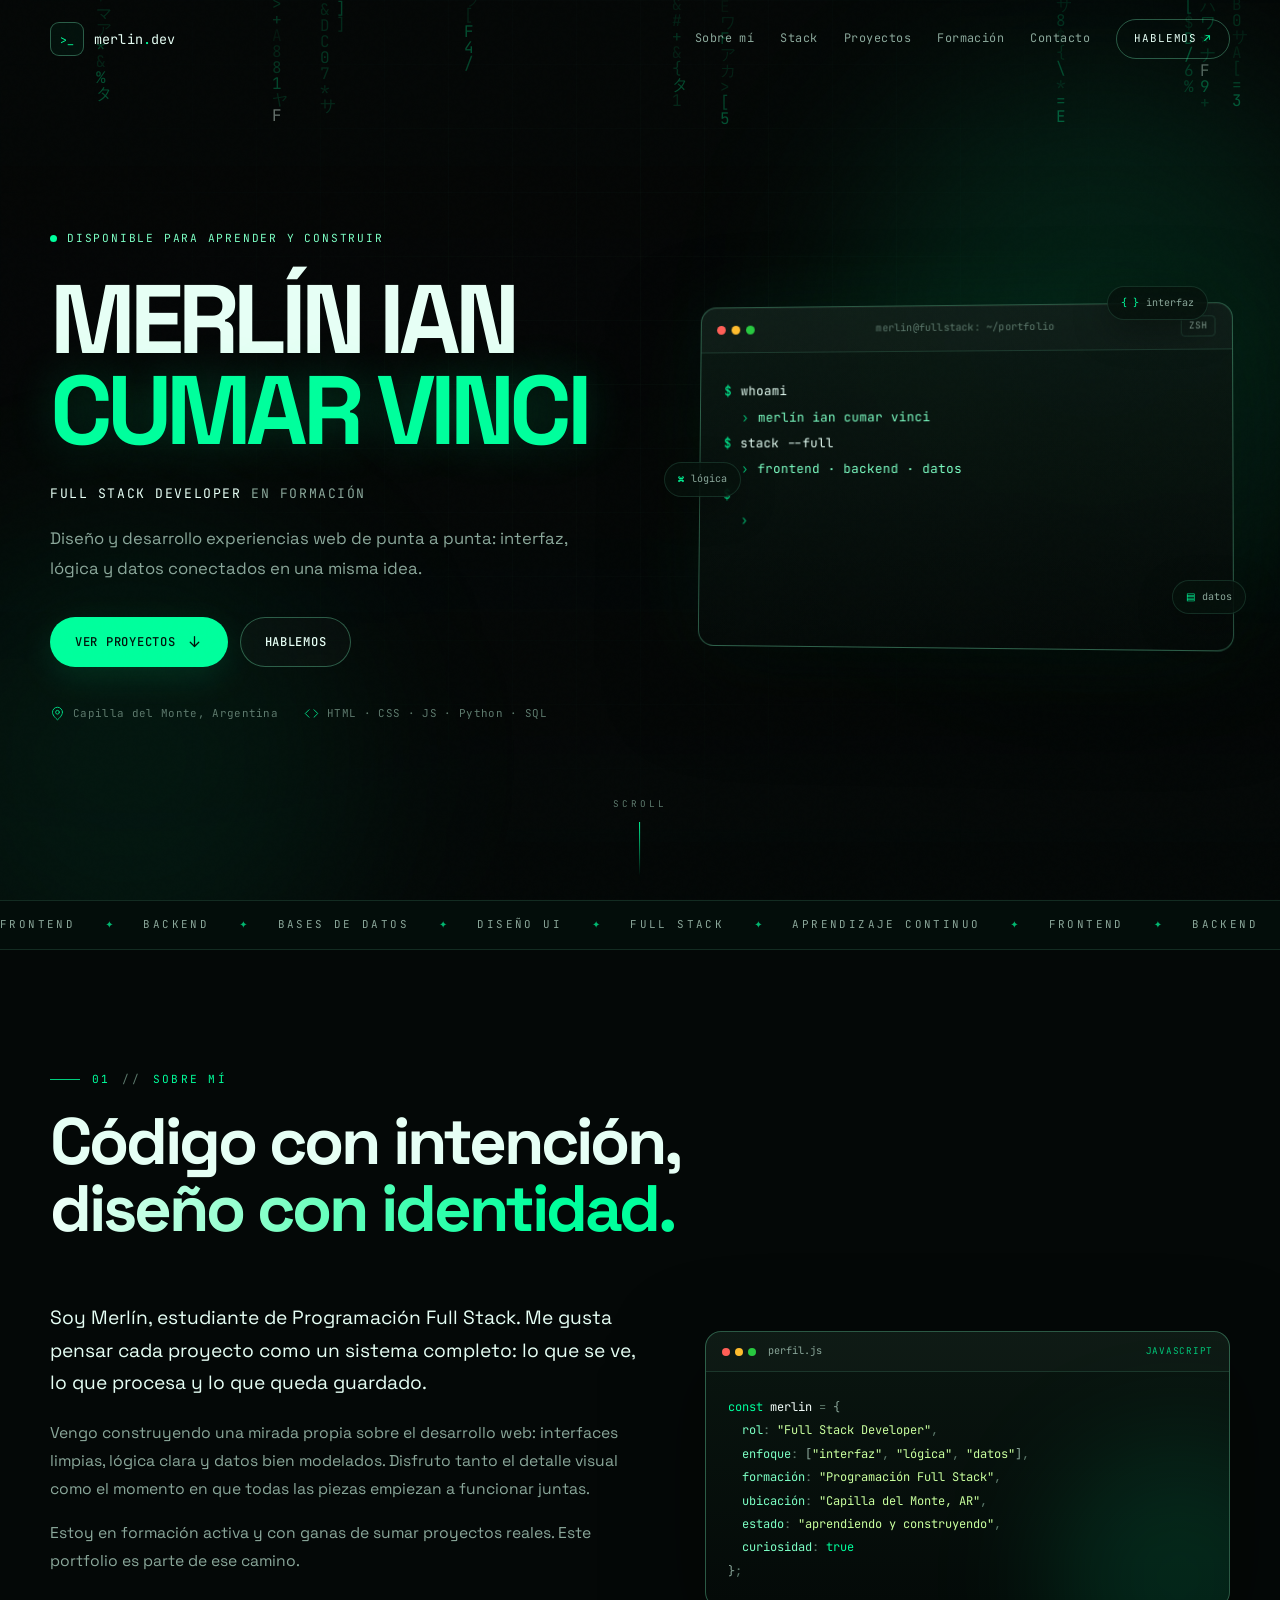
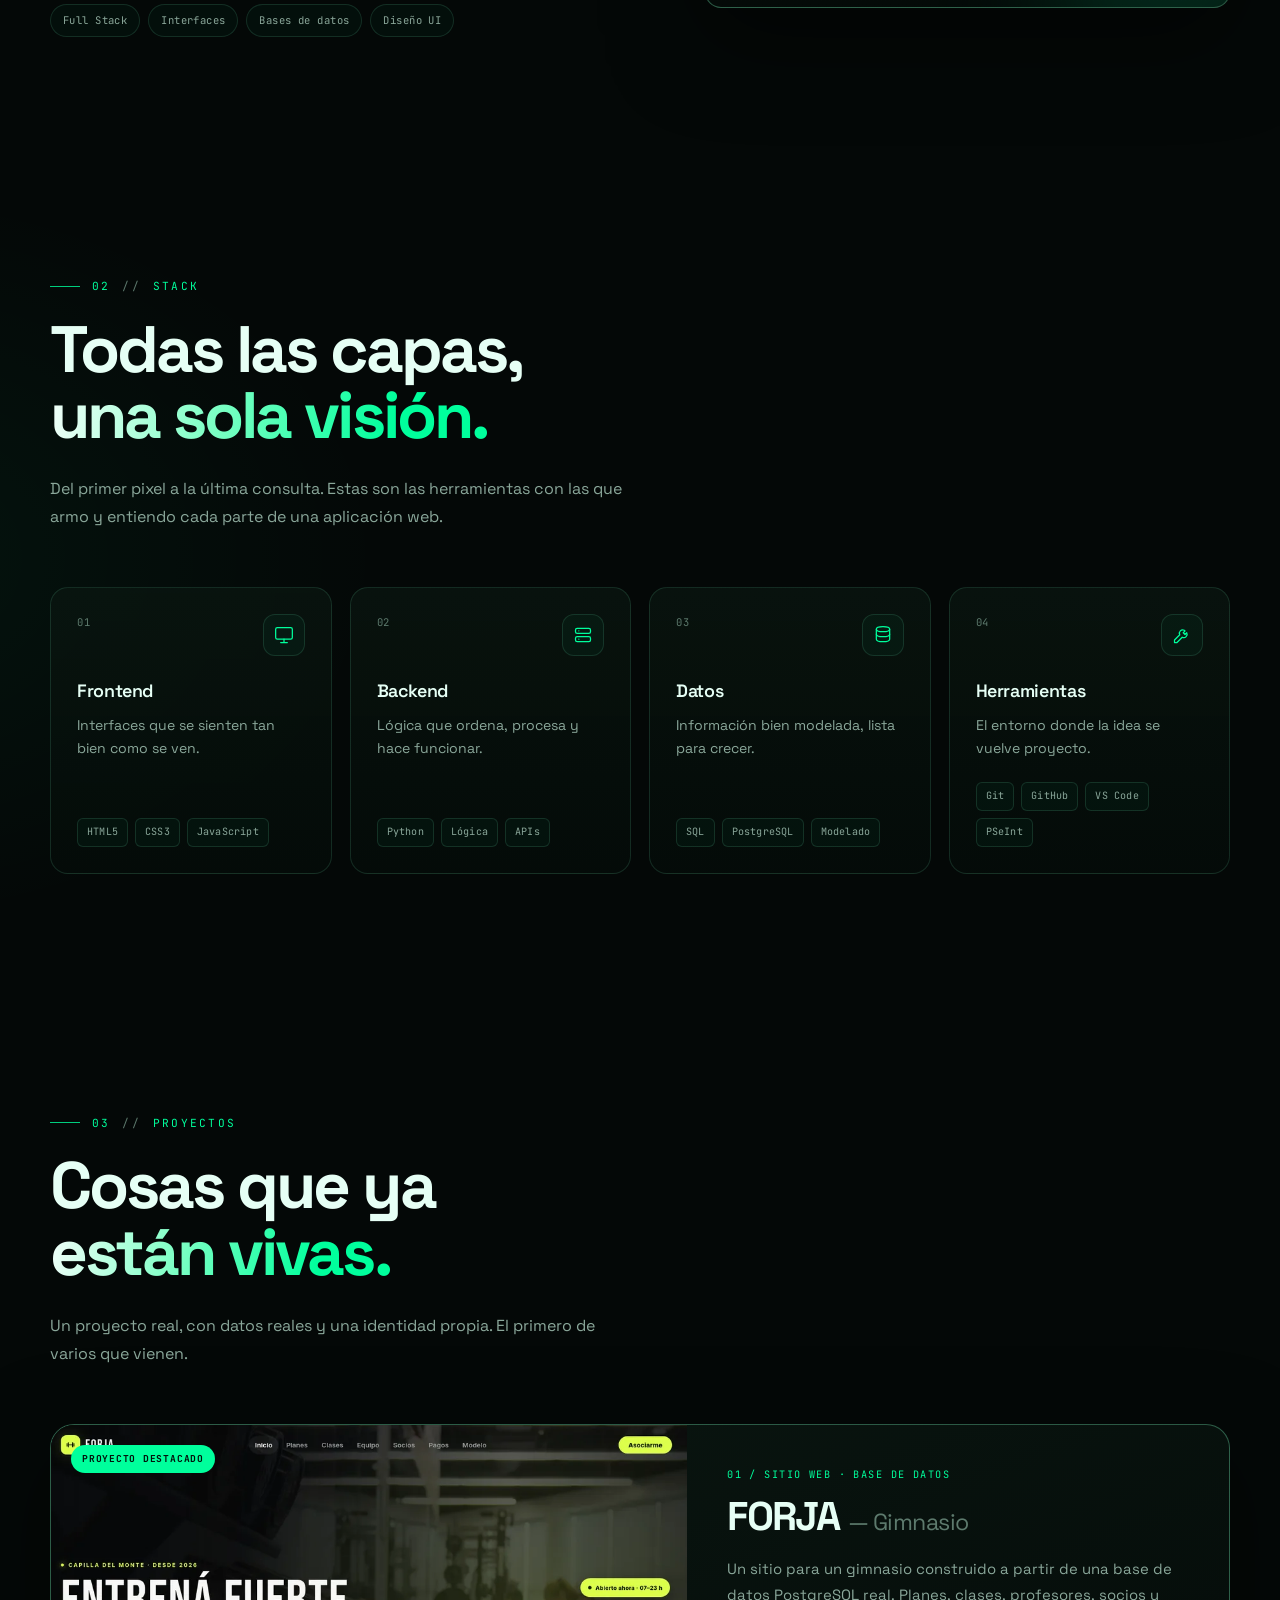
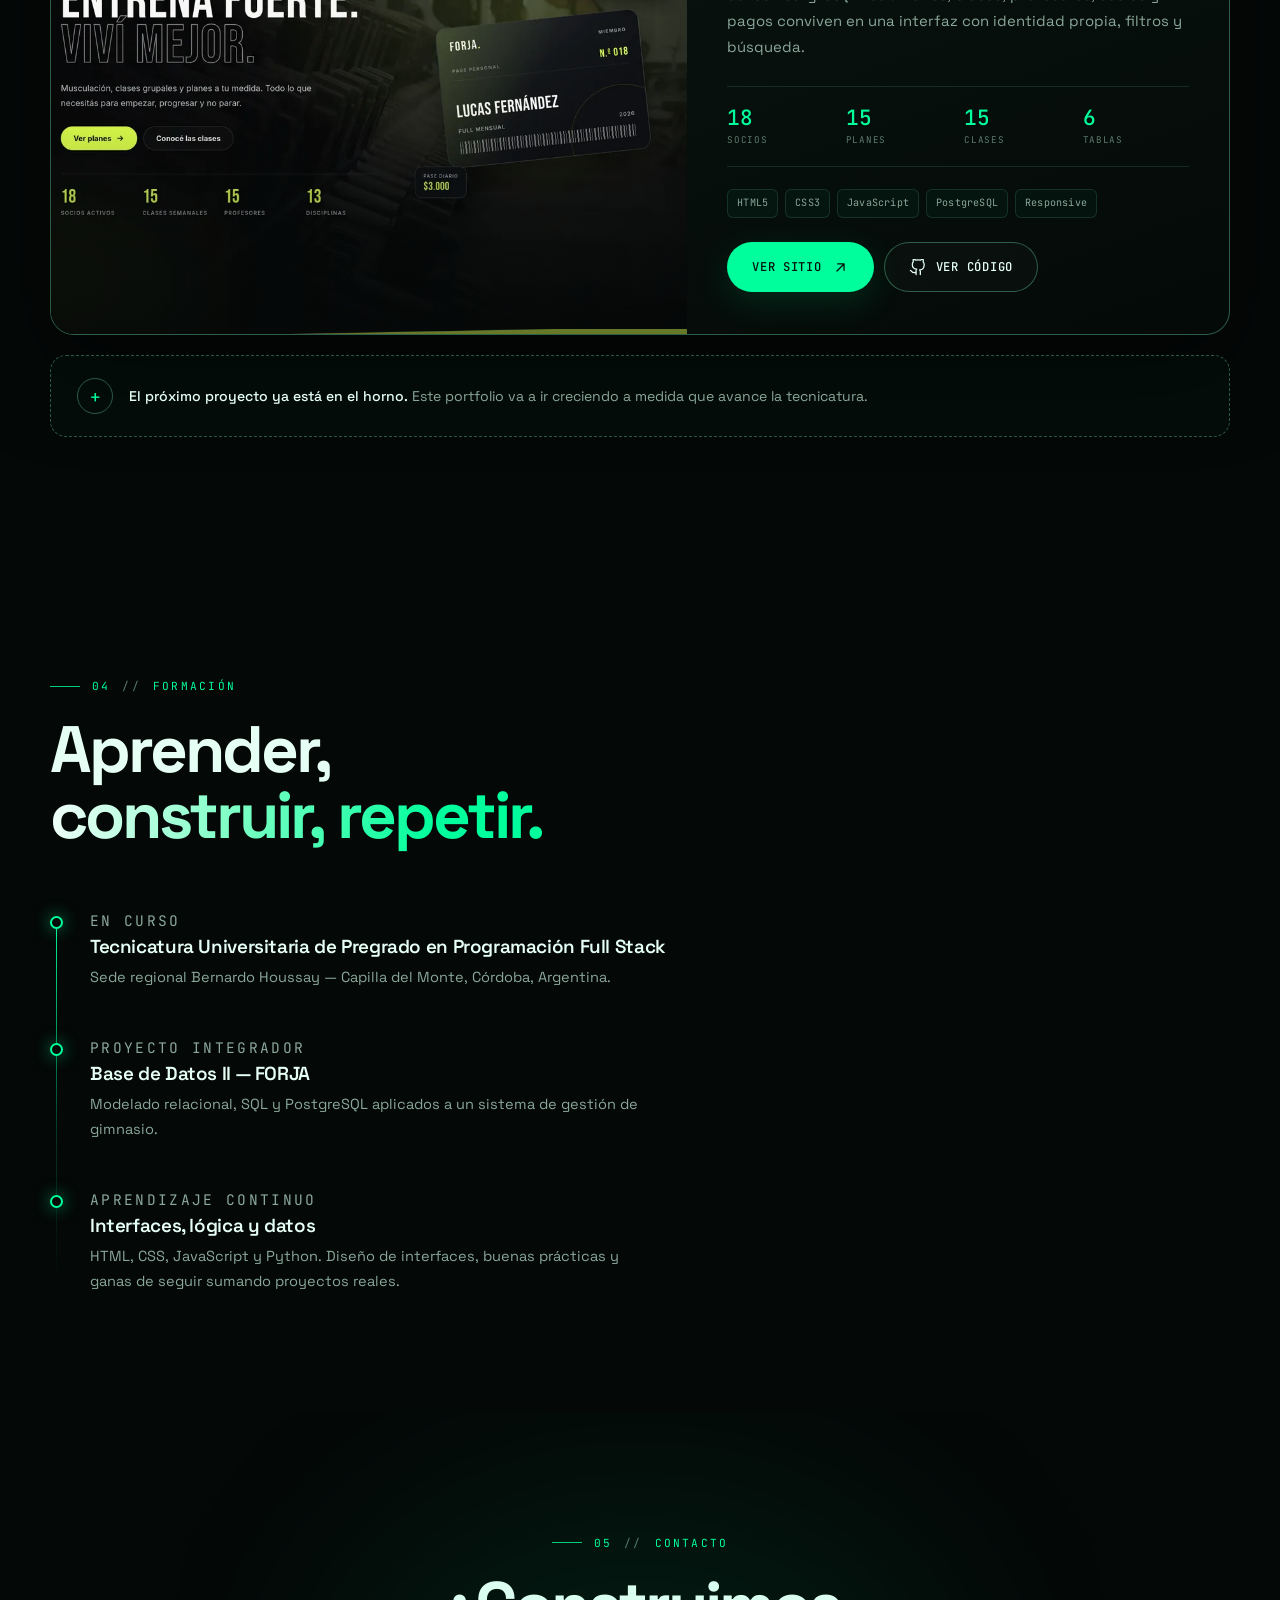
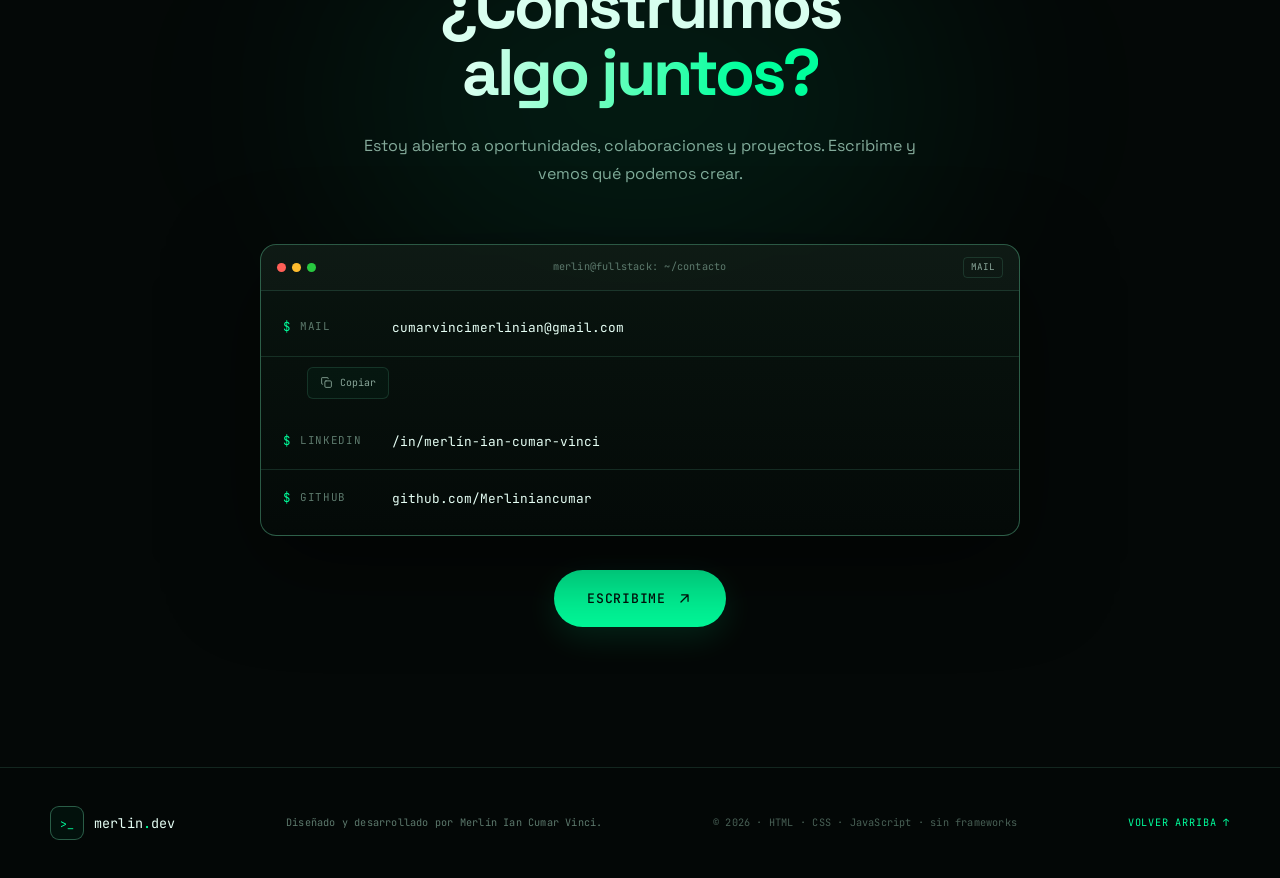
<file: index.html>
<!DOCTYPE html>
<html lang="es">
<head>
  <meta charset="UTF-8">
  <meta name="viewport" content="width=device-width, initial-scale=1.0">
  <title>Merlín Ian Cumar Vinci — Full Stack Developer</title>
  <meta name="description" content="Portfolio de Merlín Ian Cumar Vinci, Full Stack Developer en formación. Interfaces, lógica y datos conectados en una misma idea.">
  <meta name="theme-color" content="#040807">
  <meta name="author" content="Merlín Ian Cumar Vinci">

  <meta property="og:type" content="website">
  <meta property="og:url" content="https://merliniancumar.github.io/">
  <meta property="og:title" content="Merlín Ian Cumar Vinci — Full Stack Developer">
  <meta property="og:description" content="Interfaces, lógica y datos conectados en una misma idea. Portfolio de Merlín Ian Cumar Vinci.">
  <meta property="og:image" content="https://merliniancumar.github.io/assets/og-image.jpg">
  <meta name="twitter:card" content="summary_large_image">

  <link rel="icon" href="assets/favicon.svg" type="image/svg+xml">
  <link rel="preconnect" href="https://fonts.googleapis.com">
  <link rel="preconnect" href="https://fonts.gstatic.com" crossorigin>
  <link href="https://fonts.googleapis.com/css2?family=JetBrains+Mono:wght@400;500;700&family=Space+Grotesk:wght@300;400;500;600;700&display=swap" rel="stylesheet">
  <link rel="stylesheet" href="css/styles.css">
</head>
<body>
  <a class="skip-link" href="#contenido">Saltar al contenido</a>
  <div class="cursor-glow" id="cursorGlow" aria-hidden="true"></div>

  <header class="site-header" id="header">
    <div class="scroll-progress" id="scrollProgress" aria-hidden="true"></div>
    <div class="nav-shell">
      <a class="brand" href="#inicio" aria-label="Merlín Ian Cumar Vinci — inicio">
        <span class="brand-mark" aria-hidden="true">&gt;_</span>
        <span class="brand-text">merlin<span>.</span>dev</span>
      </a>

      <nav class="nav" id="nav" aria-label="Navegación principal">
        <a class="nav-link" href="#sobre-mi">Sobre mí</a>
        <a class="nav-link" href="#stack">Stack</a>
        <a class="nav-link" href="#proyectos">Proyectos</a>
        <a class="nav-link" href="#formacion">Formación</a>
        <a class="nav-link" href="#contacto">Contacto</a>
        <a class="nav-cta nav-cta-mobile" href="#contacto">Hablemos <span aria-hidden="true">↗</span></a>
      </nav>

      <a class="nav-cta nav-cta-desktop" href="#contacto">Hablemos <span aria-hidden="true">↗</span></a>

      <button class="nav-toggle" id="navToggle" type="button" aria-expanded="false" aria-controls="nav" aria-label="Abrir menú">
        <span></span><span></span><span></span>
      </button>
    </div>
  </header>

  <main id="contenido">
    <!-- ============ HERO ============ -->
    <section class="hero" id="inicio">
      <canvas class="matrix" id="matrix" aria-hidden="true"></canvas>
      <div class="hero-glow glow-a" aria-hidden="true"></div>
      <div class="hero-glow glow-b" aria-hidden="true"></div>

      <div class="hero-inner">
        <div class="hero-copy">
          <p class="eyebrow"><span class="status-dot" aria-hidden="true"></span> disponible para aprender y construir</p>

          <h1 class="hero-title">
            <span class="line">Merlín Ian</span>
            <span class="line glitch" data-text="Cumar Vinci">Cumar Vinci</span>
          </h1>

          <p class="hero-role">Full Stack Developer <span>en formación</span></p>

          <p class="hero-lead">
            Diseño y desarrollo experiencias web de punta a punta:
            interfaz, lógica y datos conectados en una misma idea.
          </p>

          <div class="hero-actions">
            <a class="btn btn-primary" href="#proyectos">
              Ver proyectos
              <svg viewBox="0 0 24 24" aria-hidden="true"><path d="M12 5v14M6 13l6 6 6-6"/></svg>
            </a>
            <a class="btn btn-ghost" href="#contacto">Hablemos</a>
          </div>

          <div class="hero-meta">
            <span>
              <svg viewBox="0 0 24 24" aria-hidden="true"><path d="M20 10c0 6-8 12-8 12S4 16 4 10a8 8 0 1 1 16 0Z"/><circle cx="12" cy="10" r="3"/></svg>
              Capilla del Monte, Argentina
            </span>
            <span>
              <svg viewBox="0 0 24 24" aria-hidden="true"><path d="m8 6-6 6 6 6M16 6l6 6-6 6"/></svg>
              HTML · CSS · JS · Python · SQL
            </span>
          </div>
        </div>

        <div class="hero-terminal" data-reveal>
          <div class="terminal">
            <div class="terminal-bar">
              <div class="terminal-dots" aria-hidden="true"><span></span><span></span><span></span></div>
              <span class="terminal-title">merlin@fullstack: ~/portfolio</span>
              <span class="terminal-badge">zsh</span>
            </div>
            <div class="terminal-body" id="terminalBody">
              <div class="term-line" data-kind="cmd" data-text="whoami"><span class="prompt">$</span><span class="term-content">whoami</span></div>
              <div class="term-line" data-kind="out" data-text="merlín ian cumar vinci"><span class="term-content">merlín ian cumar vinci</span></div>
              <div class="term-line" data-kind="cmd" data-text="stack --full"><span class="prompt">$</span><span class="term-content">stack --full</span></div>
              <div class="term-line" data-kind="out" data-text="frontend · backend · datos"><span class="term-content">frontend · backend · datos</span></div>
              <div class="term-line" data-kind="cmd" data-text="status"><span class="prompt">$</span><span class="term-content">status</span></div>
              <div class="term-line" data-kind="out" data-text="en formación · construyendo"><span class="term-content">en formación · construyendo</span></div>
            </div>
          </div>

          <div class="terminal-float float-1" aria-hidden="true"><span>{ }</span> interfaz</div>
          <div class="terminal-float float-2" aria-hidden="true"><span>⌘</span> lógica</div>
          <div class="terminal-float float-3" aria-hidden="true"><span>▤</span> datos</div>
        </div>
      </div>

      <a class="scroll-hint" href="#sobre-mi">
        <span>scroll</span>
        <span class="scroll-line" aria-hidden="true"></span>
      </a>
    </section>

    <!-- ============ MARQUEE ============ -->
    <div class="marquee" aria-hidden="true">
      <div class="marquee-track">
        <span>FRONTEND</span><i>✦</i><span>BACKEND</span><i>✦</i><span>BASES DE DATOS</span><i>✦</i><span>DISEÑO UI</span><i>✦</i><span>FULL STACK</span><i>✦</i><span>APRENDIZAJE CONTINUO</span><i>✦</i>
        <span>FRONTEND</span><i>✦</i><span>BACKEND</span><i>✦</i><span>BASES DE DATOS</span><i>✦</i><span>DISEÑO UI</span><i>✦</i><span>FULL STACK</span><i>✦</i><span>APRENDIZAJE CONTINUO</span><i>✦</i>
      </div>
    </div>

    <!-- ============ SOBRE MÍ ============ -->
    <section class="section" id="sobre-mi">
      <div class="section-head" data-reveal>
        <p class="section-label">01 <span>//</span> sobre mí</p>
        <h2>Código con intención,<br><span class="grad">diseño con identidad.</span></h2>
      </div>

      <div class="about-grid">
        <div class="about-copy" data-reveal>
          <p class="lead">
            Soy Merlín, estudiante de Programación Full Stack. Me gusta pensar cada
            proyecto como un sistema completo: lo que se ve, lo que procesa y lo que
            queda guardado.
          </p>
          <p>
            Vengo construyendo una mirada propia sobre el desarrollo web: interfaces
            limpias, lógica clara y datos bien modelados. Disfruto tanto el detalle
            visual como el momento en que todas las piezas empiezan a funcionar juntas.
          </p>
          <p>
            Estoy en formación activa y con ganas de sumar proyectos reales. Este
            portfolio es parte de ese camino.
          </p>

          <div class="about-tags" aria-label="Áreas de interés">
            <span>Full Stack</span>
            <span>Interfaces</span>
            <span>Bases de datos</span>
            <span>Diseño UI</span>
          </div>
        </div>

        <div class="code-card" data-reveal style="--delay:120ms">
          <div class="code-card-bar">
            <span class="code-dots" aria-hidden="true"><i></i><i></i><i></i></span>
            <span class="code-file">perfil.js</span>
            <span class="code-lang">JavaScript</span>
          </div>
          <pre><code><span class="tok-key">const</span> <span class="tok-var">merlin</span> <span class="tok-op">=</span> <span class="tok-brace">{</span>
  <span class="tok-prop">rol</span><span class="tok-op">:</span> <span class="tok-str">"Full Stack Developer"</span><span class="tok-op">,</span>
  <span class="tok-prop">enfoque</span><span class="tok-op">:</span> <span class="tok-brace">[</span><span class="tok-str">"interfaz"</span><span class="tok-op">,</span> <span class="tok-str">"lógica"</span><span class="tok-op">,</span> <span class="tok-str">"datos"</span><span class="tok-brace">]</span><span class="tok-op">,</span>
  <span class="tok-prop">formación</span><span class="tok-op">:</span> <span class="tok-str">"Programación Full Stack"</span><span class="tok-op">,</span>
  <span class="tok-prop">ubicación</span><span class="tok-op">:</span> <span class="tok-str">"Capilla del Monte, AR"</span><span class="tok-op">,</span>
  <span class="tok-prop">estado</span><span class="tok-op">:</span> <span class="tok-str">"aprendiendo y construyendo"</span><span class="tok-op">,</span>
  <span class="tok-prop">curiosidad</span><span class="tok-op">:</span> <span class="tok-key">true</span>
<span class="tok-brace">}</span><span class="tok-op">;</span></code></pre>
          <div class="code-card-glow" aria-hidden="true"></div>
        </div>
      </div>
    </section>

    <!-- ============ STACK ============ -->
    <section class="section" id="stack">
      <div class="section-head" data-reveal>
        <p class="section-label">02 <span>//</span> stack</p>
        <h2>Todas las capas,<br><span class="grad">una sola visión.</span></h2>
        <p class="section-sub">
          Del primer pixel a la última consulta. Estas son las herramientas con las
          que armo y entiendo cada parte de una aplicación web.
        </p>
      </div>

      <div class="stack-grid">
        <article class="layer-card glow-card" data-reveal>
          <div class="layer-top">
            <span class="layer-num">01</span>
            <span class="layer-icon" aria-hidden="true">
              <svg viewBox="0 0 24 24"><rect x="2" y="3" width="20" height="14" rx="2"/><path d="M8 21h8M12 17v4"/></svg>
            </span>
          </div>
          <h3>Frontend</h3>
          <p>Interfaces que se sienten tan bien como se ven.</p>
          <div class="chips"><span>HTML5</span><span>CSS3</span><span>JavaScript</span></div>
        </article>

        <article class="layer-card glow-card" data-reveal style="--delay:80ms">
          <div class="layer-top">
            <span class="layer-num">02</span>
            <span class="layer-icon" aria-hidden="true">
              <svg viewBox="0 0 24 24"><rect x="3" y="4" width="18" height="6" rx="2"/><rect x="3" y="14" width="18" height="6" rx="2"/><path d="M7 7h.01M7 17h.01"/></svg>
            </span>
          </div>
          <h3>Backend</h3>
          <p>Lógica que ordena, procesa y hace funcionar.</p>
          <div class="chips"><span>Python</span><span>Lógica</span><span>APIs</span></div>
        </article>

        <article class="layer-card glow-card" data-reveal style="--delay:160ms">
          <div class="layer-top">
            <span class="layer-num">03</span>
            <span class="layer-icon" aria-hidden="true">
              <svg viewBox="0 0 24 24"><ellipse cx="12" cy="5" rx="8" ry="3"/><path d="M4 5v6c0 1.7 3.6 3 8 3s8-1.3 8-3V5"/><path d="M4 11v6c0 1.7 3.6 3 8 3s8-1.3 8-3v-6"/></svg>
            </span>
          </div>
          <h3>Datos</h3>
          <p>Información bien modelada, lista para crecer.</p>
          <div class="chips"><span>SQL</span><span>PostgreSQL</span><span>Modelado</span></div>
        </article>

        <article class="layer-card glow-card" data-reveal style="--delay:240ms">
          <div class="layer-top">
            <span class="layer-num">04</span>
            <span class="layer-icon" aria-hidden="true">
              <svg viewBox="0 0 24 24"><path d="M14.7 6.3a4 4 0 0 0-5.4 5.4L3 18v3h3l6.3-6.3a4 4 0 0 0 5.4-5.4l-2.1 2.1-2.1-2.1 2.2-2.2Z"/></svg>
            </span>
          </div>
          <h3>Herramientas</h3>
          <p>El entorno donde la idea se vuelve proyecto.</p>
          <div class="chips"><span>Git</span><span>GitHub</span><span>VS Code</span><span>PSeInt</span></div>
        </article>
      </div>
    </section>

    <!-- ============ PROYECTOS ============ -->
    <section class="section" id="proyectos">
      <div class="section-head" data-reveal>
        <p class="section-label">03 <span>//</span> proyectos</p>
        <h2>Cosas que ya<br><span class="grad">están vivas.</span></h2>
        <p class="section-sub">
          Un proyecto real, con datos reales y una identidad propia. El primero de
          varios que vienen.
        </p>
      </div>

      <article class="project-card" data-reveal>
        <a class="project-media" href="forja-gym/" target="_blank" rel="noopener" aria-label="Abrir el sitio FORJA">
          <img src="assets/forja-preview.webp" alt="Vista previa del sitio de FORJA: portada oscura con tipografía grande y acento lima" width="1280" height="800" loading="lazy">
          <span class="project-badge">Proyecto destacado</span>
          <span class="project-overlay"><span>Abrir sitio <span aria-hidden="true">↗</span></span></span>
        </a>

        <div class="project-body">
          <p class="project-kicker">01 / Sitio web · Base de datos</p>
          <h3>FORJA <span>— Gimnasio</span></h3>
          <p class="project-desc">
            Un sitio para un gimnasio construido a partir de una base de datos
            PostgreSQL real. Planes, clases, profesores, socios y pagos conviven en
            una interfaz con identidad propia, filtros y búsqueda.
          </p>

          <div class="project-stats" aria-label="Datos del proyecto">
            <div><strong data-count="18">18</strong><span>socios</span></div>
            <div><strong data-count="15">15</strong><span>planes</span></div>
            <div><strong data-count="15">15</strong><span>clases</span></div>
            <div><strong data-count="6">6</strong><span>tablas</span></div>
          </div>

          <div class="chips">
            <span>HTML5</span><span>CSS3</span><span>JavaScript</span><span>PostgreSQL</span><span>Responsive</span>
          </div>

          <div class="project-actions">
            <a class="btn btn-primary" href="forja-gym/" target="_blank" rel="noopener">
              Ver sitio
              <svg viewBox="0 0 24 24" aria-hidden="true"><path d="M7 17 17 7M8 7h9v9"/></svg>
            </a>
            <a class="btn btn-ghost" href="https://github.com/Merliniancumar/forja-gym" target="_blank" rel="noopener">
              <svg viewBox="0 0 24 24" aria-hidden="true"><path d="M9 19c-5 1.5-5-2.5-7-3m14 6v-3.9a3.4 3.4 0 0 0-.9-2.6c3-.3 6.2-1.5 6.2-6.7A5.2 5.2 0 0 0 19.9 4a4.9 4.9 0 0 0-.1-3.7s-1.1-.3-3.6 1.3a12.3 12.3 0 0 0-6.4 0C7.3.1 6.2.4 6.2.4A4.9 4.9 0 0 0 6.1 4a5.2 5.2 0 0 0-1.4 3.6c0 5.2 3.2 6.4 6.2 6.7a3.4 3.4 0 0 0-.9 2.6V22"/></svg>
              Ver código
            </a>
          </div>
        </div>
      </article>

      <div class="next-project" data-reveal>
        <span class="next-icon" aria-hidden="true">+</span>
        <p><strong>El próximo proyecto ya está en el horno.</strong> Este portfolio va a ir creciendo a medida que avance la tecnicatura.</p>
      </div>
    </section>

    <!-- ============ FORMACIÓN ============ -->
    <section class="section" id="formacion">
      <div class="section-head" data-reveal>
        <p class="section-label">04 <span>//</span> formación</p>
        <h2>Aprender,<br><span class="grad">construir, repetir.</span></h2>
      </div>

      <div class="timeline">
        <article class="timeline-item" data-reveal>
          <span class="timeline-dot" aria-hidden="true"></span>
          <p class="timeline-meta">En curso</p>
          <h3>Tecnicatura Universitaria de Pregrado en Programación Full Stack</h3>
          <p>Sede regional Bernardo Houssay — Capilla del Monte, Córdoba, Argentina.</p>
        </article>

        <article class="timeline-item" data-reveal style="--delay:100ms">
          <span class="timeline-dot" aria-hidden="true"></span>
          <p class="timeline-meta">Proyecto integrador</p>
          <h3>Base de Datos II — FORJA</h3>
          <p>Modelado relacional, SQL y PostgreSQL aplicados a un sistema de gestión de gimnasio.</p>
        </article>

        <article class="timeline-item" data-reveal style="--delay:200ms">
          <span class="timeline-dot" aria-hidden="true"></span>
          <p class="timeline-meta">Aprendizaje continuo</p>
          <h3>Interfaces, lógica y datos</h3>
          <p>HTML, CSS, JavaScript y Python. Diseño de interfaces, buenas prácticas y ganas de seguir sumando proyectos reales.</p>
        </article>
      </div>
    </section>

    <!-- ============ CONTACTO ============ -->
    <section class="section contact" id="contacto">
      <div class="contact-glow" aria-hidden="true"></div>

      <div class="section-head section-head-center" data-reveal>
        <p class="section-label">05 <span>//</span> contacto</p>
        <h2>¿Construimos<br><span class="grad">algo juntos?</span></h2>
        <p class="section-sub">
          Estoy abierto a oportunidades, colaboraciones y proyectos.
          Escribime y vemos qué podemos crear.
        </p>
      </div>

      <div class="contact-terminal" data-reveal style="--delay:120ms">
        <div class="terminal-bar">
          <div class="terminal-dots" aria-hidden="true"><span></span><span></span><span></span></div>
          <span class="terminal-title">merlin@fullstack: ~/contacto</span>
          <span class="terminal-badge">mail</span>
        </div>

        <div class="contact-lines">
          <a class="contact-line" href="mailto:cumarvincimerlinian@gmail.com">
            <span class="prompt">$</span>
            <span class="contact-key">mail</span>
            <span class="contact-value">cumarvincimerlinian@gmail.com</span>
            <span class="contact-arrow" aria-hidden="true">↗</span>
          </a>
          <button class="copy-btn" type="button" data-copy="cumarvincimerlinian@gmail.com" aria-label="Copiar email">
            <svg viewBox="0 0 24 24" aria-hidden="true"><rect x="9" y="9" width="12" height="12" rx="2"/><path d="M5 15H4a1 1 0 0 1-1-1V4a1 1 0 0 1 1-1h10a1 1 0 0 1 1 1v1"/></svg>
            <span>Copiar</span>
          </button>

          <a class="contact-line" href="https://www.linkedin.com/in/merl%C3%ADn-ian-cumar-vinci-883287391/" target="_blank" rel="noopener">
            <span class="prompt">$</span>
            <span class="contact-key">linkedin</span>
            <span class="contact-value">/in/merlín-ian-cumar-vinci</span>
            <span class="contact-arrow" aria-hidden="true">↗</span>
          </a>

          <a class="contact-line" href="https://github.com/Merliniancumar" target="_blank" rel="noopener">
            <span class="prompt">$</span>
            <span class="contact-key">github</span>
            <span class="contact-value">github.com/Merliniancumar</span>
            <span class="contact-arrow" aria-hidden="true">↗</span>
          </a>
        </div>
      </div>

      <a class="btn btn-primary btn-lg" href="mailto:cumarvincimerlinian@gmail.com" data-reveal style="--delay:200ms">
        Escribime
        <svg viewBox="0 0 24 24" aria-hidden="true"><path d="M7 17 17 7M8 7h9v9"/></svg>
      </a>
    </section>
  </main>

  <footer class="footer">
    <div class="footer-inner">
      <a class="brand" href="#inicio" aria-label="Volver al inicio">
        <span class="brand-mark" aria-hidden="true">&gt;_</span>
        <span class="brand-text">merlin<span>.</span>dev</span>
      </a>
      <p class="footer-copy">Diseñado y desarrollado por Merlín Ian Cumar Vinci.</p>
      <p class="footer-meta">© 2026 · HTML · CSS · JavaScript · sin frameworks</p>
      <a class="to-top" href="#inicio">Volver arriba <span aria-hidden="true">↑</span></a>
    </div>
  </footer>

  <div class="toast" id="toast" role="status" aria-live="polite"></div>

  <script src="js/app.js"></script>
</body>
</html>
</file>
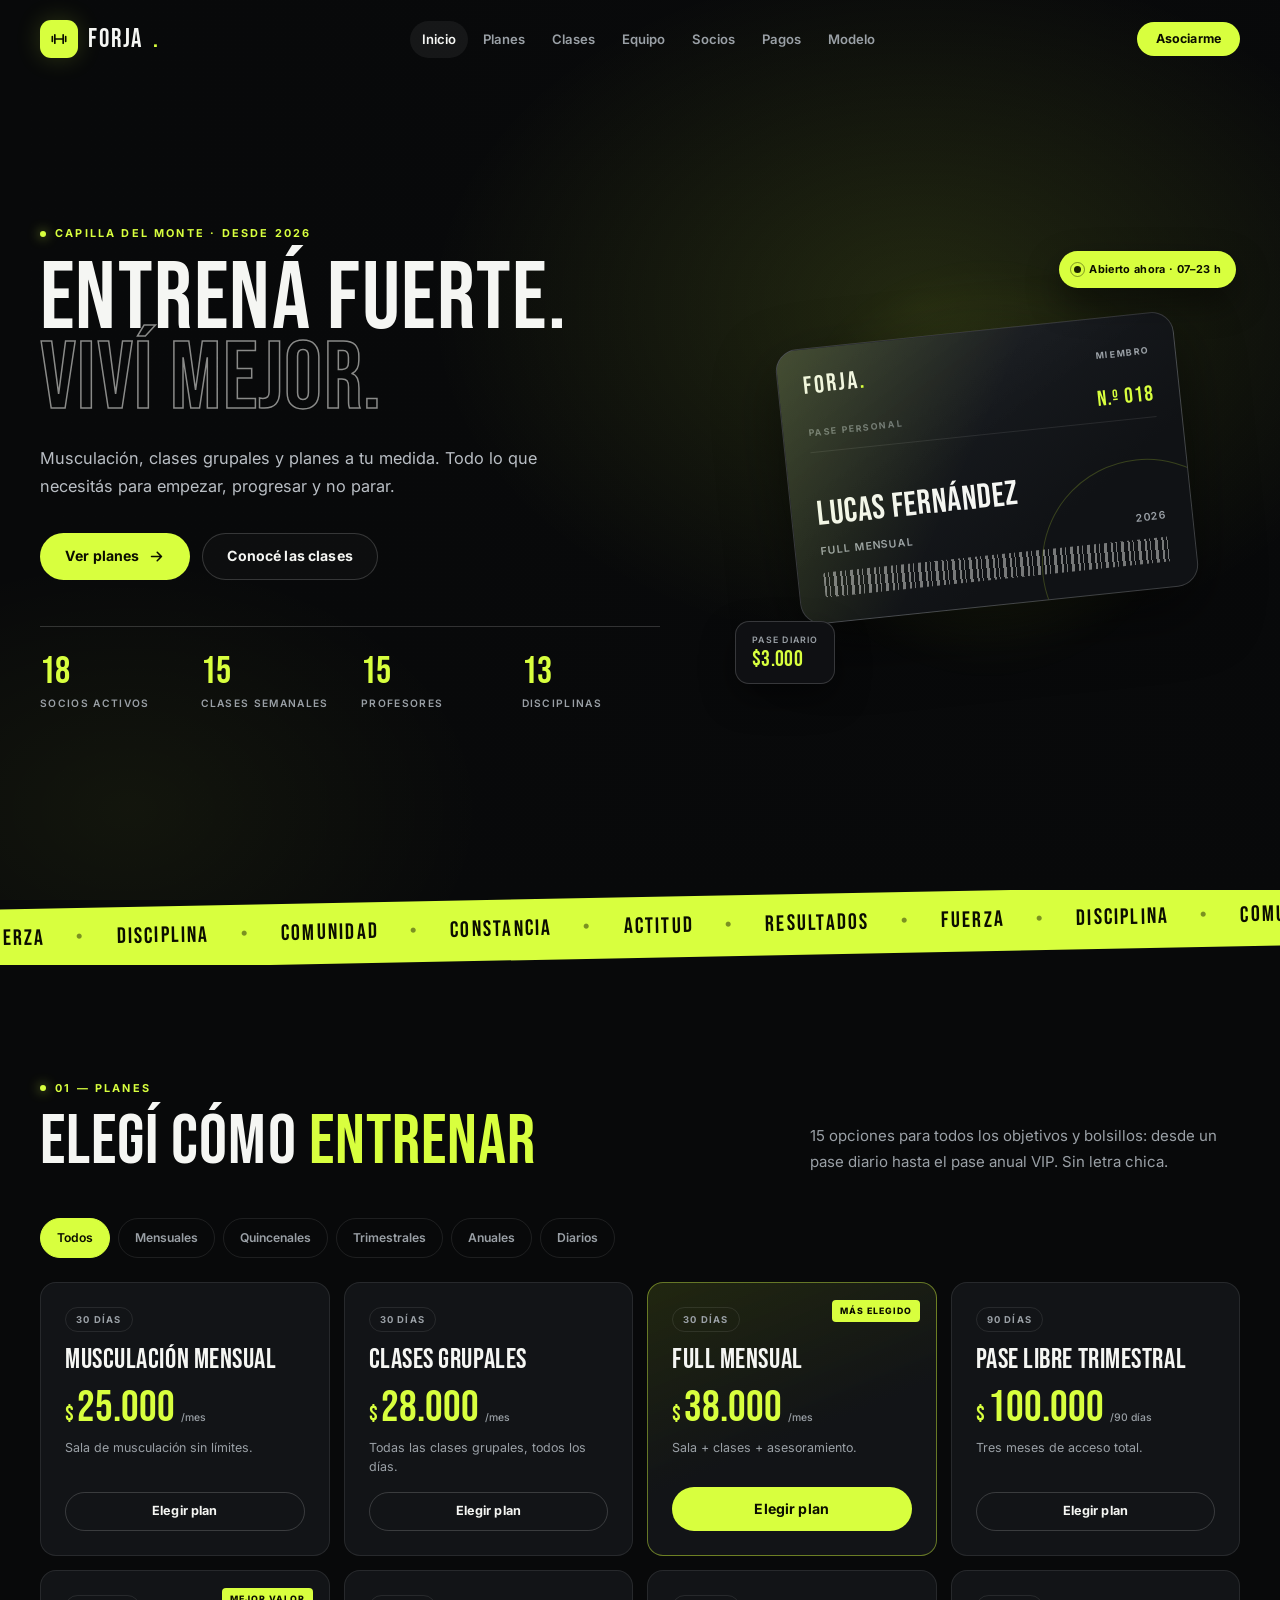
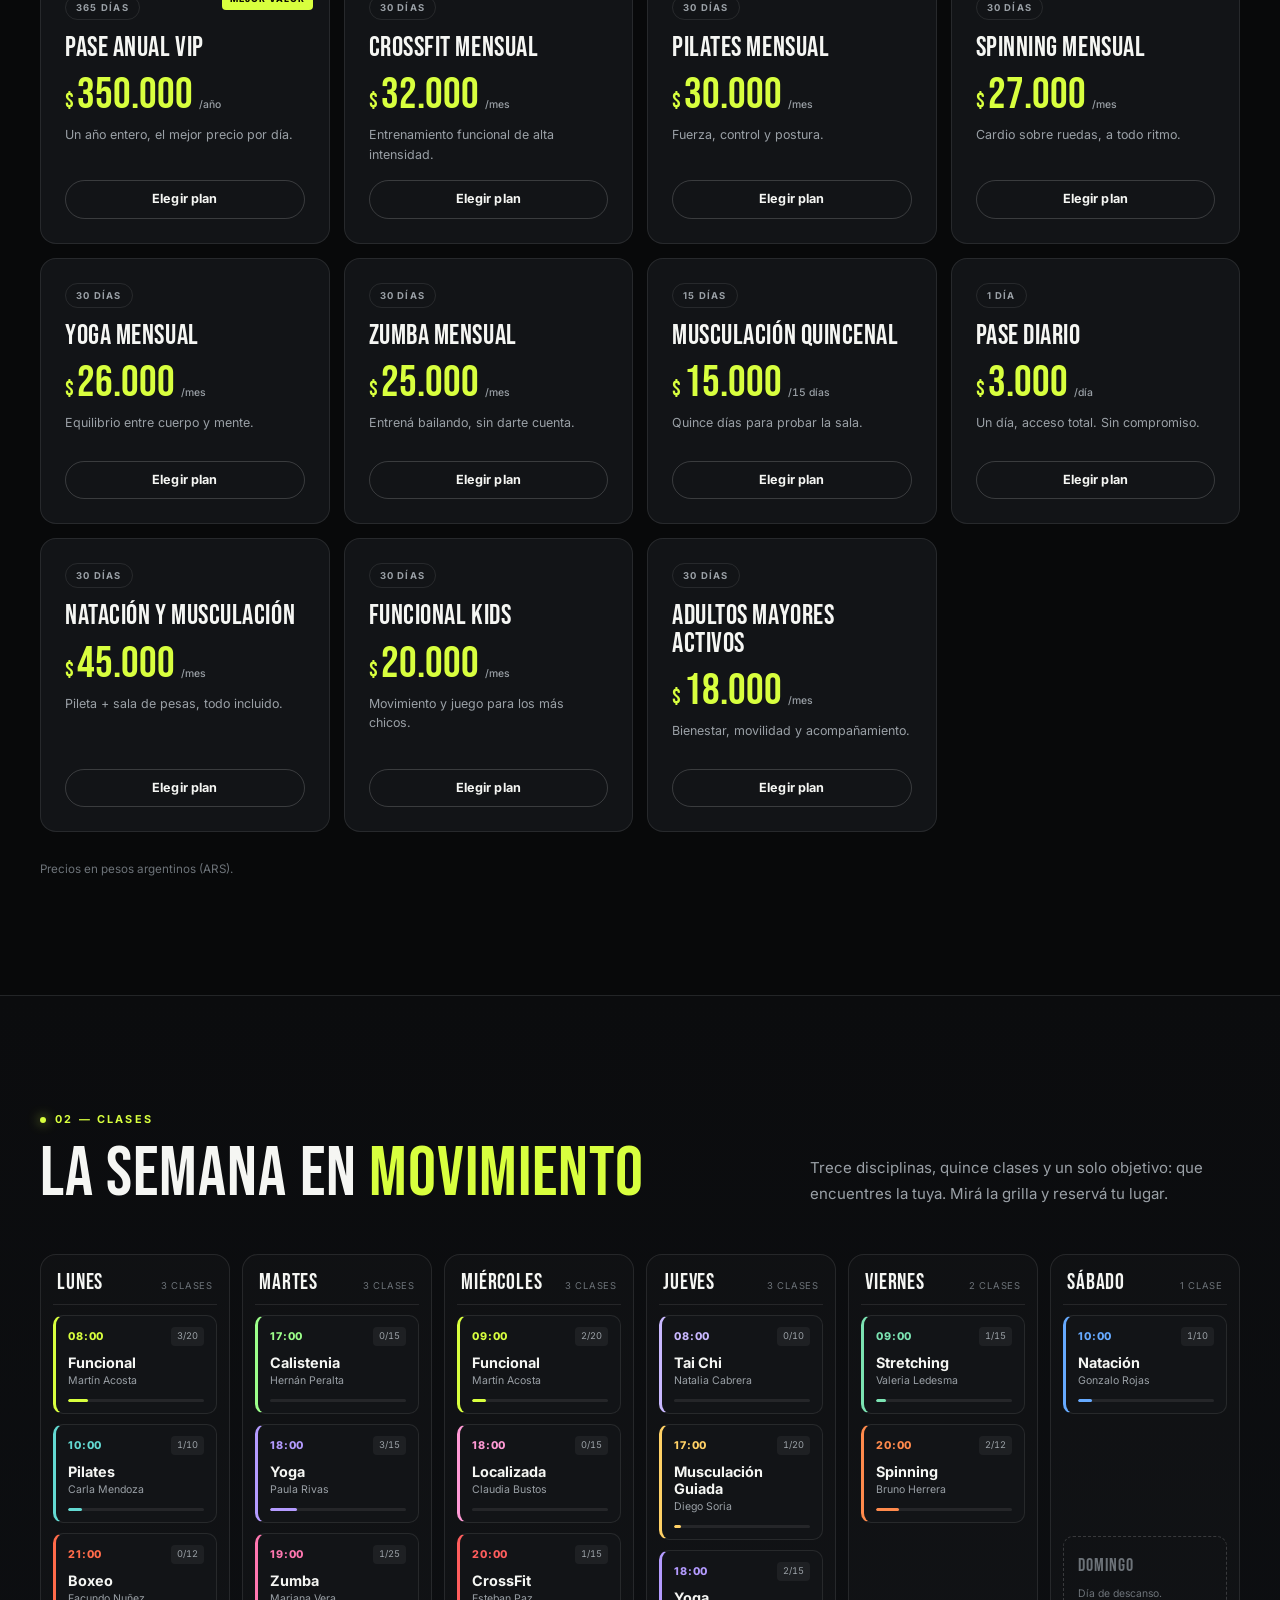
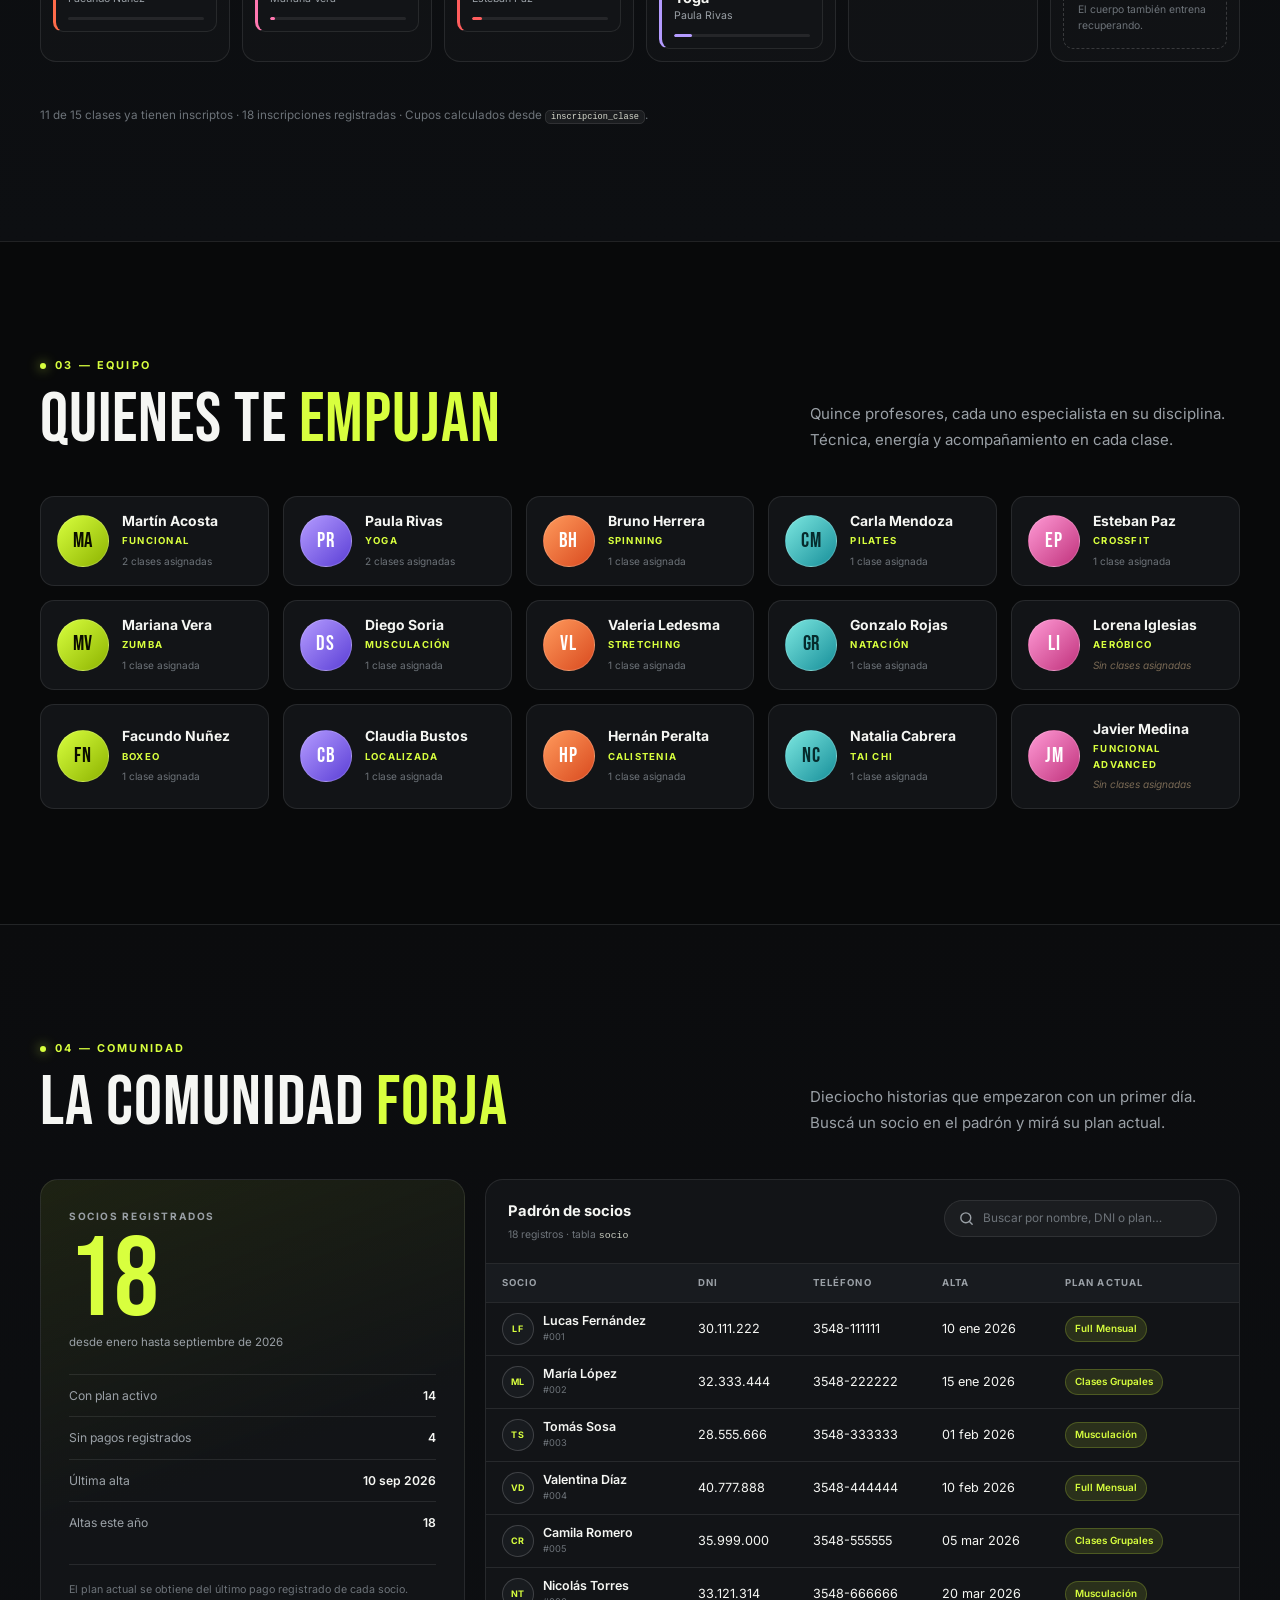
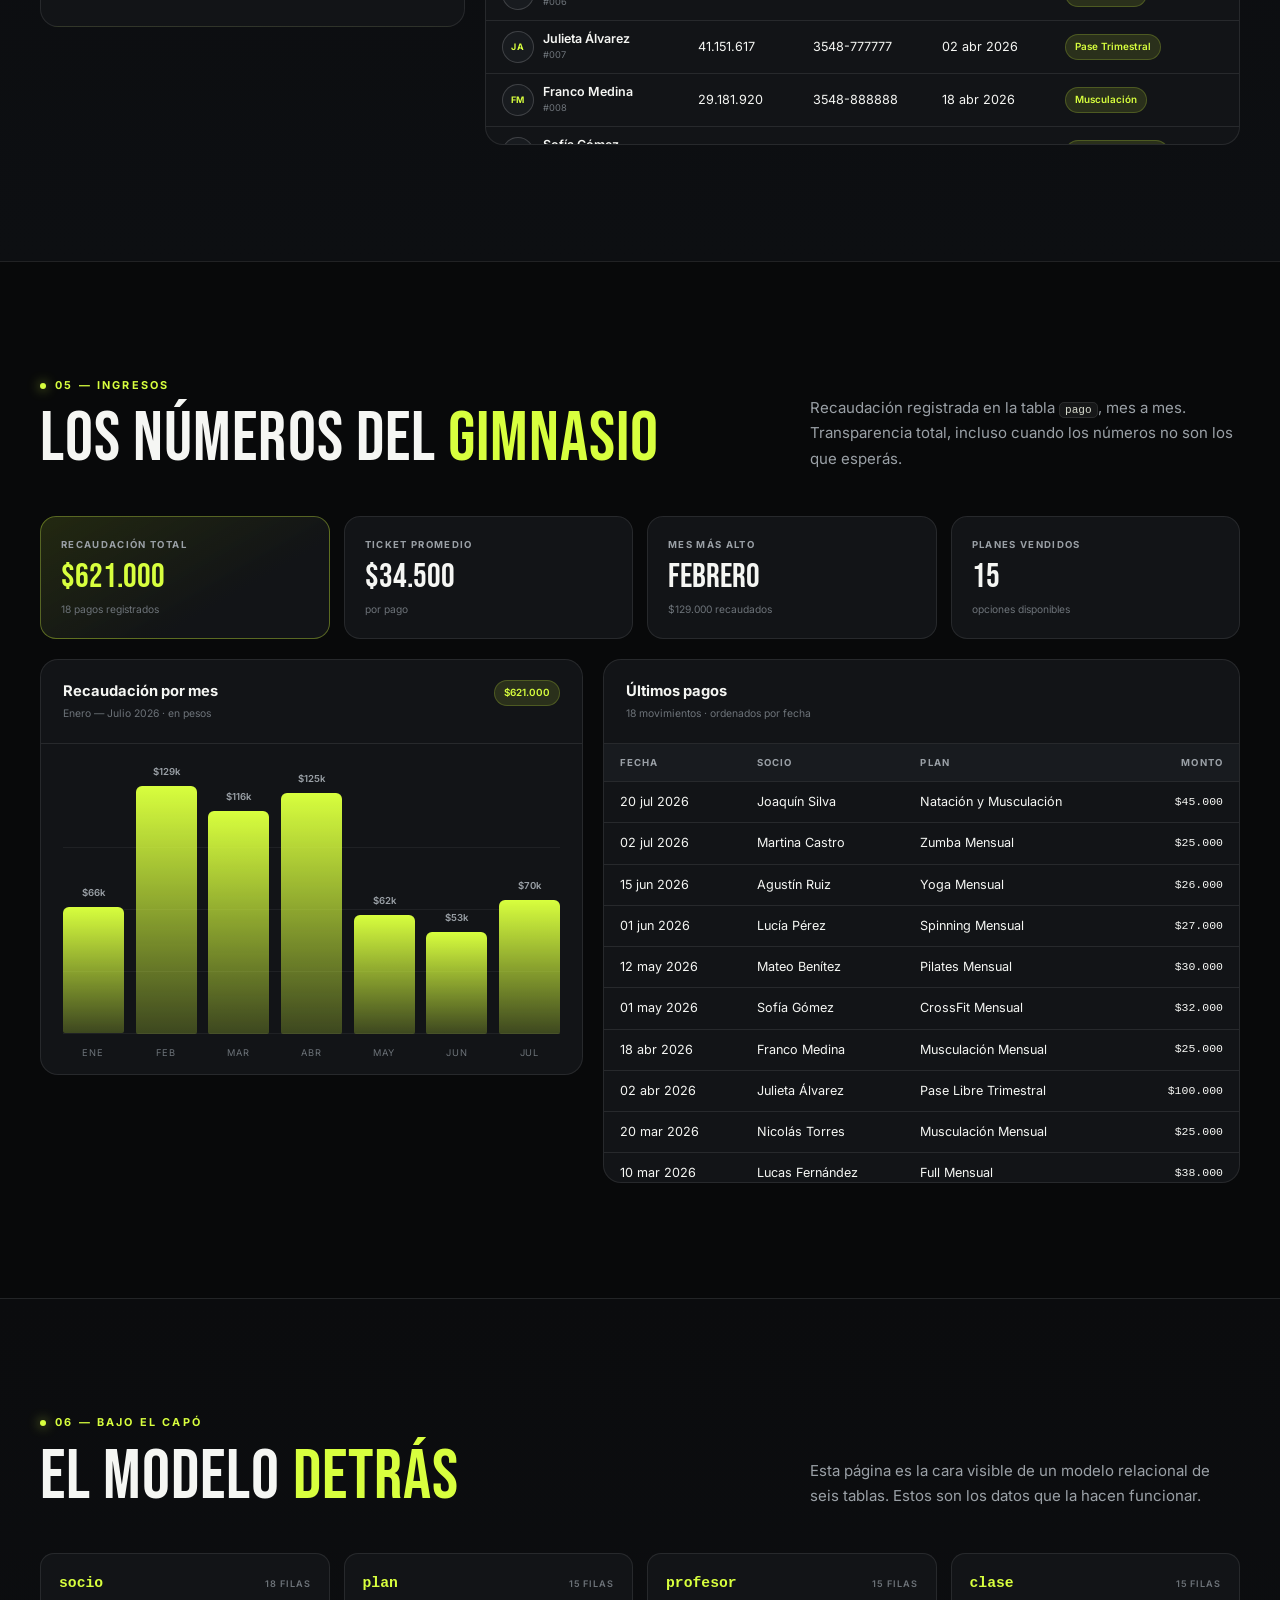
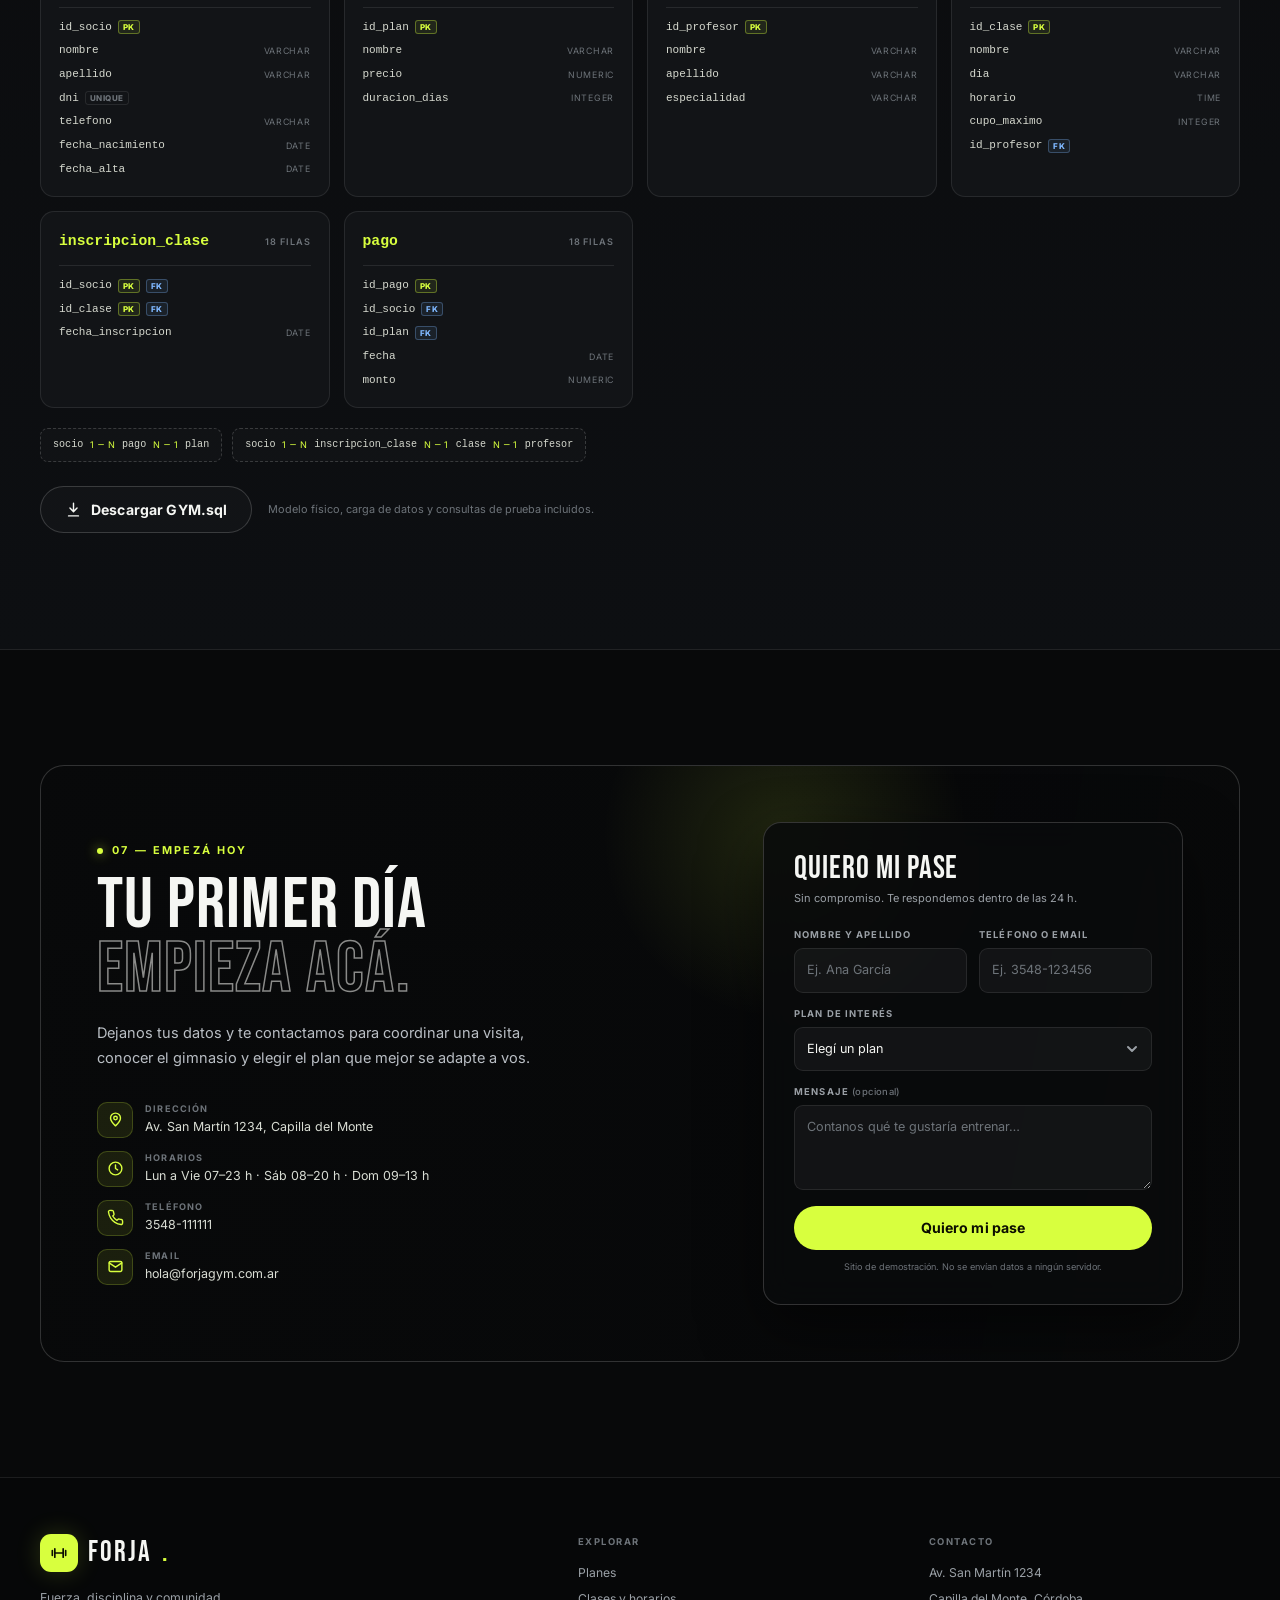
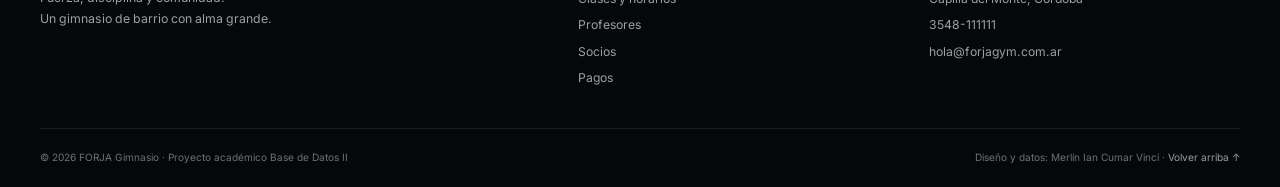
<file: forja-gym/index.html>
<!DOCTYPE html>
<html lang="es">
<head>
  <meta charset="UTF-8">
  <meta name="viewport" content="width=device-width, initial-scale=1.0">
  <meta name="theme-color" content="#08090a">
  <meta name="description" content="FORJA Gimnasio — Musculación, clases grupales y planes a tu medida.">
  <title>FORJA — Gimnasio | Fuerza, disciplina y comunidad</title>

  <link rel="icon" href="data:image/svg+xml,%3Csvg xmlns='http://www.w3.org/2000/svg' viewBox='0 0 64 64'%3E%3Crect width='64' height='64' rx='14' fill='%23d8ff3e'/%3E%3Cpath d='M20 46V18h24v7H28v5h13v7H28v9z' fill='%230a0c00'/%3E%3C/svg%3E">
  <link rel="preconnect" href="https://fonts.googleapis.com">
  <link rel="preconnect" href="https://fonts.gstatic.com" crossorigin>
  <link href="https://fonts.googleapis.com/css2?family=Bebas+Neue&family=Inter:wght@400;500;600;700;800&display=swap" rel="stylesheet">
  <link rel="stylesheet" href="css/styles.css">
</head>
<body>

  <!-- ================= HEADER ================= -->
  <header class="site-header" id="top">
    <div class="container nav">
      <a class="brand" href="#inicio" aria-label="FORJA Gimnasio, ir al inicio">
        <span class="brand-mark" aria-hidden="true">
          <svg viewBox="0 0 24 24" width="20" height="20" fill="none" stroke="currentColor" stroke-width="2" stroke-linecap="round">
            <path d="M4 9v6M7 7v10M17 7v10M20 9v6M7 12h10"/>
          </svg>
        </span>
        FORJA<span class="brand-dot">.</span>
      </a>

      <nav class="nav-links" id="navLinks" aria-label="Navegación principal">
        <a href="#inicio">Inicio</a>
        <a href="#planes">Planes</a>
        <a href="#clases">Clases</a>
        <a href="#profesores">Equipo</a>
        <a href="#socios">Socios</a>
        <a href="#pagos">Pagos</a>
        <a href="#modelo">Modelo</a>
      </nav>

      <a class="btn btn-accent btn-sm nav-cta" href="#contacto">Asociarme</a>

      <button class="nav-toggle" id="navToggle" type="button" aria-label="Abrir menú" aria-expanded="false" aria-controls="navLinks">
        <span></span><span></span><span></span>
      </button>
    </div>
  </header>

  <main>

    <!-- ================= HERO ================= -->
    <section class="hero" id="inicio">
      <div class="hero-bg" aria-hidden="true"></div>

      <div class="container hero-inner">
        <div class="hero-copy reveal">
          <p class="eyebrow"><span class="dot"></span> Capilla del Monte · Desde 2026</p>

          <h1>Entrená fuerte.<br><span class="outline">Viví mejor.</span></h1>

          <p class="hero-text">
            Musculación, clases grupales y planes a tu medida. Todo lo que necesitás
            para empezar, progresar y no parar.
          </p>

          <div class="hero-actions">
            <a class="btn btn-accent" href="#planes">
              Ver planes
              <svg viewBox="0 0 24 24" width="17" height="17" fill="none" stroke="currentColor" stroke-width="2.2" stroke-linecap="round" stroke-linejoin="round" aria-hidden="true">
                <path d="M5 12h14M13 6l6 6-6 6"/>
              </svg>
            </a>
            <a class="btn btn-ghost" href="#clases">Conocé las clases</a>
          </div>

          <ul class="hero-stats">
            <li><strong data-count="18">18</strong><span>socios activos</span></li>
            <li><strong data-count="15">15</strong><span>clases semanales</span></li>
            <li><strong data-count="15">15</strong><span>profesores</span></li>
            <li><strong data-count="13">13</strong><span>disciplinas</span></li>
          </ul>
        </div>

        <div class="hero-visual reveal" aria-hidden="true">
          <div class="float-chip float-chip-open"><span class="pulse"></span> Abierto ahora · 07–23 h</div>

          <div class="pass">
            <div class="pass-top">
              <span class="pass-brand">FORJA<span>.</span></span>
              <span class="pass-type">Miembro</span>
            </div>

            <div class="pass-mid">
              <span class="pass-kicker">Pase personal</span>
              <strong class="pass-id">N.º 018</strong>
            </div>

            <p class="pass-name">Lucas Fernández</p>

            <div class="pass-foot">
              <span>Full Mensual</span>
              <span>2026</span>
            </div>

            <div class="barcode"></div>
          </div>

          <div class="float-chip float-chip-price">
            <span>Pase diario</span>
            <strong>$3.000</strong>
          </div>
        </div>
      </div>
    </section>

    <!-- ================= MARQUEE ================= -->
    <div class="marquee-wrap" aria-hidden="true">
      <div class="marquee">
        <div class="marquee-track">
          <div class="marquee-group">
            <span>Fuerza</span><i>•</i><span>Disciplina</span><i>•</i><span>Comunidad</span><i>•</i><span>Constancia</span><i>•</i><span>Actitud</span><i>•</i><span>Resultados</span><i>•</i>
          </div>
          <div class="marquee-group">
            <span>Fuerza</span><i>•</i><span>Disciplina</span><i>•</i><span>Comunidad</span><i>•</i><span>Constancia</span><i>•</i><span>Actitud</span><i>•</i><span>Resultados</span><i>•</i>
          </div>
        </div>
      </div>
    </div>

    <!-- ================= PLANES ================= -->
    <section class="section" id="planes">
      <div class="container">
        <div class="section-head">
          <div>
            <p class="eyebrow"><span class="dot"></span> 01 — Planes</p>
            <h2>Elegí cómo <span class="accent">entrenar</span></h2>
          </div>
          <p class="section-lead">
            15 opciones para todos los objetivos y bolsillos: desde un pase diario
            hasta el pase anual VIP. Sin letra chica.
          </p>
        </div>

        <div class="filters" role="group" aria-label="Filtrar planes por duración">
          <button class="chip is-active" type="button" data-filter="all" aria-pressed="true">Todos</button>
          <button class="chip" type="button" data-filter="mensual" aria-pressed="false">Mensuales</button>
          <button class="chip" type="button" data-filter="quincenal" aria-pressed="false">Quincenales</button>
          <button class="chip" type="button" data-filter="trimestral" aria-pressed="false">Trimestrales</button>
          <button class="chip" type="button" data-filter="anual" aria-pressed="false">Anuales</button>
          <button class="chip" type="button" data-filter="diario" aria-pressed="false">Diarios</button>
        </div>

        <div class="plans-grid" id="plansGrid">

          <article class="plan-card reveal" data-cat="mensual">
            <div class="plan-top"><span class="plan-duration">30 días</span></div>
            <h3>Musculación Mensual</h3>
            <p class="plan-price"><span class="currency">$</span>25.000<small>/mes</small></p>
            <p class="plan-note">Sala de musculación sin límites.</p>
            <a class="btn btn-outline btn-block" href="#contacto" data-plan="Musculación Mensual">Elegir plan</a>
          </article>

          <article class="plan-card reveal" data-cat="mensual">
            <div class="plan-top"><span class="plan-duration">30 días</span></div>
            <h3>Clases Grupales</h3>
            <p class="plan-price"><span class="currency">$</span>28.000<small>/mes</small></p>
            <p class="plan-note">Todas las clases grupales, todos los días.</p>
            <a class="btn btn-outline btn-block" href="#contacto" data-plan="Clases Grupales Mensual">Elegir plan</a>
          </article>

          <article class="plan-card is-featured reveal" data-cat="mensual">
            <span class="plan-badge">Más elegido</span>
            <div class="plan-top"><span class="plan-duration">30 días</span></div>
            <h3>Full Mensual</h3>
            <p class="plan-price"><span class="currency">$</span>38.000<small>/mes</small></p>
            <p class="plan-note">Sala + clases + asesoramiento.</p>
            <a class="btn btn-accent btn-block" href="#contacto" data-plan="Full Mensual">Elegir plan</a>
          </article>

          <article class="plan-card reveal" data-cat="trimestral">
            <div class="plan-top"><span class="plan-duration">90 días</span></div>
            <h3>Pase Libre Trimestral</h3>
            <p class="plan-price"><span class="currency">$</span>100.000<small>/90 días</small></p>
            <p class="plan-note">Tres meses de acceso total.</p>
            <a class="btn btn-outline btn-block" href="#contacto" data-plan="Pase Libre Trimestral">Elegir plan</a>
          </article>

          <article class="plan-card reveal" data-cat="anual">
            <span class="plan-badge">Mejor valor</span>
            <div class="plan-top"><span class="plan-duration">365 días</span></div>
            <h3>Pase Anual VIP</h3>
            <p class="plan-price"><span class="currency">$</span>350.000<small>/año</small></p>
            <p class="plan-note">Un año entero, el mejor precio por día.</p>
            <a class="btn btn-outline btn-block" href="#contacto" data-plan="Pase Anual VIP">Elegir plan</a>
          </article>

          <article class="plan-card reveal" data-cat="mensual">
            <div class="plan-top"><span class="plan-duration">30 días</span></div>
            <h3>CrossFit Mensual</h3>
            <p class="plan-price"><span class="currency">$</span>32.000<small>/mes</small></p>
            <p class="plan-note">Entrenamiento funcional de alta intensidad.</p>
            <a class="btn btn-outline btn-block" href="#contacto" data-plan="CrossFit Mensual">Elegir plan</a>
          </article>

          <article class="plan-card reveal" data-cat="mensual">
            <div class="plan-top"><span class="plan-duration">30 días</span></div>
            <h3>Pilates Mensual</h3>
            <p class="plan-price"><span class="currency">$</span>30.000<small>/mes</small></p>
            <p class="plan-note">Fuerza, control y postura.</p>
            <a class="btn btn-outline btn-block" href="#contacto" data-plan="Pilates Mensual">Elegir plan</a>
          </article>

          <article class="plan-card reveal" data-cat="mensual">
            <div class="plan-top"><span class="plan-duration">30 días</span></div>
            <h3>Spinning Mensual</h3>
            <p class="plan-price"><span class="currency">$</span>27.000<small>/mes</small></p>
            <p class="plan-note">Cardio sobre ruedas, a todo ritmo.</p>
            <a class="btn btn-outline btn-block" href="#contacto" data-plan="Spinning Mensual">Elegir plan</a>
          </article>

          <article class="plan-card reveal" data-cat="mensual">
            <div class="plan-top"><span class="plan-duration">30 días</span></div>
            <h3>Yoga Mensual</h3>
            <p class="plan-price"><span class="currency">$</span>26.000<small>/mes</small></p>
            <p class="plan-note">Equilibrio entre cuerpo y mente.</p>
            <a class="btn btn-outline btn-block" href="#contacto" data-plan="Yoga Mensual">Elegir plan</a>
          </article>

          <article class="plan-card reveal" data-cat="mensual">
            <div class="plan-top"><span class="plan-duration">30 días</span></div>
            <h3>Zumba Mensual</h3>
            <p class="plan-price"><span class="currency">$</span>25.000<small>/mes</small></p>
            <p class="plan-note">Entrená bailando, sin darte cuenta.</p>
            <a class="btn btn-outline btn-block" href="#contacto" data-plan="Zumba Mensual">Elegir plan</a>
          </article>

          <article class="plan-card reveal" data-cat="quincenal">
            <div class="plan-top"><span class="plan-duration">15 días</span></div>
            <h3>Musculación Quincenal</h3>
            <p class="plan-price"><span class="currency">$</span>15.000<small>/15 días</small></p>
            <p class="plan-note">Quince días para probar la sala.</p>
            <a class="btn btn-outline btn-block" href="#contacto" data-plan="Musculación Quincenal">Elegir plan</a>
          </article>

          <article class="plan-card reveal" data-cat="diario">
            <div class="plan-top"><span class="plan-duration">1 día</span></div>
            <h3>Pase Diario</h3>
            <p class="plan-price"><span class="currency">$</span>3.000<small>/día</small></p>
            <p class="plan-note">Un día, acceso total. Sin compromiso.</p>
            <a class="btn btn-outline btn-block" href="#contacto" data-plan="Pase Diario">Elegir plan</a>
          </article>

          <article class="plan-card reveal" data-cat="mensual">
            <div class="plan-top"><span class="plan-duration">30 días</span></div>
            <h3>Natación y Musculación</h3>
            <p class="plan-price"><span class="currency">$</span>45.000<small>/mes</small></p>
            <p class="plan-note">Pileta + sala de pesas, todo incluido.</p>
            <a class="btn btn-outline btn-block" href="#contacto" data-plan="Natación y Musculación">Elegir plan</a>
          </article>

          <article class="plan-card reveal" data-cat="mensual">
            <div class="plan-top"><span class="plan-duration">30 días</span></div>
            <h3>Funcional Kids</h3>
            <p class="plan-price"><span class="currency">$</span>20.000<small>/mes</small></p>
            <p class="plan-note">Movimiento y juego para los más chicos.</p>
            <a class="btn btn-outline btn-block" href="#contacto" data-plan="Funcional Kids">Elegir plan</a>
          </article>

          <article class="plan-card reveal" data-cat="mensual">
            <div class="plan-top"><span class="plan-duration">30 días</span></div>
            <h3>Adultos Mayores Activos</h3>
            <p class="plan-price"><span class="currency">$</span>18.000<small>/mes</small></p>
            <p class="plan-note">Bienestar, movilidad y acompañamiento.</p>
            <a class="btn btn-outline btn-block" href="#contacto" data-plan="Adultos Mayores Activos">Elegir plan</a>
          </article>

        </div>

        <p class="section-note">
          Precios en pesos argentinos (ARS).
        </p>
      </div>
    </section>

    <!-- ================= CLASES ================= -->
    <section class="section section-alt" id="clases">
      <div class="container">
        <div class="section-head">
          <div>
            <p class="eyebrow"><span class="dot"></span> 02 — Clases</p>
            <h2>La semana en <span class="accent">movimiento</span></h2>
          </div>
          <p class="section-lead">
            Trece disciplinas, quince clases y un solo objetivo: que encuentres
            la tuya. Mirá la grilla y reservá tu lugar.
          </p>
        </div>

        <div class="schedule-scroll">
          <div class="schedule">

            <div class="day-col">
              <div class="day-head"><span>Lunes</span><small>3 clases</small></div>

              <article class="class-card t-funcional">
                <div class="class-top"><span class="class-time">08:00</span><span class="class-spots" title="3 de 20 cupos ocupados">3/20</span></div>
                <h4>Funcional</h4>
                <p class="class-coach">Martín Acosta</p>
                <div class="meter" aria-hidden="true"><span style="width:15%"></span></div>
              </article>

              <article class="class-card t-pilates">
                <div class="class-top"><span class="class-time">10:00</span><span class="class-spots" title="1 de 10 cupos ocupados">1/10</span></div>
                <h4>Pilates</h4>
                <p class="class-coach">Carla Mendoza</p>
                <div class="meter" aria-hidden="true"><span style="width:10%"></span></div>
              </article>

              <article class="class-card t-boxeo">
                <div class="class-top"><span class="class-time">21:00</span><span class="class-spots" title="Sin inscriptos, 12 cupos libres">0/12</span></div>
                <h4>Boxeo</h4>
                <p class="class-coach">Facundo Nuñez</p>
                <div class="meter" aria-hidden="true"><span style="width:0%"></span></div>
              </article>
            </div>

            <div class="day-col">
              <div class="day-head"><span>Martes</span><small>3 clases</small></div>

              <article class="class-card t-calistenia">
                <div class="class-top"><span class="class-time">17:00</span><span class="class-spots" title="Sin inscriptos, 15 cupos libres">0/15</span></div>
                <h4>Calistenia</h4>
                <p class="class-coach">Hernán Peralta</p>
                <div class="meter" aria-hidden="true"><span style="width:0%"></span></div>
              </article>

              <article class="class-card t-yoga">
                <div class="class-top"><span class="class-time">18:00</span><span class="class-spots" title="3 de 15 cupos ocupados">3/15</span></div>
                <h4>Yoga</h4>
                <p class="class-coach">Paula Rivas</p>
                <div class="meter" aria-hidden="true"><span style="width:20%"></span></div>
              </article>

              <article class="class-card t-zumba">
                <div class="class-top"><span class="class-time">19:00</span><span class="class-spots" title="1 de 25 cupos ocupados">1/25</span></div>
                <h4>Zumba</h4>
                <p class="class-coach">Mariana Vera</p>
                <div class="meter" aria-hidden="true"><span style="width:4%"></span></div>
              </article>
            </div>

            <div class="day-col">
              <div class="day-head"><span>Miércoles</span><small>3 clases</small></div>

              <article class="class-card t-funcional">
                <div class="class-top"><span class="class-time">09:00</span><span class="class-spots" title="2 de 20 cupos ocupados">2/20</span></div>
                <h4>Funcional</h4>
                <p class="class-coach">Martín Acosta</p>
                <div class="meter" aria-hidden="true"><span style="width:10%"></span></div>
              </article>

              <article class="class-card t-localizada">
                <div class="class-top"><span class="class-time">18:00</span><span class="class-spots" title="Sin inscriptos, 15 cupos libres">0/15</span></div>
                <h4>Localizada</h4>
                <p class="class-coach">Claudia Bustos</p>
                <div class="meter" aria-hidden="true"><span style="width:0%"></span></div>
              </article>

              <article class="class-card t-crossfit">
                <div class="class-top"><span class="class-time">20:00</span><span class="class-spots" title="1 de 15 cupos ocupados">1/15</span></div>
                <h4>CrossFit</h4>
                <p class="class-coach">Esteban Paz</p>
                <div class="meter" aria-hidden="true"><span style="width:7%"></span></div>
              </article>
            </div>

            <div class="day-col">
              <div class="day-head"><span>Jueves</span><small>3 clases</small></div>

              <article class="class-card t-taichi">
                <div class="class-top"><span class="class-time">08:00</span><span class="class-spots" title="Sin inscriptos, 10 cupos libres">0/10</span></div>
                <h4>Tai Chi</h4>
                <p class="class-coach">Natalia Cabrera</p>
                <div class="meter" aria-hidden="true"><span style="width:0%"></span></div>
              </article>

              <article class="class-card t-musculacion">
                <div class="class-top"><span class="class-time">17:00</span><span class="class-spots" title="1 de 20 cupos ocupados">1/20</span></div>
                <h4>Musculación Guiada</h4>
                <p class="class-coach">Diego Soria</p>
                <div class="meter" aria-hidden="true"><span style="width:5%"></span></div>
              </article>

              <article class="class-card t-yoga">
                <div class="class-top"><span class="class-time">18:00</span><span class="class-spots" title="2 de 15 cupos ocupados">2/15</span></div>
                <h4>Yoga</h4>
                <p class="class-coach">Paula Rivas</p>
                <div class="meter" aria-hidden="true"><span style="width:13%"></span></div>
              </article>
            </div>

            <div class="day-col">
              <div class="day-head"><span>Viernes</span><small>2 clases</small></div>

              <article class="class-card t-stretching">
                <div class="class-top"><span class="class-time">09:00</span><span class="class-spots" title="1 de 15 cupos ocupados">1/15</span></div>
                <h4>Stretching</h4>
                <p class="class-coach">Valeria Ledesma</p>
                <div class="meter" aria-hidden="true"><span style="width:7%"></span></div>
              </article>

              <article class="class-card t-spinning">
                <div class="class-top"><span class="class-time">20:00</span><span class="class-spots" title="2 de 12 cupos ocupados">2/12</span></div>
                <h4>Spinning</h4>
                <p class="class-coach">Bruno Herrera</p>
                <div class="meter" aria-hidden="true"><span style="width:17%"></span></div>
              </article>
            </div>

            <div class="day-col">
              <div class="day-head"><span>Sábado</span><small>1 clase</small></div>

              <article class="class-card t-natacion">
                <div class="class-top"><span class="class-time">10:00</span><span class="class-spots" title="1 de 10 cupos ocupados">1/10</span></div>
                <h4>Natación</h4>
                <p class="class-coach">Gonzalo Rojas</p>
                <div class="meter" aria-hidden="true"><span style="width:10%"></span></div>
              </article>

              <div class="day-extra">
                <span>Domingo</span>
                <p>Día de descanso.<br>El cuerpo también entrena recuperando.</p>
              </div>
            </div>

          </div>
        </div>

        <p class="section-note">
          11 de 15 clases ya tienen inscriptos · 18 inscripciones registradas · Cupos calculados desde <code>inscripcion_clase</code>.
        </p>
      </div>
    </section>

    <!-- ================= PROFESORES ================= -->
    <section class="section" id="profesores">
      <div class="container">
        <div class="section-head">
          <div>
            <p class="eyebrow"><span class="dot"></span> 03 — Equipo</p>
            <h2>Quienes te <span class="accent">empujan</span></h2>
          </div>
          <p class="section-lead">
            Quince profesores, cada uno especialista en su disciplina.
            Técnica, energía y acompañamiento en cada clase.
          </p>
        </div>

        <div class="coaches-grid">

          <article class="coach-card reveal">
            <div class="coach-avatar">MA</div>
            <div class="coach-info">
              <h3>Martín Acosta</h3>
              <p class="coach-spec">Funcional</p>
              <p class="coach-classes">2 clases asignadas</p>
            </div>
          </article>

          <article class="coach-card reveal">
            <div class="coach-avatar">PR</div>
            <div class="coach-info">
              <h3>Paula Rivas</h3>
              <p class="coach-spec">Yoga</p>
              <p class="coach-classes">2 clases asignadas</p>
            </div>
          </article>

          <article class="coach-card reveal">
            <div class="coach-avatar">BH</div>
            <div class="coach-info">
              <h3>Bruno Herrera</h3>
              <p class="coach-spec">Spinning</p>
              <p class="coach-classes">1 clase asignada</p>
            </div>
          </article>

          <article class="coach-card reveal">
            <div class="coach-avatar">CM</div>
            <div class="coach-info">
              <h3>Carla Mendoza</h3>
              <p class="coach-spec">Pilates</p>
              <p class="coach-classes">1 clase asignada</p>
            </div>
          </article>

          <article class="coach-card reveal">
            <div class="coach-avatar">EP</div>
            <div class="coach-info">
              <h3>Esteban Paz</h3>
              <p class="coach-spec">CrossFit</p>
              <p class="coach-classes">1 clase asignada</p>
            </div>
          </article>

          <article class="coach-card reveal">
            <div class="coach-avatar">MV</div>
            <div class="coach-info">
              <h3>Mariana Vera</h3>
              <p class="coach-spec">Zumba</p>
              <p class="coach-classes">1 clase asignada</p>
            </div>
          </article>

          <article class="coach-card reveal">
            <div class="coach-avatar">DS</div>
            <div class="coach-info">
              <h3>Diego Soria</h3>
              <p class="coach-spec">Musculación</p>
              <p class="coach-classes">1 clase asignada</p>
            </div>
          </article>

          <article class="coach-card reveal">
            <div class="coach-avatar">VL</div>
            <div class="coach-info">
              <h3>Valeria Ledesma</h3>
              <p class="coach-spec">Stretching</p>
              <p class="coach-classes">1 clase asignada</p>
            </div>
          </article>

          <article class="coach-card reveal">
            <div class="coach-avatar">GR</div>
            <div class="coach-info">
              <h3>Gonzalo Rojas</h3>
              <p class="coach-spec">Natación</p>
              <p class="coach-classes">1 clase asignada</p>
            </div>
          </article>

          <article class="coach-card reveal">
            <div class="coach-avatar">LI</div>
            <div class="coach-info">
              <h3>Lorena Iglesias</h3>
              <p class="coach-spec">Aeróbico</p>
              <p class="coach-classes is-empty">Sin clases asignadas</p>
            </div>
          </article>

          <article class="coach-card reveal">
            <div class="coach-avatar">FN</div>
            <div class="coach-info">
              <h3>Facundo Nuñez</h3>
              <p class="coach-spec">Boxeo</p>
              <p class="coach-classes">1 clase asignada</p>
            </div>
          </article>

          <article class="coach-card reveal">
            <div class="coach-avatar">CB</div>
            <div class="coach-info">
              <h3>Claudia Bustos</h3>
              <p class="coach-spec">Localizada</p>
              <p class="coach-classes">1 clase asignada</p>
            </div>
          </article>

          <article class="coach-card reveal">
            <div class="coach-avatar">HP</div>
            <div class="coach-info">
              <h3>Hernán Peralta</h3>
              <p class="coach-spec">Calistenia</p>
              <p class="coach-classes">1 clase asignada</p>
            </div>
          </article>

          <article class="coach-card reveal">
            <div class="coach-avatar">NC</div>
            <div class="coach-info">
              <h3>Natalia Cabrera</h3>
              <p class="coach-spec">Tai Chi</p>
              <p class="coach-classes">1 clase asignada</p>
            </div>
          </article>

          <article class="coach-card reveal">
            <div class="coach-avatar">JM</div>
            <div class="coach-info">
              <h3>Javier Medina</h3>
              <p class="coach-spec">Funcional Advanced</p>
              <p class="coach-classes is-empty">Sin clases asignadas</p>
            </div>
          </article>

        </div>
      </div>
    </section>

    <!-- ================= SOCIOS ================= -->
    <section class="section section-alt" id="socios">
      <div class="container">
        <div class="section-head">
          <div>
            <p class="eyebrow"><span class="dot"></span> 04 — Comunidad</p>
            <h2>La comunidad <span class="accent">FORJA</span></h2>
          </div>
          <p class="section-lead">
            Dieciocho historias que empezaron con un primer día. Buscá un socio
            en el padrón y mirá su plan actual.
          </p>
        </div>

        <div class="members-grid">

          <aside class="members-summary reveal">
            <p class="summary-kicker">Socios registrados</p>
            <p class="big-number">18</p>
            <p class="summary-sub">desde enero hasta septiembre de 2026</p>

            <ul class="summary-list">
              <li><span>Con plan activo</span><strong>14</strong></li>
              <li><span>Sin pagos registrados</span><strong>4</strong></li>
              <li><span>Última alta</span><strong>10 sep 2026</strong></li>
              <li><span>Altas este año</span><strong>18</strong></li>
            </ul>

            <p class="summary-note">
              El plan actual se obtiene del último pago registrado de cada socio.
            </p>
          </aside>

          <div class="panel reveal">
            <div class="panel-head">
              <div>
                <h3>Padrón de socios</h3>
                <p>18 registros · tabla <code>socio</code></p>
              </div>

              <label class="search">
                <svg viewBox="0 0 24 24" width="17" height="17" fill="none" stroke="currentColor" stroke-width="2" stroke-linecap="round" aria-hidden="true">
                  <circle cx="11" cy="11" r="7"/><path d="m20 20-3.5-3.5"/>
                </svg>
                <span class="sr-only">Buscar socio</span>
                <input type="search" id="memberSearch" placeholder="Buscar por nombre, DNI o plan…" autocomplete="off">
              </label>
            </div>

            <div class="table-scroll">
              <table class="data-table">
                <thead>
                  <tr>
                    <th scope="col">Socio</th>
                    <th scope="col">DNI</th>
                    <th scope="col">Teléfono</th>
                    <th scope="col">Alta</th>
                    <th scope="col">Plan actual</th>
                  </tr>
                </thead>
                <tbody id="membersBody">
                  <tr>
                    <td><div class="person"><span class="avatar">LF</span><div><strong>Lucas Fernández</strong><small>#001</small></div></div></td>
                    <td>30.111.222</td>
                    <td>3548-111111</td>
                    <td>10 ene 2026</td>
                    <td><span class="badge">Full Mensual</span></td>
                  </tr>
                  <tr>
                    <td><div class="person"><span class="avatar">ML</span><div><strong>María López</strong><small>#002</small></div></div></td>
                    <td>32.333.444</td>
                    <td>3548-222222</td>
                    <td>15 ene 2026</td>
                    <td><span class="badge">Clases Grupales</span></td>
                  </tr>
                  <tr>
                    <td><div class="person"><span class="avatar">TS</span><div><strong>Tomás Sosa</strong><small>#003</small></div></div></td>
                    <td>28.555.666</td>
                    <td>3548-333333</td>
                    <td>01 feb 2026</td>
                    <td><span class="badge">Musculación</span></td>
                  </tr>
                  <tr>
                    <td><div class="person"><span class="avatar">VD</span><div><strong>Valentina Díaz</strong><small>#004</small></div></div></td>
                    <td>40.777.888</td>
                    <td>3548-444444</td>
                    <td>10 feb 2026</td>
                    <td><span class="badge">Full Mensual</span></td>
                  </tr>
                  <tr>
                    <td><div class="person"><span class="avatar">CR</span><div><strong>Camila Romero</strong><small>#005</small></div></div></td>
                    <td>35.999.000</td>
                    <td>3548-555555</td>
                    <td>05 mar 2026</td>
                    <td><span class="badge">Clases Grupales</span></td>
                  </tr>
                  <tr>
                    <td><div class="person"><span class="avatar">NT</span><div><strong>Nicolás Torres</strong><small>#006</small></div></div></td>
                    <td>33.121.314</td>
                    <td>3548-666666</td>
                    <td>20 mar 2026</td>
                    <td><span class="badge">Musculación</span></td>
                  </tr>
                  <tr>
                    <td><div class="person"><span class="avatar">JA</span><div><strong>Julieta Álvarez</strong><small>#007</small></div></div></td>
                    <td>41.151.617</td>
                    <td>3548-777777</td>
                    <td>02 abr 2026</td>
                    <td><span class="badge">Pase Trimestral</span></td>
                  </tr>
                  <tr>
                    <td><div class="person"><span class="avatar">FM</span><div><strong>Franco Medina</strong><small>#008</small></div></div></td>
                    <td>29.181.920</td>
                    <td>3548-888888</td>
                    <td>18 abr 2026</td>
                    <td><span class="badge">Musculación</span></td>
                  </tr>
                  <tr>
                    <td><div class="person"><span class="avatar">SG</span><div><strong>Sofía Gómez</strong><small>#009</small></div></div></td>
                    <td>37.222.333</td>
                    <td>3548-999999</td>
                    <td>01 may 2026</td>
                    <td><span class="badge">CrossFit Mensual</span></td>
                  </tr>
                  <tr>
                    <td><div class="person"><span class="avatar">MB</span><div><strong>Mateo Benítez</strong><small>#010</small></div></div></td>
                    <td>38.444.555</td>
                    <td>3548-101010</td>
                    <td>12 may 2026</td>
                    <td><span class="badge">Pilates Mensual</span></td>
                  </tr>
                  <tr>
                    <td><div class="person"><span class="avatar">LP</span><div><strong>Lucía Pérez</strong><small>#011</small></div></div></td>
                    <td>42.666.777</td>
                    <td>3548-121212</td>
                    <td>01 jun 2026</td>
                    <td><span class="badge">Spinning Mensual</span></td>
                  </tr>
                  <tr>
                    <td><div class="person"><span class="avatar">AR</span><div><strong>Agustín Ruiz</strong><small>#012</small></div></div></td>
                    <td>31.888.999</td>
                    <td>3548-131313</td>
                    <td>15 jun 2026</td>
                    <td><span class="badge">Yoga Mensual</span></td>
                  </tr>
                  <tr>
                    <td><div class="person"><span class="avatar">MC</span><div><strong>Martina Castro</strong><small>#013</small></div></div></td>
                    <td>39.111.333</td>
                    <td>3548-141414</td>
                    <td>02 jul 2026</td>
                    <td><span class="badge">Zumba Mensual</span></td>
                  </tr>
                  <tr>
                    <td><div class="person"><span class="avatar">JS</span><div><strong>Joaquín Silva</strong><small>#014</small></div></div></td>
                    <td>27.222.444</td>
                    <td>3548-151515</td>
                    <td>20 jul 2026</td>
                    <td><span class="badge">Natación + Musculación</span></td>
                  </tr>
                  <tr>
                    <td><div class="person"><span class="avatar">FA</span><div><strong>Florencia Acosta</strong><small>#015</small></div></div></td>
                    <td>36.333.555</td>
                    <td>3548-161616</td>
                    <td>01 ago 2026</td>
                    <td><span class="badge badge-muted">Sin plan</span></td>
                  </tr>
                  <tr>
                    <td><div class="person"><span class="avatar">FM</span><div><strong>Federico Morales</strong><small>#016</small></div></div></td>
                    <td>34.444.666</td>
                    <td>3548-171717</td>
                    <td>15 ago 2026</td>
                    <td><span class="badge badge-muted">Sin plan</span></td>
                  </tr>
                  <tr>
                    <td><div class="person"><span class="avatar">CJ</span><div><strong>Carla Jiménez</strong><small>#017</small></div></div></td>
                    <td>43.555.777</td>
                    <td>3548-181818</td>
                    <td>01 sep 2026</td>
                    <td><span class="badge badge-muted">Sin plan</span></td>
                  </tr>
                  <tr>
                    <td><div class="person"><span class="avatar">EN</span><div><strong>Esteban Navarro</strong><small>#018</small></div></div></td>
                    <td>31.666.888</td>
                    <td>3548-191919</td>
                    <td>10 sep 2026</td>
                    <td><span class="badge badge-muted">Sin plan</span></td>
                  </tr>
                </tbody>
              </table>
            </div>

            <p class="table-empty" id="membersEmpty" hidden>No se encontraron socios con esa búsqueda.</p>
          </div>

        </div>
      </div>
    </section>

    <!-- ================= PAGOS ================= -->
    <section class="section" id="pagos">
      <div class="container">
        <div class="section-head">
          <div>
            <p class="eyebrow"><span class="dot"></span> 05 — Ingresos</p>
            <h2>Los números del <span class="accent">gimnasio</span></h2>
          </div>
          <p class="section-lead">
            Recaudación registrada en la tabla <code>pago</code>, mes a mes.
            Transparencia total, incluso cuando los números no son los que esperás.
          </p>
        </div>

        <div class="stat-grid">
          <article class="stat-card stat-card-accent reveal">
            <p class="stat-label">Recaudación total</p>
            <p class="stat-value">$621.000</p>
            <p class="stat-note">18 pagos registrados</p>
          </article>
          <article class="stat-card reveal">
            <p class="stat-label">Ticket promedio</p>
            <p class="stat-value">$34.500</p>
            <p class="stat-note">por pago</p>
          </article>
          <article class="stat-card reveal">
            <p class="stat-label">Mes más alto</p>
            <p class="stat-value">Febrero</p>
            <p class="stat-note">$129.000 recaudados</p>
          </article>
          <article class="stat-card reveal">
            <p class="stat-label">Planes vendidos</p>
            <p class="stat-value">15</p>
            <p class="stat-note">opciones disponibles</p>
          </article>
        </div>

        <div class="revenue-grid">

          <div class="panel chart-panel reveal">
            <div class="panel-head">
              <div>
                <h3>Recaudación por mes</h3>
                <p>Enero — Julio 2026 · en pesos</p>
              </div>
              <span class="badge">$621.000</span>
            </div>

            <div class="chart" role="img" aria-label="Gráfico de recaudación mensual: enero 66.000, febrero 129.000, marzo 116.000, abril 125.000, mayo 62.000, junio 53.000, julio 70.000 pesos.">
              <div class="bar"><div class="bar-fill" style="--h:51%"><span title="$66.000">$66k</span></div><span class="bar-label">Ene</span></div>
              <div class="bar"><div class="bar-fill" style="--h:100%"><span title="$129.000">$129k</span></div><span class="bar-label">Feb</span></div>
              <div class="bar"><div class="bar-fill" style="--h:90%"><span title="$116.000">$116k</span></div><span class="bar-label">Mar</span></div>
              <div class="bar"><div class="bar-fill" style="--h:97%"><span title="$125.000">$125k</span></div><span class="bar-label">Abr</span></div>
              <div class="bar"><div class="bar-fill" style="--h:48%"><span title="$62.000">$62k</span></div><span class="bar-label">May</span></div>
              <div class="bar"><div class="bar-fill" style="--h:41%"><span title="$53.000">$53k</span></div><span class="bar-label">Jun</span></div>
              <div class="bar"><div class="bar-fill" style="--h:54%"><span title="$70.000">$70k</span></div><span class="bar-label">Jul</span></div>
            </div>
          </div>

          <div class="panel reveal">
            <div class="panel-head">
              <div>
                <h3>Últimos pagos</h3>
                <p>18 movimientos · ordenados por fecha</p>
              </div>
            </div>

            <div class="table-scroll table-scroll-tall">
              <table class="data-table">
                <thead>
                  <tr>
                    <th scope="col">Fecha</th>
                    <th scope="col">Socio</th>
                    <th scope="col">Plan</th>
                    <th scope="col" class="ta-right">Monto</th>
                  </tr>
                </thead>
                <tbody>
                  <tr><td>20 jul 2026</td><td>Joaquín Silva</td><td>Natación y Musculación</td><td class="ta-right mono">$45.000</td></tr>
                  <tr><td>02 jul 2026</td><td>Martina Castro</td><td>Zumba Mensual</td><td class="ta-right mono">$25.000</td></tr>
                  <tr><td>15 jun 2026</td><td>Agustín Ruiz</td><td>Yoga Mensual</td><td class="ta-right mono">$26.000</td></tr>
                  <tr><td>01 jun 2026</td><td>Lucía Pérez</td><td>Spinning Mensual</td><td class="ta-right mono">$27.000</td></tr>
                  <tr><td>12 may 2026</td><td>Mateo Benítez</td><td>Pilates Mensual</td><td class="ta-right mono">$30.000</td></tr>
                  <tr><td>01 may 2026</td><td>Sofía Gómez</td><td>CrossFit Mensual</td><td class="ta-right mono">$32.000</td></tr>
                  <tr><td>18 abr 2026</td><td>Franco Medina</td><td>Musculación Mensual</td><td class="ta-right mono">$25.000</td></tr>
                  <tr><td>02 abr 2026</td><td>Julieta Álvarez</td><td>Pase Libre Trimestral</td><td class="ta-right mono">$100.000</td></tr>
                  <tr><td>20 mar 2026</td><td>Nicolás Torres</td><td>Musculación Mensual</td><td class="ta-right mono">$25.000</td></tr>
                  <tr><td>10 mar 2026</td><td>Lucas Fernández</td><td>Full Mensual</td><td class="ta-right mono">$38.000</td></tr>
                  <tr><td>05 mar 2026</td><td>Camila Romero</td><td>Clases Grupales Mensual</td><td class="ta-right mono">$28.000</td></tr>
                  <tr><td>01 mar 2026</td><td>Tomás Sosa</td><td>Musculación Mensual</td><td class="ta-right mono">$25.000</td></tr>
                  <tr><td>15 feb 2026</td><td>María López</td><td>Clases Grupales Mensual</td><td class="ta-right mono">$28.000</td></tr>
                  <tr><td>10 feb 2026</td><td>Lucas Fernández</td><td>Full Mensual</td><td class="ta-right mono">$38.000</td></tr>
                  <tr><td>10 feb 2026</td><td>Valentina Díaz</td><td>Full Mensual</td><td class="ta-right mono">$38.000</td></tr>
                  <tr><td>01 feb 2026</td><td>Tomás Sosa</td><td>Musculación Mensual</td><td class="ta-right mono">$25.000</td></tr>
                  <tr><td>15 ene 2026</td><td>María López</td><td>Clases Grupales Mensual</td><td class="ta-right mono">$28.000</td></tr>
                  <tr><td>10 ene 2026</td><td>Lucas Fernández</td><td>Full Mensual</td><td class="ta-right mono">$38.000</td></tr>
                </tbody>
                <tfoot>
                  <tr><td colspan="3">Total recaudado</td><td class="ta-right mono">$621.000</td></tr>
                </tfoot>
              </table>
            </div>
          </div>

        </div>
      </div>
    </section>

    <!-- ================= MODELO DE DATOS ================= -->
    <section class="section section-alt" id="modelo">
      <div class="container">
        <div class="section-head">
          <div>
            <p class="eyebrow"><span class="dot"></span> 06 — Bajo el capó</p>
            <h2>El modelo <span class="accent">detrás</span></h2>
          </div>
          <p class="section-lead">
            Esta página es la cara visible de un modelo relacional de seis tablas.
            Estos son los datos que la hacen funcionar.
          </p>
        </div>

        <div class="schema-grid">

          <article class="schema-card reveal">
            <div class="schema-head">
              <h3>socio</h3>
              <span class="schema-count">18 filas</span>
            </div>
            <ul>
              <li><code>id_socio</code><span class="key key-pk">PK</span></li>
              <li><code>nombre</code><span class="type">varchar</span></li>
              <li><code>apellido</code><span class="type">varchar</span></li>
              <li><code>dni</code><span class="key">UNIQUE</span></li>
              <li><code>telefono</code><span class="type">varchar</span></li>
              <li><code>fecha_nacimiento</code><span class="type">date</span></li>
              <li><code>fecha_alta</code><span class="type">date</span></li>
            </ul>
          </article>

          <article class="schema-card reveal">
            <div class="schema-head">
              <h3>plan</h3>
              <span class="schema-count">15 filas</span>
            </div>
            <ul>
              <li><code>id_plan</code><span class="key key-pk">PK</span></li>
              <li><code>nombre</code><span class="type">varchar</span></li>
              <li><code>precio</code><span class="type">numeric</span></li>
              <li><code>duracion_dias</code><span class="type">integer</span></li>
            </ul>
          </article>

          <article class="schema-card reveal">
            <div class="schema-head">
              <h3>profesor</h3>
              <span class="schema-count">15 filas</span>
            </div>
            <ul>
              <li><code>id_profesor</code><span class="key key-pk">PK</span></li>
              <li><code>nombre</code><span class="type">varchar</span></li>
              <li><code>apellido</code><span class="type">varchar</span></li>
              <li><code>especialidad</code><span class="type">varchar</span></li>
            </ul>
          </article>

          <article class="schema-card reveal">
            <div class="schema-head">
              <h3>clase</h3>
              <span class="schema-count">15 filas</span>
            </div>
            <ul>
              <li><code>id_clase</code><span class="key key-pk">PK</span></li>
              <li><code>nombre</code><span class="type">varchar</span></li>
              <li><code>dia</code><span class="type">varchar</span></li>
              <li><code>horario</code><span class="type">time</span></li>
              <li><code>cupo_maximo</code><span class="type">integer</span></li>
              <li><code>id_profesor</code><span class="key key-fk">FK</span></li>
            </ul>
          </article>

          <article class="schema-card reveal">
            <div class="schema-head">
              <h3>inscripcion_clase</h3>
              <span class="schema-count">18 filas</span>
            </div>
            <ul>
              <li><code>id_socio</code><span class="key key-pk">PK</span><span class="key key-fk">FK</span></li>
              <li><code>id_clase</code><span class="key key-pk">PK</span><span class="key key-fk">FK</span></li>
              <li><code>fecha_inscripcion</code><span class="type">date</span></li>
            </ul>
          </article>

          <article class="schema-card reveal">
            <div class="schema-head">
              <h3>pago</h3>
              <span class="schema-count">18 filas</span>
            </div>
            <ul>
              <li><code>id_pago</code><span class="key key-pk">PK</span></li>
              <li><code>id_socio</code><span class="key key-fk">FK</span></li>
              <li><code>id_plan</code><span class="key key-fk">FK</span></li>
              <li><code>fecha</code><span class="type">date</span></li>
              <li><code>monto</code><span class="type">numeric</span></li>
            </ul>
          </article>

        </div>

        <div class="relations reveal">
          <span class="rel"><code>socio</code> <i>1 ─ N</i> <code>pago</code> <i>N ─ 1</i> <code>plan</code></span>
          <span class="rel"><code>socio</code> <i>1 ─ N</i> <code>inscripcion_clase</code> <i>N ─ 1</i> <code>clase</code> <i>N ─ 1</i> <code>profesor</code></span>
        </div>

        <div class="schema-actions">
          <a class="btn btn-ghost" href="data/GYM.sql" download>
            <svg viewBox="0 0 24 24" width="17" height="17" fill="none" stroke="currentColor" stroke-width="2" stroke-linecap="round" stroke-linejoin="round" aria-hidden="true">
              <path d="M12 3v12M7 10l5 5 5-5M5 21h14"/>
            </svg>
            Descargar GYM.sql
          </a>
          <p>Modelo físico, carga de datos y consultas de prueba incluidos.</p>
        </div>
      </div>
    </section>

    <!-- ================= CONTACTO ================= -->
    <section class="section" id="contacto">
      <div class="container">
        <div class="contact-panel reveal">
          <div class="contact-copy">
            <p class="eyebrow"><span class="dot"></span> 07 — Empezá hoy</p>
            <h2>Tu primer día<br><span class="outline">empieza acá.</span></h2>
            <p class="contact-text">
              Dejanos tus datos y te contactamos para coordinar una visita,
              conocer el gimnasio y elegir el plan que mejor se adapte a vos.
            </p>

            <ul class="contact-list">
              <li>
                <span class="contact-icon" aria-hidden="true">
                  <svg viewBox="0 0 24 24" width="17" height="17" fill="none" stroke="currentColor" stroke-width="2" stroke-linecap="round" stroke-linejoin="round"><path d="M12 21s-7-6.2-7-11a7 7 0 1 1 14 0c0 4.8-7 11-7 11Z"/><circle cx="12" cy="10" r="2.5"/></svg>
                </span>
                <div><strong>Dirección</strong><span>Av. San Martín 1234, Capilla del Monte</span></div>
              </li>
              <li>
                <span class="contact-icon" aria-hidden="true">
                  <svg viewBox="0 0 24 24" width="17" height="17" fill="none" stroke="currentColor" stroke-width="2" stroke-linecap="round" stroke-linejoin="round"><circle cx="12" cy="12" r="9"/><path d="M12 7v5l3 2"/></svg>
                </span>
                <div><strong>Horarios</strong><span>Lun a Vie 07–23 h · Sáb 08–20 h · Dom 09–13 h</span></div>
              </li>
              <li>
                <span class="contact-icon" aria-hidden="true">
                  <svg viewBox="0 0 24 24" width="17" height="17" fill="none" stroke="currentColor" stroke-width="2" stroke-linecap="round" stroke-linejoin="round"><path d="M22 16.9v3a2 2 0 0 1-2.2 2 19.8 19.8 0 0 1-8.6-3.1 19.5 19.5 0 0 1-6-6A19.8 19.8 0 0 1 2.1 4.2 2 2 0 0 1 4.1 2h3a2 2 0 0 1 2 1.7c.1 1 .4 2 .7 2.9a2 2 0 0 1-.5 2.1L8.1 9.9a16 16 0 0 0 6 6l1.2-1.2a2 2 0 0 1 2.1-.5c.9.3 1.9.6 2.9.7a2 2 0 0 1 1.7 2Z"/></svg>
                </span>
                <div><strong>Teléfono</strong><span>3548-111111</span></div>
              </li>
              <li>
                <span class="contact-icon" aria-hidden="true">
                  <svg viewBox="0 0 24 24" width="17" height="17" fill="none" stroke="currentColor" stroke-width="2" stroke-linecap="round" stroke-linejoin="round"><rect x="3" y="5" width="18" height="14" rx="2"/><path d="m3 7 9 6 9-6"/></svg>
                </span>
                <div><strong>Email</strong><span>hola@forjagym.com.ar</span></div>
              </li>
            </ul>
          </div>

          <div class="form-card">
            <h3>Quiero mi pase</h3>
            <p class="form-sub">Sin compromiso. Te respondemos dentro de las 24 h.</p>

            <div class="form-success" id="formSuccess" role="status" hidden>
              <span class="success-icon" aria-hidden="true">
                <svg viewBox="0 0 24 24" width="18" height="18" fill="none" stroke="currentColor" stroke-width="2.4" stroke-linecap="round" stroke-linejoin="round"><path d="m5 12 4 4L19 6"/></svg>
              </span>
              <p></p>
            </div>

            <form id="joinForm" autocomplete="on">
              <div class="form-row">
                <div class="field">
                  <label for="nombre">Nombre y apellido</label>
                  <input type="text" id="nombre" name="nombre" placeholder="Ej. Ana García" required>
                </div>
                <div class="field">
                  <label for="contactoInput">Teléfono o email</label>
                  <input type="text" id="contactoInput" name="contacto" placeholder="Ej. 3548-123456" required>
                </div>
              </div>

              <div class="field">
                <label for="planSelect">Plan de interés</label>
                <select id="planSelect" name="plan" required>
                  <option value="" selected disabled>Elegí un plan</option>
                  <option value="Musculación Mensual">Musculación Mensual — $25.000</option>
                  <option value="Clases Grupales Mensual">Clases Grupales Mensual — $28.000</option>
                  <option value="Full Mensual">Full Mensual — $38.000</option>
                  <option value="Pase Libre Trimestral">Pase Libre Trimestral — $100.000</option>
                  <option value="Pase Anual VIP">Pase Anual VIP — $350.000</option>
                  <option value="CrossFit Mensual">CrossFit Mensual — $32.000</option>
                  <option value="Pilates Mensual">Pilates Mensual — $30.000</option>
                  <option value="Spinning Mensual">Spinning Mensual — $27.000</option>
                  <option value="Yoga Mensual">Yoga Mensual — $26.000</option>
                  <option value="Zumba Mensual">Zumba Mensual — $25.000</option>
                  <option value="Musculación Quincenal">Musculación Quincenal — $15.000</option>
                  <option value="Pase Diario">Pase Diario — $3.000</option>
                  <option value="Natación y Musculación">Natación y Musculación — $45.000</option>
                  <option value="Funcional Kids">Funcional Kids — $20.000</option>
                  <option value="Adultos Mayores Activos">Adultos Mayores Activos — $18.000</option>
                  <option value="Todavía no sé">Todavía no sé, quiero asesoramiento</option>
                </select>
              </div>

              <div class="field">
                <label for="mensaje">Mensaje <span class="optional">(opcional)</span></label>
                <textarea id="mensaje" name="mensaje" rows="3" placeholder="Contanos qué te gustaría entrenar…"></textarea>
              </div>

              <button class="btn btn-accent btn-block" type="submit">Quiero mi pase</button>
              <p class="form-legal">Sitio de demostración. No se envían datos a ningún servidor.</p>
            </form>
          </div>
        </div>
      </div>
    </section>

  </main>

  <!-- ================= FOOTER ================= -->
  <footer class="site-footer">
    <div class="container footer-grid">
      <div class="footer-brand">
        <a class="brand" href="#inicio">
          <span class="brand-mark" aria-hidden="true">
            <svg viewBox="0 0 24 24" width="20" height="20" fill="none" stroke="currentColor" stroke-width="2" stroke-linecap="round">
              <path d="M4 9v6M7 7v10M17 7v10M20 9v6M7 12h10"/>
            </svg>
          </span>
          FORJA<span class="brand-dot">.</span>
        </a>
        <p>Fuerza, disciplina y comunidad.<br>Un gimnasio de barrio con alma grande.</p>
      </div>

      <div class="footer-col">
        <h4>Explorar</h4>
        <a href="#planes">Planes</a>
        <a href="#clases">Clases y horarios</a>
        <a href="#profesores">Profesores</a>
        <a href="#socios">Socios</a>
        <a href="#pagos">Pagos</a>
      </div>

      <div class="footer-col">
        <h4>Contacto</h4>
        <a href="#contacto">Av. San Martín 1234</a>
        <a href="#contacto">Capilla del Monte, Córdoba</a>
        <a href="#contacto">3548-111111</a>
        <a href="#contacto">hola@forjagym.com.ar</a>
      </div>
    </div>

    <div class="container footer-bottom">
      <p>© 2026 FORJA Gimnasio · Proyecto académico Base de Datos II</p>
      <p>Diseño y datos: Merlín Ian Cumar Vinci · <a href="#top">Volver arriba ↑</a></p>
    </div>
  </footer>

  <script src="js/app.js"></script>
</body>
</html>
</file>
<file: css/styles.css>
/* ==========================================================================
   MERLÍN IAN CUMAR VINCI — PORTFOLIO
   Tema: Matrix / Full Stack
   HTML + CSS + JS, sin frameworks
   ========================================================================== */

/* ---------- Reset & base ---------- */
*,
*::before,
*::after { box-sizing: border-box; }

:root {
  --bg: #040807;
  --bg-soft: #07100d;
  --panel: rgba(9, 21, 16, 0.72);
  --panel-solid: #08130f;
  --line: rgba(125, 255, 196, 0.13);
  --line-strong: rgba(125, 255, 196, 0.32);
  --green: #00ff9c;
  --green-soft: #7cffc4;
  --green-deep: #00c97a;
  --text: #e6fff5;
  --muted: #8aa79a;
  --muted-2: #5d7a6d;
  --white: #f4fffb;
  --font-display: "Space Grotesk", "Segoe UI", system-ui, sans-serif;
  --font-mono: "JetBrains Mono", "Courier New", monospace;
  --radius: 18px;
  --max: 1180px;
  --shadow: 0 30px 90px rgba(0, 0, 0, 0.5);
  --ease: cubic-bezier(0.22, 0.7, 0.2, 1);
}

html {
  scroll-behavior: smooth;
  scroll-padding-top: 92px;
}

body {
  margin: 0;
  min-height: 100vh;
  overflow-x: hidden;
  background:
    radial-gradient(1100px 720px at 82% -8%, rgba(0, 255, 156, 0.09), transparent 62%),
    radial-gradient(900px 620px at -12% 38%, rgba(0, 255, 156, 0.05), transparent 60%),
    var(--bg);
  color: var(--text);
  font-family: var(--font-display);
  font-size: 16px;
  line-height: 1.65;
  -webkit-font-smoothing: antialiased;
  text-rendering: optimizeLegibility;
}

body::before {
  content: "";
  position: fixed;
  inset: 0;
  z-index: 0;
  pointer-events: none;
  background-image:
    linear-gradient(rgba(125, 255, 196, 0.032) 1px, transparent 1px),
    linear-gradient(90deg, rgba(125, 255, 196, 0.032) 1px, transparent 1px);
  background-size: 64px 64px;
  mask-image: radial-gradient(ellipse at 50% 30%, black 10%, transparent 78%);
  -webkit-mask-image: radial-gradient(ellipse at 50% 30%, black 10%, transparent 78%);
}

body::after {
  content: "";
  position: fixed;
  inset: 0;
  z-index: 2;
  pointer-events: none;
  opacity: 0.022;
  mix-blend-mode: overlay;
  background-image: url("data:image/svg+xml,%3Csvg viewBox='0 0 220 220' xmlns='http://www.w3.org/2000/svg'%3E%3Cfilter id='n'%3E%3CfeTurbulence type='fractalNoise' baseFrequency='0.85' numOctaves='3' stitchTiles='stitch'/%3E%3C/filter%3E%3Crect width='100%25' height='100%25' filter='url(%23n)'/%3E%3C/svg%3E");
}

main,
.site-header,
.footer {
  position: relative;
  z-index: 1;
}

img { max-width: 100%; display: block; }
svg { display: block; }

a { color: inherit; }

button { font: inherit; }

::selection {
  background: var(--green);
  color: #02120b;
}

:focus-visible {
  outline: 2px solid var(--green);
  outline-offset: 4px;
  border-radius: 4px;
}

::-webkit-scrollbar { width: 10px; }
::-webkit-scrollbar-track { background: #040807; }
::-webkit-scrollbar-thumb {
  background: #163a2b;
  border-radius: 10px;
  border: 2px solid #040807;
}
::-webkit-scrollbar-thumb:hover { background: #1f5a41; }

.skip-link {
  position: fixed;
  top: -100px;
  left: 20px;
  z-index: 200;
  padding: 12px 18px;
  border-radius: 8px;
  background: var(--green);
  color: #02120b;
  font-family: var(--font-mono);
  font-size: 0.8rem;
  text-decoration: none;
  transition: top 0.2s ease;
}
.skip-link:focus { top: 16px; }

/* ---------- Cursor glow ---------- */
.cursor-glow {
  position: fixed;
  top: 0;
  left: 0;
  z-index: 0;
  width: 520px;
  height: 520px;
  border-radius: 50%;
  pointer-events: none;
  opacity: 0;
  transform: translate(-50%, -50%);
  background: radial-gradient(circle, rgba(0, 255, 156, 0.11), transparent 62%);
  filter: blur(14px);
  transition: opacity 0.4s ease;
}
.cursor-glow.is-active { opacity: 1; }

/* ---------- Layout helpers ---------- */
.section {
  width: min(100% - 48px, var(--max));
  margin-inline: auto;
  padding: 120px 0;
  position: relative;
}

.section-head { max-width: 760px; margin-bottom: 56px; }

.section-label {
  display: flex;
  align-items: center;
  gap: 12px;
  margin: 0;
  color: var(--green);
  font-family: var(--font-mono);
  font-size: 0.7rem;
  letter-spacing: 0.2em;
  text-transform: uppercase;
}
.section-label::before {
  content: "";
  width: 30px;
  height: 1px;
  background: var(--green);
  opacity: 0.8;
}
.section-label span { color: var(--muted-2); }

.section h2 {
  margin: 20px 0 0;
  font-size: clamp(2.35rem, 5.2vw, 4.1rem);
  font-weight: 700;
  line-height: 1.02;
  letter-spacing: -0.045em;
  text-wrap: balance;
}

.grad {
  display: inline-block;
  padding-bottom: 0.06em;
  background: linear-gradient(100deg, var(--white) 0%, var(--green-soft) 38%, var(--green) 78%);
  -webkit-background-clip: text;
  background-clip: text;
  color: transparent;
}

.section-sub {
  max-width: 58ch;
  margin: 22px 0 0;
  color: var(--muted);
  font-size: 1rem;
  line-height: 1.75;
}

.section-head-center {
  margin-inline: auto;
  text-align: center;
}
.section-head-center .section-label { justify-content: center; }
.section-head-center .section-sub { margin-inline: auto; }

/* ---------- Buttons ---------- */
.btn {
  display: inline-flex;
  align-items: center;
  justify-content: center;
  gap: 10px;
  padding: 14px 24px;
  border: 1px solid transparent;
  border-radius: 999px;
  font-family: var(--font-mono);
  font-size: 0.76rem;
  font-weight: 500;
  letter-spacing: 0.06em;
  text-transform: uppercase;
  text-decoration: none;
  cursor: pointer;
  transition:
    transform 0.3s var(--ease),
    background 0.3s ease,
    border-color 0.3s ease,
    color 0.3s ease,
    box-shadow 0.3s ease;
}
.btn svg {
  width: 17px;
  height: 17px;
  fill: none;
  stroke: currentColor;
  stroke-width: 1.8;
  stroke-linecap: round;
  stroke-linejoin: round;
  transition: transform 0.3s var(--ease);
}
.btn-primary {
  background: var(--green);
  color: #02120b;
  box-shadow: 0 10px 34px rgba(0, 255, 156, 0.12);
}
.btn-primary:hover {
  transform: translateY(-2px);
  background: #4dffb8;
  box-shadow: 0 16px 46px rgba(0, 255, 156, 0.28);
}
.btn-primary:hover svg { transform: translate(2px, -2px); }
.btn-ghost {
  border-color: var(--line-strong);
  background: rgba(255, 255, 255, 0.02);
  color: var(--text);
}
.btn-ghost:hover {
  transform: translateY(-2px);
  border-color: var(--green);
  color: var(--green);
  background: rgba(0, 255, 156, 0.05);
}
.btn-lg { padding: 17px 32px; font-size: 0.82rem; }

/* ---------- Header ---------- */
.site-header {
  position: fixed;
  top: 0;
  left: 0;
  right: 0;
  z-index: 50;
  border-bottom: 1px solid transparent;
  transition: background 0.35s ease, border-color 0.35s ease, backdrop-filter 0.35s ease;
}
.site-header.is-scrolled {
  background: rgba(4, 8, 7, 0.76);
  border-bottom-color: var(--line);
  backdrop-filter: blur(18px);
  -webkit-backdrop-filter: blur(18px);
}

.scroll-progress {
  position: absolute;
  top: 0;
  left: 0;
  width: 0;
  height: 2px;
  background: linear-gradient(90deg, var(--green-deep), var(--green), var(--green-soft));
  box-shadow: 0 0 14px rgba(0, 255, 156, 0.6);
}

.nav-shell {
  width: min(100% - 48px, var(--max));
  height: 78px;
  margin-inline: auto;
  display: flex;
  align-items: center;
  gap: 26px;
}

.brand {
  display: inline-flex;
  align-items: center;
  gap: 10px;
  text-decoration: none;
  flex-shrink: 0;
}
.brand-mark {
  display: grid;
  place-items: center;
  width: 34px;
  height: 34px;
  border: 1px solid var(--line-strong);
  border-radius: 9px;
  background: rgba(0, 255, 156, 0.045);
  color: var(--green);
  font-family: var(--font-mono);
  font-size: 0.72rem;
  transition: background 0.3s ease, box-shadow 0.3s ease;
}
.brand:hover .brand-mark {
  background: rgba(0, 255, 156, 0.12);
  box-shadow: 0 0 22px rgba(0, 255, 156, 0.2);
}
.brand-text {
  font-family: var(--font-mono);
  font-size: 0.84rem;
  letter-spacing: 0.01em;
  color: var(--text);
}
.brand-text span { color: var(--green); }

.nav {
  display: flex;
  align-items: center;
  gap: 26px;
  margin-left: auto;
}
.nav-link {
  position: relative;
  padding: 4px 0;
  color: var(--muted);
  font-family: var(--font-mono);
  font-size: 0.74rem;
  letter-spacing: 0.04em;
  text-decoration: none;
  transition: color 0.25s ease;
}
.nav-link::after {
  content: "";
  position: absolute;
  left: 0;
  right: 0;
  bottom: -3px;
  height: 1px;
  background: var(--green);
  transform: scaleX(0);
  transform-origin: right;
  transition: transform 0.3s var(--ease);
}
.nav-link:hover,
.nav-link.is-active { color: var(--text); }
.nav-link:hover::after,
.nav-link.is-active::after { transform: scaleX(1); transform-origin: left; }

.nav-cta {
  display: inline-flex;
  align-items: center;
  gap: 7px;
  padding: 10px 17px;
  border: 1px solid var(--line-strong);
  border-radius: 999px;
  color: var(--text);
  font-family: var(--font-mono);
  font-size: 0.68rem;
  letter-spacing: 0.08em;
  text-transform: uppercase;
  text-decoration: none;
  transition: background 0.3s ease, color 0.3s ease, border-color 0.3s ease;
}
.nav-cta span { color: var(--green); transition: transform 0.3s ease; }
.nav-cta:hover {
  background: var(--green);
  border-color: var(--green);
  color: #02120b;
}
.nav-cta:hover span { color: #02120b; transform: translate(2px, -2px); }
.nav-cta-mobile { display: none; }

.nav-toggle {
  display: none;
  width: 44px;
  height: 44px;
  padding: 0;
  border: 1px solid var(--line);
  border-radius: 10px;
  background: rgba(0, 255, 156, 0.04);
  cursor: pointer;
  flex-direction: column;
  align-items: center;
  justify-content: center;
  gap: 5px;
}
.nav-toggle span {
  display: block;
  width: 19px;
  height: 1.5px;
  background: var(--text);
  transition: transform 0.3s var(--ease), opacity 0.3s ease;
}
.nav-toggle[aria-expanded="true"] span:nth-child(1) { transform: translateY(6.5px) rotate(45deg); }
.nav-toggle[aria-expanded="true"] span:nth-child(2) { opacity: 0; }
.nav-toggle[aria-expanded="true"] span:nth-child(3) { transform: translateY(-6.5px) rotate(-45deg); }

/* ---------- Hero ---------- */
.hero {
  position: relative;
  min-height: 100svh;
  display: flex;
  align-items: center;
  padding: 148px 0 96px;
  overflow: hidden;
}

.matrix {
  position: absolute;
  inset: 0;
  width: 100%;
  height: 100%;
  opacity: 0.5;
  mix-blend-mode: screen;
  mask-image: linear-gradient(to bottom, black 0%, rgba(0, 0, 0, 0.7) 55%, transparent 100%);
  -webkit-mask-image: linear-gradient(to bottom, black 0%, rgba(0, 0, 0, 0.7) 55%, transparent 100%);
  pointer-events: none;
}

.hero-glow {
  position: absolute;
  border-radius: 50%;
  filter: blur(90px);
  pointer-events: none;
}
.glow-a {
  top: 8%;
  right: -6%;
  width: 520px;
  height: 520px;
  background: rgba(0, 255, 156, 0.1);
}
.glow-b {
  bottom: -10%;
  left: -8%;
  width: 460px;
  height: 460px;
  background: rgba(0, 201, 122, 0.08);
}

.hero-inner {
  position: relative;
  z-index: 3;
  width: min(100% - 48px, var(--max));
  margin-inline: auto;
  display: grid;
  grid-template-columns: 1.04fr 0.96fr;
  gap: 64px;
  align-items: center;
}

.eyebrow {
  display: flex;
  align-items: center;
  gap: 10px;
  margin: 0 0 26px;
  color: var(--green-soft);
  font-family: var(--font-mono);
  font-size: 0.7rem;
  letter-spacing: 0.16em;
  text-transform: uppercase;
}
.status-dot {
  width: 7px;
  height: 7px;
  border-radius: 50%;
  background: var(--green);
  box-shadow: 0 0 0 0 rgba(0, 255, 156, 0.6);
  animation: pulse 2.4s infinite;
}

.hero-title {
  margin: 0;
  font-size: clamp(3.1rem, 7.6vw, 6.5rem);
  font-weight: 700;
  line-height: 0.94;
  letter-spacing: -0.06em;
  text-transform: uppercase;
}
.hero-title .line { display: block; }
.hero-title .line:last-child {
  color: var(--green);
  text-shadow: 0 0 46px rgba(0, 255, 156, 0.22);
}

/* glitch */
.glitch {
  position: relative;
  display: inline-block;
  isolation: isolate;
}
.glitch::before,
.glitch::after {
  content: attr(data-text);
  position: absolute;
  inset: 0;
  pointer-events: none;
  opacity: 0;
}
.glitch::before {
  color: var(--green-soft);
  text-shadow: -2px 0 rgba(0, 255, 156, 0.7);
  animation: glitch-a 7s infinite steps(1);
}
.glitch::after {
  color: var(--white);
  text-shadow: 2px 0 rgba(0, 201, 122, 0.7);
  animation: glitch-b 7s infinite steps(1);
}

.hero-role {
  margin: 26px 0 0;
  color: var(--text);
  font-family: var(--font-mono);
  font-size: 0.82rem;
  letter-spacing: 0.12em;
  text-transform: uppercase;
}
.hero-role span { color: var(--muted); }

.hero-lead {
  max-width: 50ch;
  margin: 20px 0 0;
  color: var(--muted);
  font-size: 1.04rem;
  line-height: 1.75;
}

.hero-actions {
  display: flex;
  flex-wrap: wrap;
  gap: 12px;
  margin-top: 34px;
}

.hero-meta {
  display: flex;
  flex-wrap: wrap;
  gap: 14px 26px;
  margin-top: 38px;
  color: var(--muted-2);
  font-family: var(--font-mono);
  font-size: 0.68rem;
  letter-spacing: 0.03em;
}
.hero-meta span { display: inline-flex; align-items: center; gap: 8px; }
.hero-meta svg {
  width: 15px;
  height: 15px;
  fill: none;
  stroke: var(--green);
  stroke-width: 1.6;
  stroke-linecap: round;
  stroke-linejoin: round;
  opacity: 0.8;
}

/* Terminal */
.hero-terminal {
  position: relative;
  perspective: 1400px;
  animation: fade-up 1s var(--ease) 0.15s both;
}

.terminal {
  position: relative;
  z-index: 2;
  overflow: hidden;
  border: 1px solid var(--line-strong);
  border-radius: 16px;
  background:
    linear-gradient(180deg, rgba(11, 26, 20, 0.94), rgba(4, 10, 8, 0.98));
  box-shadow:
    var(--shadow),
    0 0 90px rgba(0, 255, 156, 0.07),
    inset 0 1px 0 rgba(255, 255, 255, 0.04);
  transform: rotateY(-5deg) rotateX(2deg);
  transition: transform 0.7s var(--ease), border-color 0.4s ease, box-shadow 0.4s ease;
}
.hero-terminal:hover .terminal {
  transform: rotateY(0) rotateX(0);
  border-color: rgba(0, 255, 156, 0.5);
  box-shadow:
    var(--shadow),
    0 0 110px rgba(0, 255, 156, 0.12),
    inset 0 1px 0 rgba(255, 255, 255, 0.05);
}

.terminal-bar {
  display: flex;
  align-items: center;
  gap: 12px;
  padding: 12px 16px;
  border-bottom: 1px solid var(--line);
  background: rgba(255, 255, 255, 0.018);
}
.terminal-dots { display: flex; gap: 6px; }
.terminal-dots span {
  width: 9px;
  height: 9px;
  border-radius: 50%;
  background: #2b3d35;
}
.terminal-dots span:nth-child(1) { background: #ff5f57; }
.terminal-dots span:nth-child(2) { background: #febc2e; }
.terminal-dots span:nth-child(3) { background: #28c840; }
.terminal-title {
  margin-inline: auto;
  color: var(--muted-2);
  font-family: var(--font-mono);
  font-size: 0.64rem;
  letter-spacing: 0.02em;
  white-space: nowrap;
  overflow: hidden;
  text-overflow: ellipsis;
}
.terminal-badge {
  padding: 2px 7px;
  border: 1px solid var(--line);
  border-radius: 4px;
  color: var(--muted);
  font-family: var(--font-mono);
  font-size: 0.58rem;
  text-transform: uppercase;
}

.terminal-body {
  min-height: 296px;
  padding: 26px 24px;
  color: var(--muted);
  font-family: var(--font-mono);
  font-size: 0.8rem;
  line-height: 2.05;
}
.term-line { display: flex; gap: 9px; min-height: 1.7em; }
.term-line .prompt { color: var(--green); flex-shrink: 0; }
.term-line .term-content { color: var(--text); word-break: break-word; }
.term-line[data-kind="out"] { padding-left: 18px; color: var(--muted); }
.term-line[data-kind="out"] .term-content { color: var(--green-soft); }
.term-line[data-kind="out"]::before {
  content: "›";
  color: var(--green-deep);
  flex-shrink: 0;
}
.cursor {
  display: inline-block;
  width: 8px;
  height: 1.05em;
  margin-left: 2px;
  vertical-align: -0.16em;
  background: var(--green);
  animation: blink 1s steps(1) infinite;
}

.terminal-float {
  position: absolute;
  z-index: 3;
  display: inline-flex;
  align-items: center;
  gap: 7px;
  padding: 8px 13px;
  border: 1px solid var(--line);
  border-radius: 999px;
  background: rgba(6, 16, 12, 0.82);
  backdrop-filter: blur(10px);
  -webkit-backdrop-filter: blur(10px);
  color: var(--muted);
  font-family: var(--font-mono);
  font-size: 0.63rem;
  box-shadow: 0 12px 34px rgba(0, 0, 0, 0.35);
  animation: float 6s ease-in-out infinite;
}
.terminal-float span { color: var(--green); }
.float-1 { top: -18px; right: 22px; animation-delay: -1s; }
.float-2 { top: 46%; left: -30px; animation-delay: -2.6s; }
.float-3 { right: -16px; bottom: 34px; animation-delay: -4.1s; }

.scroll-hint {
  position: absolute;
  left: 50%;
  bottom: 24px;
  z-index: 4;
  display: flex;
  flex-direction: column;
  align-items: center;
  gap: 10px;
  transform: translateX(-50%);
  color: var(--muted-2);
  font-family: var(--font-mono);
  font-size: 0.58rem;
  letter-spacing: 0.32em;
  text-transform: uppercase;
  text-decoration: none;
}
.scroll-line {
  width: 1px;
  height: 54px;
  background: linear-gradient(to bottom, var(--green), transparent);
  animation: scroll-line 2.2s ease-in-out infinite;
  transform-origin: top;
}

/* ---------- Marquee ---------- */
.marquee {
  position: relative;
  z-index: 1;
  overflow: hidden;
  border-top: 1px solid var(--line);
  border-bottom: 1px solid var(--line);
  background: rgba(0, 255, 156, 0.025);
  padding: 15px 0;
}
.marquee-track {
  display: flex;
  align-items: center;
  gap: 30px;
  width: max-content;
  animation: marquee 38s linear infinite;
}
.marquee:hover .marquee-track { animation-play-state: paused; }
.marquee-track span {
  color: var(--muted);
  font-family: var(--font-mono);
  font-size: 0.68rem;
  letter-spacing: 0.22em;
  white-space: nowrap;
}
.marquee-track i {
  color: var(--green);
  font-style: normal;
  font-size: 0.62rem;
  opacity: 0.7;
}

/* ---------- About ---------- */
.about-grid {
  display: grid;
  grid-template-columns: 1.06fr 0.94fr;
  gap: 64px;
  align-items: center;
}
.about-copy .lead {
  margin: 0 0 20px;
  color: var(--text);
  font-size: 1.2rem;
  line-height: 1.7;
}
.about-copy p {
  max-width: 58ch;
  margin: 0 0 16px;
  color: var(--muted);
  font-size: 0.98rem;
  line-height: 1.78;
}
.about-tags {
  display: flex;
  flex-wrap: wrap;
  gap: 8px;
  margin-top: 28px;
}
.about-tags span {
  padding: 7px 12px;
  border: 1px solid var(--line);
  border-radius: 999px;
  background: rgba(0, 255, 156, 0.03);
  color: var(--muted);
  font-family: var(--font-mono);
  font-size: 0.66rem;
  letter-spacing: 0.04em;
}

.code-card {
  position: relative;
  overflow: hidden;
  border: 1px solid var(--line-strong);
  border-radius: 16px;
  background: linear-gradient(180deg, rgba(10, 23, 17, 0.94), rgba(4, 10, 8, 0.98));
  box-shadow: var(--shadow);
  transform: rotate(1.4deg);
  transition: transform 0.6s var(--ease), border-color 0.4s ease;
}
.code-card:hover {
  transform: rotate(0);
  border-color: rgba(0, 255, 156, 0.48);
}
.code-card-bar {
  display: flex;
  align-items: center;
  gap: 12px;
  padding: 11px 16px;
  border-bottom: 1px solid var(--line);
  background: rgba(255, 255, 255, 0.018);
}
.code-dots { display: flex; gap: 5px; }
.code-dots i {
  width: 8px;
  height: 8px;
  border-radius: 50%;
  background: #2b3d35;
}
.code-dots i:nth-child(1) { background: #ff5f57; }
.code-dots i:nth-child(2) { background: #febc2e; }
.code-dots i:nth-child(3) { background: #28c840; }
.code-file {
  color: var(--muted);
  font-family: var(--font-mono);
  font-size: 0.64rem;
}
.code-lang {
  margin-left: auto;
  color: var(--green-deep);
  font-family: var(--font-mono);
  font-size: 0.58rem;
  letter-spacing: 0.08em;
  text-transform: uppercase;
}
.code-card pre {
  position: relative;
  z-index: 2;
  margin: 0;
  padding: 24px 22px;
  overflow-x: auto;
  font-family: var(--font-mono);
  font-size: 0.75rem;
  line-height: 1.95;
  color: var(--muted);
}
.code-card code { font-family: inherit; }
.tok-key { color: var(--green); }
.tok-var { color: var(--white); }
.tok-prop { color: var(--green-soft); }
.tok-str { color: #c9ff9e; }
.tok-op { color: var(--muted-2); }
.tok-brace { color: var(--muted); }
.code-card-glow {
  position: absolute;
  right: -80px;
  bottom: -100px;
  width: 260px;
  height: 260px;
  border-radius: 50%;
  background: rgba(0, 255, 156, 0.12);
  filter: blur(60px);
  pointer-events: none;
}

/* ---------- Stack ---------- */
.stack-grid {
  display: grid;
  grid-template-columns: repeat(4, 1fr);
  gap: 18px;
}
.layer-card {
  position: relative;
  display: flex;
  flex-direction: column;
  min-height: 268px;
  padding: 26px;
  overflow: hidden;
  border: 1px solid var(--line);
  border-radius: var(--radius);
  background: linear-gradient(180deg, rgba(10, 23, 17, 0.7), rgba(5, 12, 9, 0.82));
  transition:
    transform 0.4s var(--ease),
    border-color 0.4s ease,
    box-shadow 0.4s ease;
}
.layer-card::before {
  content: "";
  position: absolute;
  top: 0;
  left: 0;
  right: 0;
  height: 1px;
  background: linear-gradient(90deg, transparent, var(--green), transparent);
  transform: scaleX(0);
  transition: transform 0.5s var(--ease);
}
.layer-card::after {
  content: "";
  position: absolute;
  inset: 0;
  background: radial-gradient(220px circle at var(--mx, 50%) var(--my, 50%), rgba(0, 255, 156, 0.09), transparent 70%);
  opacity: 0;
  transition: opacity 0.4s ease;
  pointer-events: none;
}
.layer-card:hover {
  transform: translateY(-6px);
  border-color: var(--line-strong);
  box-shadow: 0 24px 60px rgba(0, 0, 0, 0.35), 0 0 40px rgba(0, 255, 156, 0.05);
}
.layer-card:hover::before { transform: scaleX(1); }
.layer-card:hover::after { opacity: 1; }

.layer-top {
  display: flex;
  align-items: flex-start;
  justify-content: space-between;
  gap: 12px;
}
.layer-num {
  color: var(--muted-2);
  font-family: var(--font-mono);
  font-size: 0.66rem;
  letter-spacing: 0.08em;
}
.layer-icon {
  display: grid;
  place-items: center;
  width: 42px;
  height: 42px;
  border: 1px solid var(--line);
  border-radius: 12px;
  background: rgba(0, 255, 156, 0.035);
  color: var(--green);
  transition: background 0.35s ease, color 0.35s ease, border-color 0.35s ease;
}
.layer-icon svg {
  width: 20px;
  height: 20px;
  fill: none;
  stroke: currentColor;
  stroke-width: 1.5;
  stroke-linecap: round;
  stroke-linejoin: round;
}
.layer-card:hover .layer-icon {
  background: var(--green);
  border-color: var(--green);
  color: #02120b;
}
.layer-card h3 {
  margin: 20px 0 8px;
  font-size: 1.12rem;
  font-weight: 600;
  letter-spacing: -0.02em;
}
.layer-card p {
  margin: 0;
  color: var(--muted);
  font-size: 0.88rem;
  line-height: 1.65;
}

.chips {
  display: flex;
  flex-wrap: wrap;
  gap: 7px;
}
.layer-card .chips { margin-top: auto; padding-top: 22px; }
.chips span {
  padding: 5px 9px;
  border: 1px solid var(--line);
  border-radius: 6px;
  background: rgba(0, 255, 156, 0.03);
  color: var(--muted);
  font-family: var(--font-mono);
  font-size: 0.63rem;
  letter-spacing: 0.02em;
}

/* ---------- Projects ---------- */
.project-card {
  display: grid;
  grid-template-columns: 1.08fr 0.92fr;
  overflow: hidden;
  border: 1px solid var(--line-strong);
  border-radius: 24px;
  background: linear-gradient(160deg, rgba(11, 25, 19, 0.9), rgba(4, 10, 8, 0.96));
  box-shadow: var(--shadow);
  transition: border-color 0.4s ease, box-shadow 0.4s ease;
}
.project-card:hover {
  border-color: rgba(0, 255, 156, 0.5);
  box-shadow: 0 34px 100px rgba(0, 0, 0, 0.55), 0 0 60px rgba(0, 255, 156, 0.05);
}

.project-media {
  position: relative;
  display: block;
  min-height: 420px;
  overflow: hidden;
  background: #07100d;
}
.project-media img {
  width: 100%;
  height: 100%;
  object-fit: cover;
  object-position: top center;
  transition: transform 0.9s var(--ease), filter 0.5s ease;
  filter: saturate(0.92) contrast(1.02);
}
.project-media::after {
  content: "";
  position: absolute;
  inset: 0;
  background: linear-gradient(180deg, transparent 55%, rgba(4, 8, 7, 0.55));
  pointer-events: none;
}
.project-card:hover .project-media img {
  transform: scale(1.04);
  filter: saturate(1.05) contrast(1.04);
}

.project-badge {
  position: absolute;
  top: 20px;
  left: 20px;
  z-index: 2;
  padding: 6px 11px;
  border-radius: 999px;
  background: var(--green);
  color: #02120b;
  font-family: var(--font-mono);
  font-size: 0.6rem;
  font-weight: 700;
  letter-spacing: 0.08em;
  text-transform: uppercase;
}
.project-overlay {
  position: absolute;
  inset: 0;
  z-index: 2;
  display: grid;
  place-items: center;
  background: rgba(4, 8, 7, 0.45);
  opacity: 0;
  transition: opacity 0.4s ease;
}
.project-overlay > span {
  display: inline-flex;
  align-items: center;
  gap: 8px;
  padding: 12px 20px;
  border: 1px solid var(--green);
  border-radius: 999px;
  background: rgba(4, 8, 7, 0.7);
  backdrop-filter: blur(8px);
  -webkit-backdrop-filter: blur(8px);
  color: var(--green);
  font-family: var(--font-mono);
  font-size: 0.7rem;
  letter-spacing: 0.08em;
  text-transform: uppercase;
  transform: translateY(8px);
  transition: transform 0.4s var(--ease);
}
.project-media:hover .project-overlay,
.project-media:focus-visible .project-overlay { opacity: 1; }
.project-media:hover .project-overlay > span,
.project-media:focus-visible .project-overlay > span { transform: none; }

.project-body {
  display: flex;
  flex-direction: column;
  padding: 42px 40px;
}
.project-kicker {
  margin: 0 0 12px;
  color: var(--green);
  font-family: var(--font-mono);
  font-size: 0.64rem;
  letter-spacing: 0.14em;
  text-transform: uppercase;
}
.project-body h3 {
  margin: 0;
  font-size: clamp(1.8rem, 3.4vw, 2.5rem);
  font-weight: 700;
  letter-spacing: -0.04em;
  line-height: 1.05;
}
.project-body h3 span {
  color: var(--muted-2);
  font-weight: 400;
  font-size: 0.58em;
  letter-spacing: -0.02em;
}
.project-desc {
  margin: 18px 0 0;
  color: var(--muted);
  font-size: 0.93rem;
  line-height: 1.75;
}

.project-stats {
  display: grid;
  grid-template-columns: repeat(4, 1fr);
  gap: 12px;
  margin: 26px 0 22px;
  padding: 18px 0;
  border-top: 1px solid var(--line);
  border-bottom: 1px solid var(--line);
}
.project-stats strong {
  display: block;
  color: var(--green);
  font-family: var(--font-mono);
  font-size: 1.32rem;
  font-weight: 500;
  line-height: 1.2;
}
.project-stats span {
  display: block;
  margin-top: 3px;
  color: var(--muted-2);
  font-family: var(--font-mono);
  font-size: 0.58rem;
  letter-spacing: 0.08em;
  text-transform: uppercase;
}

.project-actions {
  display: flex;
  flex-wrap: wrap;
  gap: 10px;
  margin-top: auto;
  padding-top: 24px;
}

.next-project {
  display: flex;
  align-items: center;
  gap: 16px;
  margin-top: 20px;
  padding: 22px 26px;
  border: 1px dashed var(--line-strong);
  border-radius: 16px;
  background: rgba(0, 255, 156, 0.02);
}
.next-icon {
  display: grid;
  place-items: center;
  width: 36px;
  height: 36px;
  flex-shrink: 0;
  border: 1px solid var(--line-strong);
  border-radius: 50%;
  color: var(--green);
  font-family: var(--font-mono);
  font-size: 1.1rem;
}
.next-project p {
  margin: 0;
  color: var(--muted);
  font-size: 0.88rem;
  line-height: 1.6;
}
.next-project strong { color: var(--text); font-weight: 500; }

/* ---------- Timeline ---------- */
.timeline {
  position: relative;
  max-width: 820px;
  padding-left: 40px;
}
.timeline::before {
  content: "";
  position: absolute;
  top: 8px;
  bottom: 8px;
  left: 6px;
  width: 1px;
  background: linear-gradient(to bottom, var(--green), rgba(0, 255, 156, 0.18) 60%, transparent);
}
.timeline-item {
  position: relative;
  margin-bottom: 46px;
}
.timeline-item:last-child { margin-bottom: 0; }
.timeline-dot {
  position: absolute;
  top: 7px;
  left: -40px;
  width: 13px;
  height: 13px;
  border: 2px solid var(--green);
  border-radius: 50%;
  background: var(--bg);
  box-shadow: 0 0 16px rgba(0, 255, 156, 0.55);
}
.timeline-meta {
  margin: 0 0 6px;
  color: var(--green);
  font-family: var(--font-mono);
  font-size: 0.62rem;
  letter-spacing: 0.16em;
  text-transform: uppercase;
}
.timeline-item h3 {
  margin: 0 0 6px;
  font-size: 1.18rem;
  font-weight: 600;
  letter-spacing: -0.02em;
  line-height: 1.35;
}
.timeline-item p {
  max-width: 62ch;
  margin: 0;
  color: var(--muted);
  font-size: 0.91rem;
  line-height: 1.7;
}

/* ---------- Contact ---------- */
.contact {
  padding-bottom: 140px;
  text-align: center;
  overflow: hidden;
}
.contact-glow {
  position: absolute;
  top: 8%;
  left: 50%;
  width: 620px;
  height: 420px;
  transform: translateX(-50%);
  border-radius: 50%;
  background: rgba(0, 255, 156, 0.075);
  filter: blur(110px);
  pointer-events: none;
}
.contact-terminal {
  position: relative;
  z-index: 1;
  max-width: 760px;
  margin: 48px auto 34px;
  overflow: hidden;
  border: 1px solid var(--line-strong);
  border-radius: 16px;
  background: linear-gradient(180deg, rgba(10, 23, 17, 0.9), rgba(4, 10, 8, 0.96));
  box-shadow: var(--shadow);
  text-align: left;
}
.contact-lines { padding: 8px 0; }
.contact-line {
  display: flex;
  align-items: center;
  gap: 10px;
  padding: 15px 22px;
  border-bottom: 1px solid var(--line);
  text-decoration: none;
  transition: background 0.3s ease;
}
.contact-line:last-child { border-bottom: 0; }
.contact-line:hover { background: rgba(0, 255, 156, 0.045); }
.contact-line .prompt { color: var(--green); font-family: var(--font-mono); font-size: 0.78rem; }
.contact-key {
  width: 82px;
  flex-shrink: 0;
  color: var(--muted-2);
  font-family: var(--font-mono);
  font-size: 0.68rem;
  letter-spacing: 0.06em;
  text-transform: uppercase;
}
.contact-value {
  color: var(--text);
  font-family: var(--font-mono);
  font-size: 0.8rem;
  word-break: break-all;
}
.contact-arrow {
  margin-left: auto;
  color: var(--green);
  opacity: 0;
  transform: translate(-4px, 4px);
  transition: opacity 0.3s ease, transform 0.3s ease;
}
.contact-line:hover .contact-arrow { opacity: 1; transform: none; }

.copy-btn {
  display: inline-flex;
  align-items: center;
  gap: 7px;
  margin: 10px 22px 14px 46px;
  padding: 7px 12px;
  border: 1px solid var(--line);
  border-radius: 6px;
  background: rgba(0, 255, 156, 0.03);
  color: var(--muted);
  font-family: var(--font-mono);
  font-size: 0.62rem;
  cursor: pointer;
  transition: color 0.3s ease, border-color 0.3s ease, background 0.3s ease;
}
.copy-btn svg {
  width: 13px;
  height: 13px;
  fill: none;
  stroke: currentColor;
  stroke-width: 1.6;
  stroke-linecap: round;
  stroke-linejoin: round;
}
.copy-btn:hover {
  color: var(--green);
  border-color: var(--line-strong);
  background: rgba(0, 255, 156, 0.07);
}

/* ---------- Footer ---------- */
.footer {
  border-top: 1px solid var(--line);
  padding: 38px 0;
  background: rgba(4, 8, 7, 0.6);
}
.footer-inner {
  width: min(100% - 48px, var(--max));
  margin-inline: auto;
  display: flex;
  align-items: center;
  justify-content: space-between;
  flex-wrap: wrap;
  gap: 14px 28px;
}
.footer-copy,
.footer-meta {
  margin: 0;
  color: var(--muted-2);
  font-family: var(--font-mono);
  font-size: 0.64rem;
  letter-spacing: 0.02em;
}
.footer-meta { color: #496156; }
.to-top {
  color: var(--green);
  font-family: var(--font-mono);
  font-size: 0.64rem;
  letter-spacing: 0.08em;
  text-transform: uppercase;
  text-decoration: none;
}
.to-top span { display: inline-block; transition: transform 0.3s ease; }
.to-top:hover span { transform: translateY(-3px); }

/* ---------- 404 ---------- */
.error-page {
  position: relative;
  display: grid;
  place-items: center;
  min-height: 100svh;
  padding: 120px 24px 90px;
  overflow: hidden;
  text-align: center;
}
.error-content {
  position: relative;
  z-index: 3;
  max-width: 620px;
}
.error-page .section-label { justify-content: center; }
.error-code {
  margin: 18px 0 0;
  color: rgba(0, 255, 156, 0.07);
  font-family: var(--font-mono);
  font-size: clamp(5rem, 17vw, 9rem);
  font-weight: 700;
  line-height: 1;
  -webkit-text-stroke: 1px rgba(0, 255, 156, 0.35);
}
.error-page h1 {
  margin: 8px 0 0;
  font-size: clamp(2.4rem, 6vw, 4.2rem);
  font-weight: 700;
  line-height: 1.02;
  letter-spacing: -0.045em;
}
.error-lead {
  margin: 18px auto 0;
  color: var(--muted);
  font-size: 0.98rem;
}
.error-terminal {
  display: inline-flex;
  align-items: center;
  gap: 8px;
  margin: 30px 0;
  padding: 12px 18px;
  border: 1px solid var(--line);
  border-radius: 8px;
  background: rgba(6, 16, 12, 0.8);
  color: var(--muted);
  font-family: var(--font-mono);
  font-size: 0.76rem;
}
.error-terminal .prompt { color: var(--green); }
.error-page .btn { margin-inline: auto; }

/* ---------- Toast ---------- */
.toast {
  position: fixed;
  left: 50%;
  bottom: 26px;
  z-index: 100;
  padding: 12px 20px;
  border: 1px solid var(--green);
  border-radius: 999px;
  background: rgba(6, 16, 12, 0.94);
  color: var(--text);
  font-family: var(--font-mono);
  font-size: 0.72rem;
  box-shadow: 0 18px 50px rgba(0, 0, 0, 0.5), 0 0 30px rgba(0, 255, 156, 0.12);
  opacity: 0;
  pointer-events: none;
  transform: translate(-50%, 18px);
  transition: opacity 0.3s ease, transform 0.3s var(--ease);
}
.toast.is-visible { opacity: 1; transform: translate(-50%, 0); }

/* ---------- Reveal ---------- */
[data-reveal] {
  opacity: 0;
  transform: translateY(30px);
  transition:
    opacity 0.85s var(--ease) var(--delay, 0s),
    transform 0.85s var(--ease) var(--delay, 0s);
}
[data-reveal].is-visible {
  opacity: 1;
  transform: none;
}

/* ---------- Keyframes ---------- */
@keyframes pulse {
  0% { box-shadow: 0 0 0 0 rgba(0, 255, 156, 0.5); }
  70% { box-shadow: 0 0 0 9px rgba(0, 255, 156, 0); }
  100% { box-shadow: 0 0 0 0 rgba(0, 255, 156, 0); }
}
@keyframes blink {
  0%, 49% { opacity: 1; }
  50%, 100% { opacity: 0; }
}
@keyframes float {
  0%, 100% { transform: translateY(0); }
  50% { transform: translateY(-9px); }
}
@keyframes scroll-line {
  0% { transform: scaleY(0); opacity: 0; }
  30% { opacity: 1; }
  100% { transform: scaleY(1); opacity: 0; }
}
@keyframes marquee {
  to { transform: translateX(-50%); }
}
@keyframes fade-up {
  from { opacity: 0; transform: translateY(26px); }
  to { opacity: 1; transform: none; }
}
@keyframes glitch-a {
  0%, 90%, 100% { opacity: 0; clip-path: inset(0 0 100% 0); transform: translate(0); }
  91% { opacity: 1; clip-path: inset(12% 0 62% 0); transform: translate(-4px, -1px); }
  92% { opacity: 1; clip-path: inset(48% 0 28% 0); transform: translate(4px, 1px); }
  93% { opacity: 0; }
  96% { opacity: 1; clip-path: inset(72% 0 8% 0); transform: translate(-3px, 0); }
  97% { opacity: 0; }
}
@keyframes glitch-b {
  0%, 90%, 100% { opacity: 0; clip-path: inset(0 0 100% 0); transform: translate(0); }
  91% { opacity: 1; clip-path: inset(62% 0 12% 0); transform: translate(3px, 1px); }
  92% { opacity: 1; clip-path: inset(18% 0 58% 0); transform: translate(-3px, -1px); }
  93% { opacity: 0; }
  95% { opacity: 1; clip-path: inset(4% 0 76% 0); transform: translate(2px, 0); }
  96% { opacity: 0; }
}

/* ==========================================================================
   RESPONSIVE
   ========================================================================== */

@media (max-width: 1100px) {
  .hero-inner { gap: 44px; }
  .stack-grid { grid-template-columns: repeat(2, 1fr); }
  .terminal-float { display: none; }
  .about-grid { gap: 44px; }
  .project-body { padding: 36px 32px; }
}

@media (max-width: 980px) {
  .nav-toggle { display: flex; margin-left: auto; }
  .nav-cta-desktop { display: none; }

  .nav {
    position: fixed;
    top: 78px;
    left: 0;
    right: 0;
    bottom: 0;
    z-index: 49;
    flex-direction: column;
    align-items: stretch;
    gap: 0;
    margin: 0;
    padding: 30px 24px 48px;
    overflow-y: auto;
    border-top: 1px solid var(--line);
    background: rgba(4, 8, 7, 0.98);
    backdrop-filter: blur(20px);
    -webkit-backdrop-filter: blur(20px);
    opacity: 0;
    visibility: hidden;
    pointer-events: none;
    transform: translateY(-10px);
    transition: opacity 0.3s ease, transform 0.3s var(--ease), visibility 0.3s;
  }
  .nav.is-open {
    opacity: 1;
    visibility: visible;
    pointer-events: auto;
    transform: none;
  }
  .nav-link {
    width: 100%;
    padding: 17px 0;
    border-bottom: 1px solid var(--line);
    color: var(--text);
    font-size: 1.25rem;
    letter-spacing: 0;
  }
  .nav-link::after { display: none; }
  .nav-link.is-active { color: var(--green); }
  .nav-cta-mobile {
    display: inline-flex;
    align-self: flex-start;
    margin-top: 28px;
  }
  body.nav-open { overflow: hidden; }

  .hero { padding-top: 130px; }
  .hero-inner { grid-template-columns: 1fr; gap: 52px; }
  .hero-copy { max-width: 720px; }
  .hero-terminal { max-width: 620px; width: 100%; }
  .terminal { transform: none; }
  .scroll-hint { display: none; }

  .about-grid { grid-template-columns: 1fr; }
  .code-card { max-width: 580px; }
  .project-card { grid-template-columns: 1fr; }
  .project-media { min-height: 0; aspect-ratio: 16 / 10; }
  .project-body { padding: 34px 32px; }
}

@media (max-width: 700px) {
  .section { padding: 88px 0; }
  .section-head { margin-bottom: 40px; }
  .stack-grid { grid-template-columns: 1fr; }
  .layer-card { min-height: 0; }
  .layer-card .chips { padding-top: 18px; }
  .project-stats { grid-template-columns: repeat(2, 1fr); row-gap: 18px; }
  .next-project { align-items: flex-start; }
}

@media (max-width: 560px) {
  .nav-shell,
  .hero-inner,
  .section,
  .footer-inner { width: calc(100% - 36px); }

  .hero { padding: 118px 0 76px; }
  .hero-title { font-size: clamp(2.65rem, 13vw, 4rem); }
  .hero-lead { font-size: 0.98rem; }
  .hero-actions { gap: 10px; }
  .hero-actions .btn { flex: 1 1 auto; }
  .hero-meta { flex-direction: column; gap: 10px; margin-top: 30px; }

  .terminal-title { display: none; }
  .terminal-body { min-height: 268px; padding: 22px 18px; font-size: 0.72rem; }
  .term-line[data-kind="out"] { padding-left: 14px; }

  .about-copy .lead { font-size: 1.08rem; }
  .code-card { transform: none; }
  .code-card pre { padding: 20px 16px; font-size: 0.68rem; }

  .project-media { aspect-ratio: 4 / 3; }
  .project-body { padding: 28px 22px; }
  .project-actions .btn { flex: 1 1 auto; }
  .project-body h3 span { display: block; margin-top: 4px; }

  .contact-line { flex-wrap: wrap; gap: 6px 10px; padding: 14px 18px; }
  .contact-key { width: auto; }
  .contact-value { width: 100%; padding-left: 24px; }
  .contact-arrow { display: none; }
  .copy-btn { margin-left: 42px; }

  .footer-inner { flex-direction: column; align-items: flex-start; gap: 10px; }
}

@media (max-width: 380px) {
  .hero-title { font-size: 2.45rem; }
  .btn { padding: 13px 18px; font-size: 0.7rem; }
  .terminal-body { font-size: 0.67rem; }
  .project-stats strong { font-size: 1.15rem; }
}

/* ---------- Pointer / motion preferences ---------- */
@media (hover: none), (pointer: coarse) {
  .cursor-glow { display: none; }
  .terminal { transform: none; }
}

@media (prefers-reduced-motion: reduce) {
  html { scroll-behavior: auto; }

  *,
  *::before,
  *::after {
    animation-duration: 0.01ms !important;
    animation-iteration-count: 1 !important;
    transition-duration: 0.01ms !important;
  }

  .matrix,
  .cursor-glow { display: none; }

  [data-reveal] {
    opacity: 1;
    transform: none;
  }

  .marquee-track { animation: none; }
  .scroll-line { animation: none; }
}
</file>
<file: forja-gym/css/styles.css>
/* ============================================================
   FORJA — Gimnasio
   Sitio construido a partir de la base de datos GYM.sql
   ============================================================ */

/* ---------- Reset & variables ---------- */
*,
*::before,
*::after {
  box-sizing: border-box;
}

:root {
  --bg: #08090a;
  --bg-soft: #0b0d0f;
  --surface: #121417;
  --surface-2: #181b1f;
  --line: rgba(255, 255, 255, 0.09);
  --line-strong: rgba(255, 255, 255, 0.17);
  --text: #f5f6f3;
  --muted: #9aa0a6;
  --muted-2: #6d7379;
  --accent: #d8ff3e;
  --accent-soft: rgba(216, 255, 62, 0.12);
  --accent-ink: #0b0d00;
  --radius: 18px;
  --radius-sm: 12px;
  --container: 1200px;
  --font-display: "Bebas Neue", "Arial Narrow", Impact, sans-serif;
  --font-body: "Inter", system-ui, -apple-system, "Segoe UI", Roboto, sans-serif;
  --font-mono: ui-monospace, SFMono-Regular, "SF Mono", Consolas, "Liberation Mono", monospace;
  --shadow: 0 24px 60px rgba(0, 0, 0, 0.5);
}

html {
  scroll-behavior: smooth;
  scroll-padding-top: 92px;
}

body {
  margin: 0;
  background: var(--bg);
  color: var(--text);
  font-family: var(--font-body);
  font-size: 16px;
  line-height: 1.6;
  -webkit-font-smoothing: antialiased;
  text-rendering: optimizeLegibility;
  overflow-x: hidden;
}

body.nav-open {
  overflow: hidden;
}

img {
  max-width: 100%;
  display: block;
}

a {
  color: inherit;
  text-decoration: none;
}

button,
input,
select,
textarea {
  font: inherit;
  color: inherit;
}

button {
  cursor: pointer;
}

::selection {
  background: var(--accent);
  color: #000;
}

[hidden] {
  display: none !important;
}

:focus-visible {
  outline: 2px solid var(--accent);
  outline-offset: 3px;
}

.sr-only {
  position: absolute;
  width: 1px;
  height: 1px;
  padding: 0;
  margin: -1px;
  overflow: hidden;
  clip: rect(0, 0, 0, 0);
  white-space: nowrap;
  border: 0;
}

/* ---------- Layout ---------- */
.container {
  width: min(100% - 48px, var(--container));
  margin-inline: auto;
}

.section {
  position: relative;
  padding-block: clamp(72px, 9vw, 118px);
}

.section-alt {
  background: linear-gradient(180deg, #0b0c0e 0%, #0d0f12 100%);
  border-block: 1px solid var(--line);
}

.section-head {
  display: grid;
  grid-template-columns: minmax(0, 1.25fr) minmax(0, 0.75fr);
  gap: 40px;
  align-items: end;
  margin-bottom: 44px;
}

.section-head h2 {
  margin: 0;
}

.section-lead {
  justify-self: end;
  max-width: 430px;
  margin: 0;
  color: var(--muted);
  font-size: 0.94rem;
  line-height: 1.7;
}

.section-lead code,
.section-note code {
  font-family: var(--font-mono);
  font-size: 0.74em;
  color: #d7dacd;
  background: rgba(255, 255, 255, 0.06);
  border: 1px solid var(--line);
  border-radius: 5px;
  padding: 1px 5px;
}

.section-note {
  margin: 28px 0 0;
  color: var(--muted-2);
  font-size: 0.73rem;
  line-height: 1.7;
}

/* ---------- Typography ---------- */
h1,
h2 {
  font-family: var(--font-display);
  font-weight: 400;
  text-transform: uppercase;
  letter-spacing: 0.015em;
  line-height: 0.9;
}

h1 {
  font-size: clamp(3.4rem, 7.4vw, 6.6rem);
  line-height: 0.84;
  margin: 18px 0 24px;
}

h2 {
  font-size: clamp(2.8rem, 5.5vw, 4.6rem);
}

.accent {
  color: var(--accent);
}

.outline {
  color: transparent;
  -webkit-text-stroke: 1.5px rgba(245, 246, 243, 0.55);
}

@supports not (-webkit-text-stroke: 1px white) {
  .outline {
    color: var(--text);
  }
}

.eyebrow {
  display: flex;
  align-items: center;
  gap: 9px;
  margin: 0 0 14px;
  color: var(--accent);
  font-size: 0.68rem;
  font-weight: 700;
  letter-spacing: 0.2em;
  text-transform: uppercase;
}

.eyebrow .dot {
  width: 6px;
  height: 6px;
  border-radius: 50%;
  background: var(--accent);
  box-shadow: 0 0 12px rgba(216, 255, 62, 0.8);
  flex: 0 0 auto;
}

/* ---------- Buttons ---------- */
.btn {
  display: inline-flex;
  align-items: center;
  justify-content: center;
  gap: 9px;
  padding: 14px 24px;
  border: 1px solid transparent;
  border-radius: 999px;
  font-size: 0.88rem;
  font-weight: 700;
  letter-spacing: 0.01em;
  line-height: 1;
  transition: transform 0.22s ease, background 0.22s ease, color 0.22s ease,
    border-color 0.22s ease, box-shadow 0.22s ease;
}

.btn:hover {
  transform: translateY(-2px);
}

.btn:active {
  transform: translateY(0);
}

.btn-accent {
  background: var(--accent);
  color: var(--accent-ink);
}

.btn-accent:hover {
  background: #e6ff7a;
  box-shadow: 0 12px 34px rgba(216, 255, 62, 0.2);
}

.btn-ghost {
  border-color: var(--line-strong);
  background: rgba(255, 255, 255, 0.025);
  color: var(--text);
}

.btn-ghost:hover {
  border-color: var(--accent);
  color: var(--accent);
  background: rgba(216, 255, 62, 0.06);
}

.btn-outline {
  border-color: var(--line-strong);
  background: transparent;
  color: var(--text);
  padding: 12px 18px;
  font-size: 0.79rem;
}

.btn-outline:hover {
  border-color: var(--accent);
  color: var(--accent);
  background: var(--accent-soft);
}

.btn-sm {
  padding: 10px 18px;
  font-size: 0.78rem;
}

.btn-block {
  width: 100%;
}

/* ============================================================
   HEADER
   ============================================================ */
.site-header {
  position: fixed;
  inset: 0 0 auto;
  z-index: 60;
  border-bottom: 1px solid transparent;
  transition: background 0.3s ease, border-color 0.3s ease,
    backdrop-filter 0.3s ease;
}

.site-header.is-scrolled {
  background: rgba(8, 9, 10, 0.84);
  -webkit-backdrop-filter: blur(16px);
  backdrop-filter: blur(16px);
  border-bottom-color: var(--line);
}

.nav {
  display: flex;
  align-items: center;
  justify-content: space-between;
  gap: 22px;
  height: 78px;
}

.brand {
  display: inline-flex;
  align-items: center;
  gap: 10px;
  font-family: var(--font-display);
  font-size: 1.65rem;
  letter-spacing: 0.07em;
  line-height: 1;
  flex: 0 0 auto;
}

.brand-mark {
  display: grid;
  place-items: center;
  width: 38px;
  height: 38px;
  border-radius: 11px;
  background: var(--accent);
  color: var(--accent-ink);
  box-shadow: 0 0 24px rgba(216, 255, 62, 0.18);
}

.brand-dot {
  color: var(--accent);
}

.nav-links {
  display: flex;
  align-items: center;
  gap: 3px;
}

.nav-links a {
  padding: 8px 12px;
  border-radius: 999px;
  color: var(--muted);
  font-size: 0.82rem;
  font-weight: 600;
  transition: color 0.2s ease, background 0.2s ease;
}

.nav-links a:hover,
.nav-links a.is-active {
  color: var(--text);
  background: rgba(255, 255, 255, 0.06);
}

.nav-toggle {
  display: none;
  width: 44px;
  height: 44px;
  padding: 0;
  border: 1px solid var(--line);
  border-radius: 12px;
  background: rgba(255, 255, 255, 0.03);
  color: var(--text);
}

.nav-toggle span {
  display: block;
  width: 18px;
  height: 2px;
  margin: 4px auto;
  border-radius: 2px;
  background: currentColor;
  transition: transform 0.22s ease, opacity 0.22s ease;
}

.nav-toggle[aria-expanded="true"] span:nth-child(1) {
  transform: translateY(6px) rotate(45deg);
}

.nav-toggle[aria-expanded="true"] span:nth-child(2) {
  opacity: 0;
}

.nav-toggle[aria-expanded="true"] span:nth-child(3) {
  transform: translateY(-6px) rotate(-45deg);
}

/* ============================================================
   HERO
   ============================================================ */
.hero {
  position: relative;
  isolation: isolate;
  display: flex;
  align-items: center;
  min-height: 100vh;
  min-height: 100svh;
  padding: 132px 0 96px;
  overflow: hidden;
}

.hero-bg {
  position: absolute;
  inset: 0;
  z-index: -2;
  background-color: #0a0b0c;
  background-image:
    linear-gradient(90deg, #08090a 0%, rgba(8, 9, 10, 0.94) 34%, rgba(8, 9, 10, 0.58) 68%, rgba(8, 9, 10, 0.9) 100%),
    linear-gradient(180deg, rgba(8, 9, 10, 0.25) 0%, rgba(8, 9, 10, 0.65) 72%, #08090a 100%),
    url("https://images.unsplash.com/photo-1534438327276-14e5300c3a48?auto=format&fit=crop&w=1920&q=80");
  background-size: cover;
  background-position: center;
  background-repeat: no-repeat;
}

.hero-bg::after {
  content: "";
  position: absolute;
  inset: 0;
  background:
    radial-gradient(55% 55% at 72% 34%, rgba(216, 255, 62, 0.13), transparent 70%),
    radial-gradient(40% 40% at 10% 90%, rgba(216, 255, 62, 0.05), transparent 70%);
}

.hero-inner {
  position: relative;
  display: grid;
  grid-template-columns: minmax(0, 1.12fr) minmax(0, 0.88fr);
  gap: 48px;
  align-items: center;
}

.hero-copy {
  position: relative;
  z-index: 2;
}

.hero-text {
  max-width: 540px;
  margin: 0;
  color: #b9bec4;
  font-size: 1.02rem;
  line-height: 1.75;
}

.hero-actions {
  display: flex;
  flex-wrap: wrap;
  gap: 12px;
  margin-top: 32px;
}

.hero-stats {
  display: grid;
  grid-template-columns: repeat(4, minmax(0, 1fr));
  gap: 22px;
  max-width: 620px;
  margin: 46px 0 0;
  padding: 28px 0 0;
  border-top: 1px solid var(--line-strong);
  list-style: none;
}

.hero-stats strong {
  display: block;
  color: var(--accent);
  font-family: var(--font-display);
  font-size: 2.35rem;
  font-weight: 400;
  line-height: 0.9;
  font-variant-numeric: tabular-nums;
}

.hero-stats span {
  display: block;
  margin-top: 6px;
  color: var(--muted);
  font-size: 0.64rem;
  font-weight: 600;
  letter-spacing: 0.13em;
  text-transform: uppercase;
}

/* --- Pase / tarjeta del hero --- */
.hero-visual {
  position: relative;
  display: grid;
  place-items: center;
  min-height: 470px;
}

.hero-visual::before {
  content: "";
  position: absolute;
  width: min(430px, 90%);
  aspect-ratio: 1;
  border-radius: 50%;
  background: radial-gradient(circle, rgba(216, 255, 62, 0.16), transparent 66%);
  filter: blur(14px);
  pointer-events: none;
}

.pass {
  position: relative;
  display: flex;
  flex-direction: column;
  width: min(400px, 100%);
  min-height: 250px;
  aspect-ratio: 1.45;
  padding: 25px;
  border: 1px solid var(--line-strong);
  border-radius: 22px;
  background:
    linear-gradient(150deg, rgba(255, 255, 255, 0.05), transparent 45%),
    linear-gradient(145deg, #1d2126 0%, #101215 70%);
  box-shadow: var(--shadow);
  transform: rotate(-6deg);
  transition: transform 0.45s cubic-bezier(0.2, 0.8, 0.2, 1), box-shadow 0.45s ease;
  overflow: hidden;
}

.pass::before {
  content: "";
  position: absolute;
  inset: 0;
  background: linear-gradient(120deg, rgba(216, 255, 62, 0.16), transparent 46%);
  pointer-events: none;
}

.pass::after {
  content: "";
  position: absolute;
  right: -55px;
  bottom: -80px;
  width: 210px;
  height: 210px;
  border: 1px solid rgba(216, 255, 62, 0.2);
  border-radius: 50%;
  pointer-events: none;
}

.pass:hover {
  transform: rotate(-2deg) translateY(-8px);
  box-shadow: 0 34px 80px rgba(0, 0, 0, 0.6);
}

.pass-top {
  display: flex;
  align-items: center;
  justify-content: space-between;
  gap: 12px;
}

.pass-brand {
  font-family: var(--font-display);
  font-size: 1.55rem;
  letter-spacing: 0.08em;
  line-height: 1;
}

.pass-brand span {
  color: var(--accent);
}

.pass-type {
  color: var(--muted);
  font-size: 0.56rem;
  font-weight: 700;
  letter-spacing: 0.18em;
  text-transform: uppercase;
}

.pass-mid {
  display: flex;
  align-items: flex-end;
  justify-content: space-between;
  gap: 12px;
  margin-top: 20px;
  padding-bottom: 12px;
  border-bottom: 1px solid var(--line);
}

.pass-kicker {
  color: var(--muted-2);
  font-size: 0.56rem;
  font-weight: 700;
  letter-spacing: 0.18em;
  text-transform: uppercase;
}

.pass-id {
  color: var(--accent);
  font-family: var(--font-display);
  font-size: 1.35rem;
  font-weight: 400;
  letter-spacing: 0.05em;
  line-height: 1;
}

.pass-name {
  margin: auto 0 12px;
  padding-top: 14px;
  font-family: var(--font-display);
  font-size: clamp(1.7rem, 3vw, 2.15rem);
  letter-spacing: 0.02em;
  line-height: 1;
  text-transform: uppercase;
}

.pass-foot {
  display: flex;
  align-items: center;
  justify-content: space-between;
  gap: 12px;
  color: var(--muted);
  font-size: 0.66rem;
  font-weight: 600;
  letter-spacing: 0.09em;
  text-transform: uppercase;
}

.barcode {
  height: 25px;
  margin-top: 12px;
  border-radius: 3px;
  background: repeating-linear-gradient(
    90deg,
    rgba(245, 246, 243, 0.82) 0 2px,
    transparent 2px 5px,
    rgba(245, 246, 243, 0.82) 5px 6px,
    transparent 6px 10px,
    rgba(245, 246, 243, 0.82) 10px 13px,
    transparent 13px 17px
  );
  opacity: 0.55;
}

.float-chip {
  position: absolute;
  z-index: 3;
  display: flex;
  align-items: center;
  gap: 8px;
  border-radius: 999px;
  font-size: 0.68rem;
  font-weight: 700;
  letter-spacing: 0.03em;
  box-shadow: 0 14px 34px rgba(0, 0, 0, 0.45);
}

.float-chip-open {
  top: 18px;
  right: 4px;
  padding: 10px 15px;
  background: var(--accent);
  color: var(--accent-ink);
}

.pulse {
  position: relative;
  width: 7px;
  height: 7px;
  border-radius: 50%;
  background: #1a2100;
  flex: 0 0 auto;
}

.pulse::after {
  content: "";
  position: absolute;
  inset: -4px;
  border-radius: 50%;
  border: 1px solid rgba(26, 33, 0, 0.45);
  animation: pulse 2s ease-out infinite;
}

.float-chip-price {
  bottom: 20px;
  left: 2px;
  flex-direction: column;
  align-items: flex-start;
  gap: 2px;
  padding: 11px 16px;
  border: 1px solid var(--line-strong);
  border-radius: 14px;
  background: rgba(16, 18, 21, 0.94);
  -webkit-backdrop-filter: blur(10px);
  backdrop-filter: blur(10px);
}

.float-chip-price span {
  color: var(--muted);
  font-size: 0.55rem;
  font-weight: 600;
  letter-spacing: 0.14em;
  text-transform: uppercase;
}

.float-chip-price strong {
  color: var(--accent);
  font-family: var(--font-display);
  font-size: 1.4rem;
  font-weight: 400;
  line-height: 1;
}

@keyframes pulse {
  0% {
    transform: scale(0.7);
    opacity: 1;
  }
  100% {
    transform: scale(1.8);
    opacity: 0;
  }
}

/* ============================================================
   MARQUEE
   ============================================================ */
.marquee-wrap {
  position: relative;
  z-index: 2;
  overflow: hidden;
  padding: 8px 0;
  margin-top: -10px;
}

.marquee {
  overflow: hidden;
  padding: 12px 0;
  background: var(--accent);
  color: #0b0d00;
  transform: rotate(-1.1deg) scale(1.03);
}

.marquee-track {
  display: flex;
  width: max-content;
  animation: marquee 30s linear infinite;
}

.marquee:hover .marquee-track {
  animation-play-state: paused;
}

.marquee-group {
  display: flex;
  align-items: center;
  gap: 30px;
  padding-right: 30px;
  white-space: nowrap;
  font-family: var(--font-display);
  font-size: 1.35rem;
  letter-spacing: 0.09em;
  text-transform: uppercase;
}

.marquee-group i {
  font-style: normal;
  opacity: 0.45;
}

@keyframes marquee {
  to {
    transform: translateX(-50%);
  }
}

/* ============================================================
   PLANES
   ============================================================ */
.filters {
  display: flex;
  flex-wrap: wrap;
  gap: 8px;
  margin-bottom: 24px;
}

.chip {
  padding: 9px 16px;
  border: 1px solid var(--line);
  border-radius: 999px;
  background: transparent;
  color: var(--muted);
  font-size: 0.76rem;
  font-weight: 600;
  transition: background 0.2s ease, color 0.2s ease, border-color 0.2s ease;
}

.chip:hover {
  border-color: var(--line-strong);
  color: var(--text);
}

.chip.is-active {
  border-color: var(--accent);
  background: var(--accent);
  color: var(--accent-ink);
}

.plans-grid {
  display: grid;
  grid-template-columns: repeat(auto-fill, minmax(248px, 1fr));
  gap: 14px;
}

.plan-card {
  position: relative;
  display: flex;
  flex-direction: column;
  gap: 8px;
  padding: 24px;
  border: 1px solid var(--line);
  border-radius: 16px;
  background: var(--surface);
  transition: transform 0.25s ease, border-color 0.25s ease,
    background 0.25s ease;
  overflow: hidden;
}

.plan-card::before {
  content: "";
  position: absolute;
  top: -70px;
  right: -70px;
  width: 150px;
  height: 150px;
  border-radius: 50%;
  background: radial-gradient(circle, rgba(216, 255, 62, 0.1), transparent 70%);
  opacity: 0;
  transition: opacity 0.3s ease;
  pointer-events: none;
}

.plan-card:hover {
  transform: translateY(-4px);
  border-color: rgba(216, 255, 62, 0.38);
  background: var(--surface-2);
}

.plan-card:hover::before {
  opacity: 1;
}

.plan-card.is-featured {
  border-color: rgba(216, 255, 62, 0.42);
  background: linear-gradient(158deg, rgba(216, 255, 62, 0.12), var(--surface) 55%);
}

.plan-top {
  display: flex;
  align-items: center;
  min-height: 24px;
}

.plan-duration {
  padding: 4px 10px;
  border: 1px solid var(--line);
  border-radius: 999px;
  color: var(--muted);
  font-size: 0.59rem;
  font-weight: 700;
  letter-spacing: 0.13em;
  text-transform: uppercase;
}

.plan-card h3 {
  margin: 6px 0 0;
  font-family: var(--font-display);
  font-size: 1.72rem;
  font-weight: 400;
  letter-spacing: 0.02em;
  line-height: 1;
  text-transform: uppercase;
}

.plan-price {
  display: flex;
  align-items: baseline;
  gap: 2px;
  margin: 4px 0 0;
  color: var(--accent);
  font-family: var(--font-display);
  font-size: 2.75rem;
  line-height: 1;
  font-variant-numeric: tabular-nums;
}

.plan-price .currency {
  font-size: 1.35rem;
  margin-right: 1px;
}

.plan-price small {
  margin-left: 4px;
  color: var(--muted);
  font-family: var(--font-body);
  font-size: 0.65rem;
  font-weight: 500;
  letter-spacing: 0;
}

.plan-note {
  min-height: 2.5em;
  margin: 0 0 8px;
  color: var(--muted);
  font-size: 0.78rem;
  line-height: 1.55;
}

.plan-card .btn {
  margin-top: auto;
}

.plan-badge {
  position: absolute;
  top: 17px;
  right: 16px;
  padding: 4px 8px;
  border-radius: 4px;
  background: var(--accent);
  color: var(--accent-ink);
  font-size: 0.55rem;
  font-weight: 800;
  letter-spacing: 0.11em;
  text-transform: uppercase;
}

/* ============================================================
   CLASES / GRILLA SEMANAL
   ============================================================ */
.schedule-scroll {
  overflow-x: auto;
  padding: 4px 0 16px;
  -webkit-overflow-scrolling: touch;
}

.schedule {
  display: grid;
  grid-template-columns: repeat(6, minmax(172px, 1fr));
  gap: 12px;
  min-width: 1080px;
}

.day-col {
  display: flex;
  flex-direction: column;
  gap: 10px;
  padding: 12px;
  border: 1px solid var(--line);
  border-radius: 16px;
  background: rgba(255, 255, 255, 0.018);
}

.day-head {
  display: flex;
  align-items: baseline;
  justify-content: space-between;
  gap: 10px;
  padding: 5px 4px 10px;
  border-bottom: 1px solid var(--line);
}

.day-head span {
  font-family: var(--font-display);
  font-size: 1.35rem;
  letter-spacing: 0.04em;
  line-height: 1;
  text-transform: uppercase;
}

.day-head small {
  color: var(--muted-2);
  font-size: 0.59rem;
  letter-spacing: 0.08em;
  text-transform: uppercase;
}

.class-card {
  --tag: var(--accent);
  padding: 11px 12px;
  border: 1px solid var(--line);
  border-left: 3px solid var(--tag);
  border-radius: 10px;
  background: var(--surface);
  transition: transform 0.2s ease, background 0.2s ease,
    border-color 0.2s ease;
}

.class-card:hover {
  transform: translateY(-2px);
  background: var(--surface-2);
  border-color: rgba(255, 255, 255, 0.15);
  border-left-color: var(--tag);
}

.class-top {
  display: flex;
  align-items: center;
  justify-content: space-between;
  gap: 8px;
}

.class-time {
  color: var(--tag);
  font-size: 0.67rem;
  font-weight: 800;
  letter-spacing: 0.08em;
}

.class-spots {
  padding: 2px 6px;
  border-radius: 4px;
  background: rgba(255, 255, 255, 0.05);
  color: var(--muted);
  font-size: 0.58rem;
  font-variant-numeric: tabular-nums;
}

.class-card h4 {
  margin: 8px 0 2px;
  font-size: 0.9rem;
  font-weight: 700;
  line-height: 1.2;
}

.class-coach {
  margin: 0 0 9px;
  color: var(--muted);
  font-size: 0.66rem;
}

.meter {
  height: 3px;
  border-radius: 999px;
  background: rgba(255, 255, 255, 0.08);
  overflow: hidden;
}

.meter span {
  display: block;
  height: 100%;
  border-radius: inherit;
  background: var(--tag);
  transition: width 0.8s cubic-bezier(0.2, 0.8, 0.2, 1);
}

.day-extra {
  margin-top: auto;
  padding: 14px;
  border: 1px dashed var(--line-strong);
  border-radius: 10px;
  color: var(--muted-2);
}

.day-extra span {
  font-family: var(--font-display);
  font-size: 1.15rem;
  letter-spacing: 0.05em;
  text-transform: uppercase;
}

.day-extra p {
  margin: 5px 0 0;
  font-size: 0.65rem;
  line-height: 1.55;
}

/* Colores por disciplina */
.t-funcional { --tag: #d8ff3e; }
.t-yoga { --tag: #b49bff; }
.t-spinning { --tag: #ff8a4c; }
.t-pilates { --tag: #63d9d2; }
.t-crossfit { --tag: #ff5d5d; }
.t-zumba { --tag: #ff77b0; }
.t-musculacion { --tag: #ffd166; }
.t-stretching { --tag: #7be3b2; }
.t-natacion { --tag: #66aaff; }
.t-boxeo { --tag: #ff6b4a; }
.t-localizada { --tag: #ff9ad5; }
.t-calistenia { --tag: #9cff8a; }
.t-taichi { --tag: #c9b8ff; }

/* ============================================================
   PROFESORES
   ============================================================ */
.coaches-grid {
  display: grid;
  grid-template-columns: repeat(auto-fill, minmax(212px, 1fr));
  gap: 14px;
}

.coach-card {
  display: flex;
  align-items: center;
  gap: 13px;
  padding: 16px;
  border: 1px solid var(--line);
  border-radius: 14px;
  background: var(--surface);
  transition: transform 0.25s ease, border-color 0.25s ease,
    background 0.25s ease;
}

.coach-card:hover {
  transform: translateY(-3px);
  border-color: rgba(216, 255, 62, 0.32);
  background: var(--surface-2);
}

.coach-avatar {
  display: grid;
  place-items: center;
  flex: 0 0 52px;
  width: 52px;
  height: 52px;
  border: 1px solid rgba(255, 255, 255, 0.16);
  border-radius: 50%;
  background: linear-gradient(135deg, #d8ff3e, #8db300);
  color: var(--accent-ink);
  font-family: var(--font-display);
  font-size: 1.3rem;
  letter-spacing: 0.04em;
  line-height: 1;
}

.coach-card:nth-child(5n + 2) .coach-avatar {
  background: linear-gradient(135deg, #b49bff, #5b3fd6);
  color: #fff;
}

.coach-card:nth-child(5n + 3) .coach-avatar {
  background: linear-gradient(135deg, #ff9a5c, #d94a1f);
  color: #fff;
}

.coach-card:nth-child(5n + 4) .coach-avatar {
  background: linear-gradient(135deg, #7ce7e0, #178f9a);
  color: #062a2c;
}

.coach-card:nth-child(5n + 5) .coach-avatar {
  background: linear-gradient(135deg, #ff9ad5, #c0327c);
  color: #fff;
}

.coach-info {
  min-width: 0;
}

.coach-info h3 {
  margin: 0;
  font-size: 0.87rem;
  font-weight: 700;
  line-height: 1.25;
}

.coach-spec {
  margin: 3px 0 0;
  color: var(--accent);
  font-size: 0.6rem;
  font-weight: 700;
  letter-spacing: 0.13em;
  text-transform: uppercase;
}

.coach-classes {
  margin: 4px 0 0;
  color: var(--muted-2);
  font-size: 0.63rem;
}

.coach-classes.is-empty {
  color: #7a6a55;
  font-style: italic;
}

/* ============================================================
   SOCIOS
   ============================================================ */
.members-grid {
  display: grid;
  grid-template-columns: minmax(270px, 0.72fr) minmax(0, 1.28fr);
  gap: 20px;
  align-items: start;
}

.members-summary {
  position: sticky;
  top: 98px;
  padding: 28px;
  border: 1px solid var(--line);
  border-radius: var(--radius);
  background: linear-gradient(160deg, rgba(216, 255, 62, 0.09), var(--surface) 60%);
}

.summary-kicker {
  margin: 0;
  color: var(--muted);
  font-size: 0.63rem;
  font-weight: 700;
  letter-spacing: 0.16em;
  text-transform: uppercase;
}

.big-number {
  margin: 10px 0 4px;
  color: var(--accent);
  font-family: var(--font-display);
  font-size: clamp(5rem, 9vw, 7rem);
  line-height: 0.85;
}

.summary-sub {
  margin: 0 0 22px;
  color: var(--muted);
  font-size: 0.72rem;
}

.summary-list {
  margin: 0;
  padding: 0;
  list-style: none;
}

.summary-list li {
  display: flex;
  align-items: baseline;
  justify-content: space-between;
  gap: 14px;
  padding: 11px 0;
  border-top: 1px solid var(--line);
  color: var(--muted);
  font-size: 0.76rem;
}

.summary-list strong {
  color: var(--text);
  font-size: 0.76rem;
  font-weight: 600;
  text-align: right;
}

.summary-note {
  margin: 20px 0 0;
  padding-top: 16px;
  border-top: 1px solid var(--line);
  color: var(--muted-2);
  font-size: 0.67rem;
  line-height: 1.65;
}

.panel {
  border: 1px solid var(--line);
  border-radius: var(--radius);
  background: var(--surface);
  overflow: hidden;
}

.panel-head {
  display: flex;
  flex-wrap: wrap;
  align-items: flex-start;
  justify-content: space-between;
  gap: 16px;
  padding: 20px 22px;
  border-bottom: 1px solid var(--line);
}

.panel-head h3 {
  margin: 0;
  font-size: 0.92rem;
  font-weight: 700;
}

.panel-head p {
  margin: 3px 0 0;
  color: var(--muted-2);
  font-size: 0.65rem;
}

.panel-head p code {
  font-family: var(--font-mono);
  font-size: 0.95em;
  color: #c9cdc0;
}

.search {
  display: flex;
  align-items: center;
  gap: 8px;
  padding: 8px 13px;
  border: 1px solid var(--line);
  border-radius: 999px;
  background: rgba(255, 255, 255, 0.04);
  color: var(--muted);
  transition: border-color 0.2s ease, box-shadow 0.2s ease;
}

.search:focus-within {
  border-color: rgba(216, 255, 62, 0.55);
  box-shadow: 0 0 0 3px rgba(216, 255, 62, 0.1);
}

.search svg {
  flex: 0 0 auto;
}

.search input {
  width: 220px;
  padding: 0;
  border: 0;
  background: transparent;
  color: var(--text);
  font-size: 0.74rem;
  outline: none;
}

.search input::placeholder {
  color: var(--muted-2);
}

.table-scroll {
  max-height: 480px;
  overflow: auto;
}

.table-scroll-tall {
  max-height: 438px;
}

.table-scroll::-webkit-scrollbar,
.schedule-scroll::-webkit-scrollbar {
  width: 8px;
  height: 8px;
}

.table-scroll::-webkit-scrollbar-track,
.schedule-scroll::-webkit-scrollbar-track {
  background: transparent;
}

.table-scroll::-webkit-scrollbar-thumb,
.schedule-scroll::-webkit-scrollbar-thumb {
  border-radius: 999px;
  background: rgba(255, 255, 255, 0.15);
}

.data-table {
  width: 100%;
  border-collapse: collapse;
  font-size: 0.79rem;
}

.data-table th {
  position: sticky;
  top: 0;
  z-index: 2;
  padding: 11px 16px;
  border-bottom: 1px solid var(--line);
  background: var(--surface-2);
  color: var(--muted);
  font-size: 0.6rem;
  font-weight: 700;
  letter-spacing: 0.12em;
  text-align: left;
  text-transform: uppercase;
  white-space: nowrap;
}

.data-table td {
  padding: 10px 16px;
  border-bottom: 1px solid var(--line);
  vertical-align: middle;
  white-space: nowrap;
}

.data-table tbody tr {
  transition: background 0.15s ease;
}

.data-table tbody tr:hover {
  background: rgba(255, 255, 255, 0.03);
}

.data-table tbody tr:last-child td {
  border-bottom: 0;
}

.data-table tfoot td {
  padding: 13px 16px;
  border-top: 1px solid rgba(216, 255, 62, 0.22);
  background: rgba(216, 255, 62, 0.06);
  color: var(--accent);
  font-size: 0.75rem;
  font-weight: 700;
}

.ta-right {
  text-align: right !important;
}

.mono {
  font-family: var(--font-mono);
  font-size: 0.72rem;
  font-variant-numeric: tabular-nums;
}

.person {
  display: flex;
  align-items: center;
  gap: 9px;
}

.avatar {
  display: grid;
  place-items: center;
  flex: 0 0 32px;
  width: 32px;
  height: 32px;
  border: 1px solid var(--line-strong);
  border-radius: 50%;
  background: var(--surface-2);
  color: var(--accent);
  font-size: 0.56rem;
  font-weight: 700;
  letter-spacing: 0.04em;
}

.person strong {
  display: block;
  font-size: 0.78rem;
  font-weight: 600;
  line-height: 1.3;
}

.person small {
  display: block;
  margin-top: 1px;
  color: var(--muted-2);
  font-size: 0.58rem;
}

.badge {
  display: inline-flex;
  align-items: center;
  padding: 4px 9px;
  border: 1px solid rgba(216, 255, 62, 0.2);
  border-radius: 999px;
  background: var(--accent-soft);
  color: var(--accent);
  font-size: 0.62rem;
  font-weight: 600;
  white-space: nowrap;
}

.badge-muted {
  border-color: var(--line);
  background: rgba(255, 255, 255, 0.04);
  color: var(--muted-2);
}

.table-empty {
  margin: 0;
  padding: 30px;
  color: var(--muted);
  font-size: 0.8rem;
  text-align: center;
}

/* ============================================================
   PAGOS
   ============================================================ */
.stat-grid {
  display: grid;
  grid-template-columns: repeat(4, minmax(0, 1fr));
  gap: 14px;
  margin-bottom: 20px;
}

.stat-card {
  padding: 20px;
  border: 1px solid var(--line);
  border-radius: 16px;
  background: var(--surface);
}

.stat-card-accent {
  border-color: rgba(216, 255, 62, 0.34);
  background: linear-gradient(150deg, rgba(216, 255, 62, 0.13), var(--surface) 66%);
}

.stat-label {
  margin: 0 0 8px;
  color: var(--muted);
  font-size: 0.6rem;
  font-weight: 700;
  letter-spacing: 0.14em;
  text-transform: uppercase;
}

.stat-value {
  margin: 0;
  font-family: var(--font-display);
  font-size: 2.15rem;
  line-height: 1;
  font-variant-numeric: tabular-nums;
}

.stat-card-accent .stat-value {
  color: var(--accent);
}

.stat-note {
  margin: 7px 0 0;
  color: var(--muted-2);
  font-size: 0.64rem;
}

.revenue-grid {
  display: grid;
  grid-template-columns: minmax(0, 0.92fr) minmax(0, 1.08fr);
  gap: 20px;
  align-items: start;
}

.chart {
  position: relative;
  display: grid;
  grid-template-columns: repeat(7, 1fr);
  gap: 12px;
  align-items: end;
  height: 330px;
  padding: 42px 22px 40px;
}

.chart::before {
  content: "";
  position: absolute;
  inset: 42px 22px 40px;
  background-image: repeating-linear-gradient(
    to top,
    rgba(255, 255, 255, 0.055) 0 1px,
    transparent 1px 25%
  );
  pointer-events: none;
}

.bar {
  position: relative;
  z-index: 1;
  display: flex;
  align-items: flex-end;
  height: 100%;
}

.bar-fill {
  position: relative;
  width: 100%;
  height: var(--h);
  min-height: 4px;
  border-radius: 6px 6px 2px 2px;
  background: linear-gradient(to top, rgba(216, 255, 62, 0.22), var(--accent));
  transform-origin: bottom;
  animation: growBar 1s cubic-bezier(0.2, 0.8, 0.2, 1) both;
  transition: filter 0.2s ease;
}

.bar:hover .bar-fill {
  filter: brightness(1.12);
}

.bar-fill span {
  position: absolute;
  bottom: calc(100% + 7px);
  left: 50%;
  transform: translateX(-50%);
  color: var(--muted);
  font-size: 0.6rem;
  font-weight: 600;
  white-space: nowrap;
}

.bar-label {
  position: absolute;
  bottom: -27px;
  left: 0;
  right: 0;
  color: var(--muted-2);
  font-size: 0.58rem;
  letter-spacing: 0.1em;
  text-align: center;
  text-transform: uppercase;
}

@keyframes growBar {
  from {
    transform: scaleY(0);
  }
  to {
    transform: scaleY(1);
  }
}

/* ============================================================
   MODELO DE DATOS
   ============================================================ */
.schema-grid {
  display: grid;
  grid-template-columns: repeat(auto-fill, minmax(280px, 1fr));
  gap: 14px;
}

.schema-card {
  padding: 18px;
  border: 1px solid var(--line);
  border-radius: 14px;
  background: var(--surface);
  transition: border-color 0.22s ease, background 0.22s ease;
}

.schema-card:hover {
  border-color: rgba(216, 255, 62, 0.3);
  background: var(--surface-2);
}

.schema-head {
  display: flex;
  align-items: center;
  justify-content: space-between;
  gap: 12px;
  margin-bottom: 11px;
  padding-bottom: 11px;
  border-bottom: 1px solid var(--line);
}

.schema-head h3 {
  margin: 0;
  color: var(--accent);
  font-family: var(--font-mono);
  font-size: 0.92rem;
  font-weight: 600;
}

.schema-count {
  color: var(--muted-2);
  font-size: 0.57rem;
  font-weight: 600;
  letter-spacing: 0.1em;
  text-transform: uppercase;
}

.schema-card ul {
  display: grid;
  gap: 6px;
  margin: 0;
  padding: 0;
  list-style: none;
}

.schema-card li {
  display: flex;
  align-items: center;
  gap: 6px;
  color: var(--muted);
  font-size: 0.69rem;
}

.schema-card li code {
  font-family: var(--font-mono);
  font-size: 0.69rem;
  color: #d6d9cf;
}

.key {
  padding: 2px 4px;
  border: 1px solid var(--line);
  border-radius: 3px;
  color: var(--muted-2);
  font-size: 0.5rem;
  font-weight: 800;
  letter-spacing: 0.06em;
  line-height: 1;
}

.key-pk {
  border-color: rgba(216, 255, 62, 0.35);
  background: rgba(216, 255, 62, 0.08);
  color: var(--accent);
}

.key-fk {
  border-color: rgba(127, 184, 255, 0.3);
  background: rgba(127, 184, 255, 0.08);
  color: #7fb8ff;
}

.type {
  margin-left: auto;
  color: var(--muted-2);
  font-size: 0.55rem;
  letter-spacing: 0.08em;
  text-transform: uppercase;
}

.relations {
  display: flex;
  flex-wrap: wrap;
  gap: 10px;
  margin-top: 20px;
}

.rel {
  display: inline-flex;
  flex-wrap: wrap;
  align-items: center;
  gap: 7px;
  padding: 8px 12px;
  border: 1px dashed var(--line-strong);
  border-radius: 8px;
  background: rgba(255, 255, 255, 0.02);
  color: var(--muted);
  font-size: 0.63rem;
}

.rel code {
  color: #d6d9cf;
  font-family: var(--font-mono);
  font-size: 0.63rem;
}

.rel i {
  color: var(--accent);
  font-size: 0.57rem;
  font-style: normal;
  letter-spacing: 0.05em;
}

.schema-actions {
  display: flex;
  flex-wrap: wrap;
  align-items: center;
  gap: 16px;
  margin-top: 24px;
}

.schema-actions p {
  margin: 0;
  color: var(--muted-2);
  font-size: 0.68rem;
}

/* ============================================================
   CONTACTO
   ============================================================ */
.contact-panel {
  position: relative;
  display: grid;
  grid-template-columns: minmax(0, 1fr) minmax(340px, 420px);
  gap: clamp(24px, 4vw, 56px);
  align-items: center;
  padding: clamp(24px, 4.5vw, 56px);
  border: 1px solid var(--line-strong);
  border-radius: 24px;
  background-image:
    linear-gradient(100deg, rgba(8, 9, 10, 0.97) 0%, rgba(8, 9, 10, 0.9) 46%, rgba(8, 9, 10, 0.68) 100%),
    linear-gradient(0deg, rgba(8, 9, 10, 0.55), rgba(8, 9, 10, 0.55)),
    url("https://images.unsplash.com/photo-1517836357463-d25dfeac3438?auto=format&fit=crop&w=1600&q=80");
  background-size: cover;
  background-position: center;
  background-repeat: no-repeat;
  overflow: hidden;
}

.contact-panel::after {
  content: "";
  position: absolute;
  top: -120px;
  right: 22%;
  width: 380px;
  height: 380px;
  border-radius: 50%;
  background: radial-gradient(circle, rgba(216, 255, 62, 0.12), transparent 68%);
  pointer-events: none;
}

.contact-copy {
  position: relative;
  z-index: 1;
}

.contact-copy h2 {
  margin: 0 0 18px;
  font-size: clamp(2.9rem, 5.6vw, 4.8rem);
}

.contact-text {
  max-width: 470px;
  margin: 0;
  color: #b9bec4;
  font-size: 0.91rem;
  line-height: 1.75;
}

.contact-list {
  display: grid;
  gap: 13px;
  margin: 30px 0 0;
  padding: 0;
  list-style: none;
}

.contact-list li {
  display: flex;
  align-items: center;
  gap: 12px;
}

.contact-icon {
  display: grid;
  place-items: center;
  flex: 0 0 36px;
  width: 36px;
  height: 36px;
  border: 1px solid rgba(216, 255, 62, 0.2);
  border-radius: 10px;
  background: rgba(216, 255, 62, 0.09);
  color: var(--accent);
}

.contact-list strong {
  display: block;
  color: var(--muted-2);
  font-size: 0.57rem;
  font-weight: 700;
  letter-spacing: 0.13em;
  text-transform: uppercase;
}

.contact-list span:not(.contact-icon) {
  display: block;
  margin-top: 1px;
  color: #d9ddd4;
  font-size: 0.78rem;
}

.form-card {
  position: relative;
  z-index: 1;
  padding: clamp(20px, 3vw, 30px);
  border: 1px solid var(--line-strong);
  border-radius: 18px;
  background: rgba(10, 11, 12, 0.88);
  -webkit-backdrop-filter: blur(16px);
  backdrop-filter: blur(16px);
  box-shadow: var(--shadow);
}

.form-card h3 {
  margin: 0;
  font-family: var(--font-display);
  font-size: 2rem;
  font-weight: 400;
  letter-spacing: 0.03em;
  line-height: 1;
  text-transform: uppercase;
}

.form-sub {
  margin: 5px 0 20px;
  color: var(--muted);
  font-size: 0.69rem;
}

.form-row {
  display: grid;
  grid-template-columns: 1fr 1fr;
  gap: 12px;
}

.field {
  display: grid;
  gap: 6px;
  margin-bottom: 13px;
}

.field label {
  color: var(--muted);
  font-size: 0.59rem;
  font-weight: 700;
  letter-spacing: 0.12em;
  text-transform: uppercase;
}

.field .optional {
  color: var(--muted-2);
  font-weight: 500;
  letter-spacing: 0.04em;
  text-transform: none;
}

.field input,
.field select,
.field textarea {
  width: 100%;
  padding: 11px 12px;
  border: 1px solid var(--line);
  border-radius: 9px;
  background: rgba(255, 255, 255, 0.045);
  color: var(--text);
  font-size: 0.79rem;
  outline: none;
  transition: border-color 0.2s ease, box-shadow 0.2s ease,
    background 0.2s ease;
}

.field input::placeholder,
.field textarea::placeholder {
  color: var(--muted-2);
}

.field input:focus,
.field select:focus,
.field textarea:focus {
  border-color: rgba(216, 255, 62, 0.6);
  background: rgba(255, 255, 255, 0.06);
  box-shadow: 0 0 0 3px rgba(216, 255, 62, 0.11);
}

.field select {
  appearance: none;
  -webkit-appearance: none;
  padding-right: 34px;
  background-image: url("data:image/svg+xml,%3Csvg xmlns='http://www.w3.org/2000/svg' width='14' height='14' fill='none' stroke='%239aa0a6' stroke-width='2' stroke-linecap='round' stroke-linejoin='round'%3E%3Cpath d='m3 5 4 4 4-4'/%3E%3C/svg%3E");
  background-repeat: no-repeat;
  background-position: right 12px center;
  cursor: pointer;
}

.field select option {
  background: #121417;
  color: var(--text);
}

.field textarea {
  min-height: 78px;
  resize: vertical;
}

.form-card .btn {
  margin-top: 3px;
}

.form-legal {
  margin: 10px 0 0;
  color: var(--muted-2);
  font-size: 0.57rem;
  text-align: center;
}

.form-success {
  display: flex;
  align-items: flex-start;
  gap: 10px;
  margin-bottom: 16px;
  padding: 12px;
  border: 1px solid rgba(216, 255, 62, 0.32);
  border-radius: 10px;
  background: rgba(216, 255, 62, 0.1);
  color: #e9f5bb;
  font-size: 0.73rem;
  line-height: 1.55;
}

.form-success p {
  margin: 0;
}

.success-icon {
  display: grid;
  place-items: center;
  flex: 0 0 24px;
  width: 24px;
  height: 24px;
  border-radius: 50%;
  background: var(--accent);
  color: var(--accent-ink);
}

/* ============================================================
   FOOTER
   ============================================================ */
.site-footer {
  padding: 56px 0 22px;
  border-top: 1px solid var(--line);
  background: #060708;
}

.footer-grid {
  display: grid;
  grid-template-columns: 1.6fr 1fr 1fr;
  gap: 40px;
  padding-bottom: 40px;
}

.footer-brand .brand {
  font-size: 1.8rem;
}

.footer-brand p {
  max-width: 300px;
  margin: 16px 0 0;
  color: var(--muted);
  font-size: 0.77rem;
  line-height: 1.7;
}

.footer-col {
  display: flex;
  flex-direction: column;
  gap: 7px;
}

.footer-col h4 {
  margin: 0 0 6px;
  color: var(--muted-2);
  font-size: 0.59rem;
  font-weight: 700;
  letter-spacing: 0.16em;
  text-transform: uppercase;
}

.footer-col a {
  color: var(--muted);
  font-size: 0.76rem;
  transition: color 0.2s ease;
}

.footer-col a:hover {
  color: var(--accent);
}

.footer-bottom {
  display: flex;
  flex-wrap: wrap;
  align-items: center;
  justify-content: space-between;
  gap: 12px;
  padding-top: 20px;
  border-top: 1px solid var(--line);
}

.footer-bottom p {
  margin: 0;
  color: var(--muted-2);
  font-size: 0.63rem;
}

.footer-bottom a {
  color: var(--muted);
  transition: color 0.2s ease;
}

.footer-bottom a:hover {
  color: var(--accent);
}

/* ============================================================
   ANIMACIONES DE APARICIÓN
   ============================================================ */
.has-js .reveal {
  opacity: 0;
  transform: translateY(24px);
  transition: opacity 0.65s ease, transform 0.65s cubic-bezier(0.2, 0.8, 0.2, 1);
}

.has-js .reveal.is-visible {
  opacity: 1;
  transform: none;
}

/* ============================================================
   RESPONSIVE
   ============================================================ */
@media (max-width: 1100px) {
  .hero-inner {
    gap: 28px;
  }

  .hero-visual {
    min-height: 410px;
  }

  .pass {
    width: min(360px, 100%);
  }

  .stat-grid {
    grid-template-columns: repeat(2, minmax(0, 1fr));
  }

  .revenue-grid {
    grid-template-columns: 1fr;
  }

  .members-grid {
    grid-template-columns: 1fr;
  }

  .members-summary {
    position: static;
  }

  .contact-panel {
    grid-template-columns: 1fr;
  }

  .form-card {
    max-width: 560px;
  }
}

@media (max-width: 1000px) {
  .nav-links {
    position: fixed;
    top: 74px;
    left: 16px;
    right: 16px;
    z-index: 59;
    flex-direction: column;
    align-items: stretch;
    gap: 2px;
    padding: 12px;
    border: 1px solid var(--line);
    border-radius: 16px;
    background: rgba(11, 12, 14, 0.98);
    box-shadow: var(--shadow);
    opacity: 0;
    visibility: hidden;
    pointer-events: none;
    transform: translateY(-10px);
    transition: opacity 0.24s ease, transform 0.24s ease;
  }

  .nav-links.is-open {
    opacity: 1;
    visibility: visible;
    pointer-events: auto;
    transform: none;
  }

  .nav-links a {
    padding: 12px 14px;
    border-radius: 10px;
    font-size: 0.92rem;
  }

  .nav-toggle {
    display: block;
  }

  .nav-cta {
    display: none;
  }

  .section-head {
    grid-template-columns: 1fr;
    gap: 18px;
  }

  .section-lead {
    justify-self: start;
  }

  .hero {
    min-height: auto;
    padding: 126px 0 80px;
  }

  .hero-inner {
    grid-template-columns: 1fr;
    gap: 44px;
  }

  .hero-copy {
    max-width: 720px;
  }

  .hero-text {
    max-width: 600px;
  }

  .hero-visual {
    min-height: 380px;
    max-width: 520px;
    width: 100%;
    margin-inline: auto;
  }

  .coaches-grid {
    grid-template-columns: repeat(auto-fill, minmax(190px, 1fr));
  }
}

@media (max-width: 720px) {
  html {
    scroll-padding-top: 82px;
  }

  .container {
    width: calc(100% - 32px);
  }

  .nav {
    height: 68px;
  }

  .brand {
    font-size: 1.45rem;
  }

  .brand-mark {
    width: 34px;
    height: 34px;
    border-radius: 9px;
  }

  .nav-links {
    top: 68px;
  }

  .hero {
    padding: 108px 0 64px;
  }

  .hero-stats {
    grid-template-columns: repeat(2, minmax(0, 1fr));
    gap: 20px;
    margin-top: 36px;
    padding-top: 22px;
  }

  .hero-stats strong {
    font-size: 2rem;
  }

  .hero-visual {
    min-height: 330px;
  }

  .pass {
    width: 100%;
    max-width: 380px;
    transform: rotate(-3deg);
  }

  .pass-name {
    font-size: 1.75rem;
  }

  .float-chip-open {
    top: 4px;
    right: 0;
    font-size: 0.61rem;
  }

  .float-chip-price {
    bottom: 6px;
    left: 0;
  }

  .section {
    padding-block: 64px;
  }

  .section-head {
    margin-bottom: 32px;
  }

  .plans-grid {
    grid-template-columns: 1fr;
  }

  .plan-note {
    min-height: 0;
  }

  .stat-grid {
    grid-template-columns: repeat(2, minmax(0, 1fr));
  }

  .stat-value {
    font-size: 1.8rem;
  }

  .panel-head {
    padding: 16px;
  }

  .search {
    width: 100%;
  }

  .search input {
    width: 100%;
  }

  .chart {
    height: 270px;
    gap: 6px;
    padding: 36px 14px 38px;
  }

  .chart::before {
    inset: 36px 14px 38px;
  }

  .bar-fill span {
    font-size: 0.52rem;
  }

  .form-row {
    grid-template-columns: 1fr;
    gap: 0;
  }

  .footer-grid {
    grid-template-columns: 1fr;
    gap: 28px;
    padding-bottom: 30px;
  }

  .footer-bottom {
    flex-direction: column;
    align-items: flex-start;
  }

  .contact-panel {
    padding: 20px;
    border-radius: 18px;
  }

  .form-card {
    padding: 18px;
  }

  .schema-actions {
    align-items: flex-start;
    flex-direction: column;
    gap: 10px;
  }
}

@media (max-width: 480px) {
  .hero-actions .btn {
    width: 100%;
  }

  .stat-grid {
    grid-template-columns: 1fr;
  }

  .plan-price {
    font-size: 2.4rem;
  }

  .day-extra {
    display: none;
  }

  .contact-list span:not(.contact-icon) {
    font-size: 0.74rem;
  }
}

/* ============================================================
   MOVIMIENTO REDUCIDO
   ============================================================ */
@media (prefers-reduced-motion: reduce) {
  html {
    scroll-behavior: auto;
  }

  *,
  *::before,
  *::after {
    animation-duration: 0.01ms !important;
    animation-iteration-count: 1 !important;
    transition-duration: 0.01ms !important;
  }

  .has-js .reveal {
    opacity: 1;
    transform: none;
  }

  .marquee-track {
    animation: none;
  }
}
</file>
